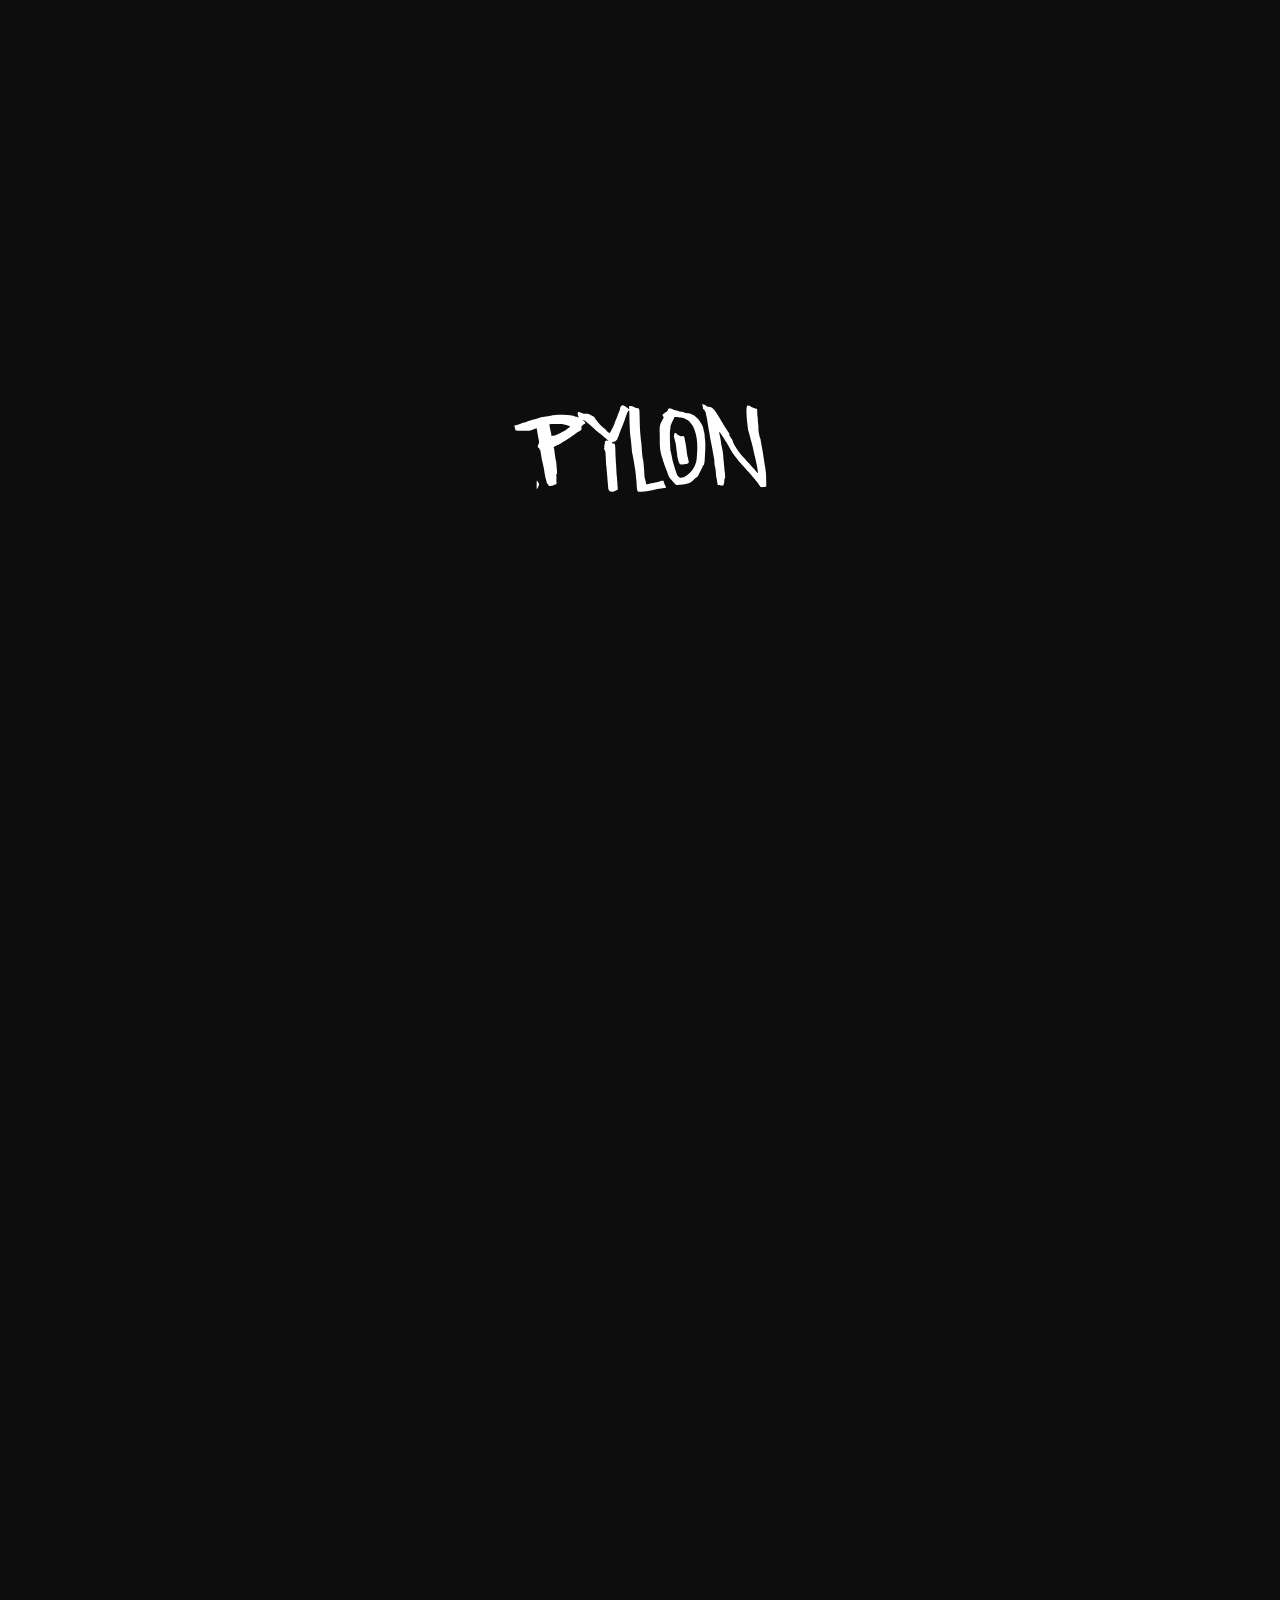
<file: index.html>
<!DOCTYPE html>
<html lang="en">
<head>
  <meta charset="UTF-8">
  <meta name="viewport" content="width=device-width, initial-scale=1.0">
  <title>PYLON PICTURES</title>
  <meta name="description" content="Pylon Pictures — commercial production, creative studio, director roster.">
  <link rel="preconnect" href="https://fonts.googleapis.com">
  <link rel="preconnect" href="https://fonts.gstatic.com" crossorigin>
  <link href="https://fonts.googleapis.com/css2?family=Archivo+Black&family=Archivo:wght@400;600;800&family=Bebas+Neue&family=IBM+Plex+Mono:wght@500&family=Playfair+Display:ital,wght@1,700&family=Syne:wght@800&family=Unbounded:wght@900&display=block" rel="stylesheet">
  <link rel="stylesheet" href="css/styles.css">
</head>
<body class="is-loading">

  <!-- ============================================================
       INTRO LOADER — logo flash sequence (Paragon-style)
       Sequence is driven by js/main.js -> LOGOS array.
       ============================================================ -->
  <div id="intro" aria-hidden="true">
    <div class="intro-stage" id="introStage"></div>
    <div class="intro-curtain" id="introCurtain"></div>
  </div>

  <!-- Hidden logo library. main.js clones these into the stage in order. -->
  <template id="logoLibrary">

    <!-- 01 · OPENING HOLD — Clean Striped Cone Icon -->
    <div class="logo" data-id="arch-traffic-cone">
      <img class="intro-vec" src="assets/images/intro/arch-traffic-cone.svg" alt="" decoding="sync">
    </div>

    <!-- 02 · Distressed Ring Stamp Totem -->
    <div class="logo" data-id="sk-stamp-ring-glyph">
      <img class="intro-vec" src="assets/images/intro/sk-stamp-ring-glyph.svg" alt="" decoding="sync">
    </div>

    <!-- 03 · Outlined Block Totem -->
    <div class="logo" data-id="sk-outline-block-glyph">
      <img class="intro-vec" src="assets/images/intro/sk-outline-block-glyph.svg" alt="" decoding="sync">
    </div>

    <!-- 04 · Bold Sumi Totem -->
    <div class="logo" data-id="sk-bold-totem-clean">
      <img class="intro-vec" src="assets/images/intro/sk-bold-totem-clean.svg" alt="" decoding="sync">
    </div>

    <!-- 05 · Heavy Dry-Brush Totem -->
    <div class="logo" data-id="sk-drybrush-totem">
      <img class="intro-vec" src="assets/images/intro/sk-drybrush-totem.svg" alt="" decoding="sync">
    </div>

    <!-- 06 · Minimal Brush Cone -->
    <div class="logo" data-id="sk-cone-a-clean">
      <img class="intro-vec" src="assets/images/intro/sk-cone-a-clean.svg" alt="" decoding="sync">
    </div>

    <!-- 07 · Cone + PYLON Stencil Lockup -->
    <div class="logo" data-id="sk-cone-pylon-lockup">
      <img class="intro-vec" src="assets/images/intro/sk-cone-pylon-lockup.svg" alt="" decoding="sync">
    </div>

    <!-- 08 · Illustrated Cone Character -->
    <div class="logo" data-id="sk-smoking-cone-char">
      <img class="intro-vec" src="assets/images/intro/sk-smoking-cone-char.svg" alt="" decoding="sync">
    </div>

    <!-- 09 · Sharp Hand-Cut 'PYLON' -->
    <div class="logo" data-id="sk-word-sharp-caps">
      <img class="intro-vec intro-vec--wide" src="assets/images/intro/sk-word-sharp-caps.svg" alt="" decoding="sync">
    </div>

    <!-- 10 · Heavy Block 'PYLON' -->
    <div class="logo" data-id="sk-word-heavy-slab">
      <img class="intro-vec intro-vec--wide" src="assets/images/intro/sk-word-heavy-slab.svg" alt="" decoding="sync">
    </div>

    <!-- 11 · Stacked Box Monogram -->
    <div class="logo" data-id="sk-word-stacked-box">
      <img class="intro-vec" src="assets/images/intro/sk-word-stacked-box.svg" alt="" decoding="sync">
    </div>

    <!-- 12 · Radial Burst 'PYLON' -->
    <div class="logo" data-id="sk-word-radial-burst">
      <img class="intro-vec" src="assets/images/intro/sk-word-radial-burst.svg" alt="" decoding="sync">
    </div>

    <!-- 13 · Lightning-Struck Tower -->
    <div class="logo" data-id="sk-tower-bolt-strike">
      <img class="intro-vec" src="assets/images/intro/sk-tower-bolt-strike.svg" alt="" decoding="sync">
    </div>

    <!-- 14 · Star-Truss Tower Sketch -->
    <div class="logo" data-id="sk-tower-star-frame">
      <img class="intro-vec" src="assets/images/intro/sk-tower-star-frame.svg" alt="" decoding="sync">
    </div>

    <!-- 15 · Orb-Crowned Truss Tower -->
    <div class="logo" data-id="sk-tower-orb-star">
      <img class="intro-vec" src="assets/images/intro/sk-tower-orb-star.svg" alt="" decoding="sync">
    </div>

    <!-- 16 · Tower w/ 'PYLON' Hidden in Base -->
    <div class="logo" data-id="sk-tower-pylon-legs">
      <img class="intro-vec" src="assets/images/intro/sk-tower-pylon-legs.svg" alt="" decoding="sync">
    </div>

    <!-- 17 · Low-Angle Tower + Powerlines -->
    <div class="logo" data-id="pdf-tower-wires-persp">
      <img class="intro-vec" src="assets/images/intro/pdf-tower-wires-persp.svg" alt="" decoding="sync">
    </div>

    <!-- 18 · Distressed Halftone Tower + Bolt -->
    <div class="logo" data-id="pdf-tower-grunge-bolt">
      <img class="intro-vec" src="assets/images/intro/pdf-tower-grunge-bolt.svg" alt="" decoding="sync">
    </div>

    <!-- FINAL · Pylon Totem Mark -->
    <div class="logo is-final" data-id="final">
      <svg class="final-mark" viewBox="0 0 512 512" width="132" height="132">
        <circle class="final-orb" cx="256" cy="105" r="36"/>
        <path class="final-body" fill-rule="evenodd" d="M231 160h50v45h75v32h-75v33h100v34H281l115 156h-56l-84-116-84 116h-56l115-156H131v-34h100v-33h-75v-32h75z"/>
      </svg>
    </div>

  </template>

  <!-- ============================================================
       SITE (placeholder landing — rebuilt step by step)
       ============================================================ -->
  <main id="site">
    <header class="nav">
      <div class="nav-left">
        <a href="#work" data-nav="work">Work</a>
        <a href="#who" data-nav="who">Who We Are</a>
        <a href="#roster" data-nav="roster">Roster</a>
      </div>
      <div class="nav-right">
        <a href="#contact" class="nav-cta" data-nav="contact">Contact</a>
      </div>
    </header>

    <section class="hero" id="top">
      <h1 class="sr-only">Pylon</h1>

      <!-- Looping reel placeholder: full-bleed, sits behind the knockout band -->
      <div class="hero-video-placeholder" id="heroVideo" role="img" aria-label="Hero showreel video placeholder">
        <span>Hero Showreel Video — Placeholder</span>
      </div>

      <!-- Paper strip behind nav -->
      <div class="hero-navstrip"></div>

      <!-- Knockout band: paper with PYLON cut out, reel shows through -->
      <svg class="hero-knockout" viewBox="0 0 1000 232" preserveAspectRatio="xMidYMin meet" aria-hidden="true">
        <defs>
          <mask id="pylonCut" maskUnits="userSpaceOnUse" x="0" y="0" width="1000" height="232">
            <rect width="1000" height="232" fill="#fff"/>
            <text x="500" y="214" text-anchor="middle"
                  textLength="968" lengthAdjust="spacingAndGlyphs"
                  font-family="Archivo Black, sans-serif" font-size="282"
                  fill="#000">PYLON</text>
          </mask>
        </defs>
        <rect width="1000" height="232" fill="#f4f3ef" mask="url(#pylonCut)"/>
      </svg>
    </section>

    <!-- ============================================================
         WORK  (placeholder — next build step)
         ============================================================ -->
    <section class="work" id="work">
      <div class="section-head">
        <span>Work</span>
        <span>01</span>
      </div>
      <div class="work-placeholder">Selected work — coming next</div>
    </section>

    <!-- ============================================================
         WHO WE ARE  (MOCK COPY — draft for Jackson/Mason review)
         ============================================================ -->
    <section class="who" id="who">
      <div class="section-head">
        <span>Who We Are</span>
        <span>02</span>
      </div>

      <h2 class="who-statement">
        Pylon Pictures is a Toronto production company. Directors, cinematographers, designers, producers and finishers <span class="hl">under one roof.</span>
      </h2>

      <div class="who-grid">
        <div class="who-copy">
          <p>We build commercials, music videos, narrative shorts and branded films from first treatment to final master. One ensemble carries the idea from the pitch deck to the grade, so nothing gets lost in the handoff.</p>
          <p>Eleven filmmakers, one studio. We keep crews nimble, decisions fast and the craft obsessive.</p>
        </div>

        <ol class="who-caps">
          <li><span>01</span>Commercial &amp; Branded Film</li>
          <li><span>02</span>Narrative &amp; Music Video</li>
          <li><span>03</span>Direction, Writing &amp; Treatments</li>
          <li><span>04</span>Production Design, Styling &amp; Props</li>
          <li><span>05</span>Camera, Lighting, Sound &amp; DIT</li>
          <li><span>06</span>Editorial, 3D/Graphics &amp; Colour</li>
        </ol>
      </div>

      <div class="who-stills">
        <div class="still-placeholder">Image 01 — Production Still Placeholder</div>
        <div class="still-placeholder">Image 02 — Production Still Placeholder</div>
        <div class="still-placeholder">Image 03 — Behind-the-Scenes Still Placeholder</div>
      </div>

      <div class="who-laurels">
        <div class="laurel-placeholder">Laurel / Award Image 01 — Placeholder</div>
        <div class="laurel-placeholder">Laurel / Award Image 02 — Placeholder</div>
        <div class="laurel-placeholder">Laurel / Award Image 03 — Placeholder</div>
      </div>
    </section>

    <!-- ============================================================
         ROSTER
         ============================================================ -->
    <section class="roster" id="roster">
      <div class="roster-head">
  <nav class="roster-filters" aria-label="Filter roster">
        <button type="button" data-filter="all" class="is-active">All</button>
        <button type="button" data-filter="director">Directors</button>
        <button type="button" data-filter="dp">Cinematographers</button>
        <button type="button" data-filter="producer">Producers &amp; AD</button>
        <button type="button" data-filter="writer">Writers</button>
        <button type="button" data-filter="post">Post &amp; Colour</button>
        <button type="button" data-filter="art">Art, Styling &amp; Design</button>
        <button type="button" data-filter="sound">Sound</button>
        <button type="button" data-filter="camera">Camera, DIT &amp; G&amp;E</button>
        <button type="button" data-filter="talent">Acting &amp; Casting</button>
      </nav>
        <span class="roster-count" id="rosterCount">11</span>
      </div>

      <ul class="roster-list">
      <li class="roster-row" data-roles="director dp writer post camera"><a class="roster-link" href="roster/mason-cline.html"><span class="roster-name">Mason Cline</span><span class="roster-craft">Director · Photographer · Writer</span></a></li>
      <li class="roster-row" data-roles="post sound art dp camera"><a class="roster-link" href="roster/jackson-mcmurdo.html"><span class="roster-name">Jackson McMurdo</span><span class="roster-craft">Post &amp; Colour · DIT · Sound · Graphics</span></a></li>
      <li class="roster-row" data-roles="dp camera post"><a class="roster-link" href="roster/dario-butera.html"><span class="roster-name">Dario Butera</span><span class="roster-craft">Director of Photography</span></a></li>
      <li class="roster-row" data-roles="art sound"><a class="roster-link" href="roster/jessica-binns.html"><span class="roster-name">Jessica Binns</span><span class="roster-craft">3D &amp; Graphics · Fabrication · Audio Mix</span></a></li>
      <li class="roster-row" data-roles="producer director camera"><a class="roster-link" href="roster/declan-mckenna.html"><span class="roster-name">Declan McKenna</span><span class="roster-craft">Executive Producer · Director · Gaffer</span></a></li>
      <li class="roster-row" data-roles="director writer talent dp post producer"><a class="roster-link" href="roster/maya-chariandy.html"><span class="roster-name">Maya Chariandy</span><span class="roster-craft">Director · Writer · Actor · Casting</span></a></li>
      <li class="roster-row" data-roles="director writer talent producer art"><a class="roster-link" href="roster/jordan-wong.html"><span class="roster-name">Jordan Wong</span><span class="roster-craft">Director · Actor · Writer · Production Design</span></a></li>
      <li class="roster-row" data-roles="art camera talent"><a class="roster-link" href="roster/dickson-ntiamoah.html"><span class="roster-name">Dickson Ntiamoah</span><span class="roster-craft">Costume &amp; Styling · Production Design</span></a></li>
      <li class="roster-row" data-roles="director writer art dp post camera talent"><a class="roster-link" href="roster/daniel-fusco.html"><span class="roster-name">Daniel Fusco</span><span class="roster-craft">Writer-Director · Editor · DP · Design</span></a></li>
      <li class="roster-row" data-roles="producer director dp"><a class="roster-link" href="roster/misan-edema.html"><span class="roster-name">Oritsemisan Edema</span><span class="roster-craft">Film &amp; Experiential Producer · 1st AD</span></a></li>
      <li class="roster-row" data-roles="producer"><a class="roster-link" href="roster/justin-tan.html"><span class="roster-name">Justin Tan</span><span class="roster-craft">Producer · Strategy &amp; Grants</span></a></li>
      </ul>
    </section>

    <!-- ============================================================
         CONTACT
         ============================================================ -->
    <footer class="contact" id="contact">
      <div class="section-head">
        <span>Contact</span>
        <span>04</span>
      </div>

      <div class="inquiry">
        <div class="inquiry-intro">
          <h2 class="inquiry-title">Start a project</h2>
          <p class="inquiry-lede">Tell us what you're making. Four quick steps and it lands straight with the Pylon team.</p>
          <ol class="inquiry-progress" id="inqProgress" aria-label="Inquiry steps">
            <li class="is-current"><span>01</span>Interest</li>
            <li><span>02</span>Project</li>
            <li><span>03</span>Brief</li>
            <li><span>04</span>You</li>
          </ol>
        </div>

        <form class="inquiry-form" id="inquiryForm" novalidate>
          <input type="text" name="_gotcha" tabindex="-1" autocomplete="off" hidden>

          <!-- STEP 01 — Interest -->
          <fieldset class="inq-step is-active" data-step="1">
            <legend class="inq-q" tabindex="-1">What can we make for you?</legend>
            <p class="inq-hint">Pick everything that applies.</p>
            <div class="inq-options inq-options--grid" data-group="interests" data-required="true">
              <label class="inq-opt"><input type="checkbox" name="interests" value="Commercial / Branded Film"><span>Commercial &amp; Branded Film</span></label>
              <label class="inq-opt"><input type="checkbox" name="interests" value="Music Video"><span>Music Video</span></label>
              <label class="inq-opt"><input type="checkbox" name="interests" value="Narrative / Short Film"><span>Narrative &amp; Short Film</span></label>
              <label class="inq-opt"><input type="checkbox" name="interests" value="Documentary"><span>Documentary</span></label>
              <label class="inq-opt"><input type="checkbox" name="interests" value="Photography / Stills"><span>Photography &amp; Stills</span></label>
              <label class="inq-opt"><input type="checkbox" name="interests" value="Post-Production / Edit / Colour / Sound"><span>Post: Edit, Colour &amp; Sound</span></label>
              <label class="inq-opt"><input type="checkbox" name="interests" value="Design / 3D / Titles"><span>Design, 3D &amp; Titles</span></label>
              <label class="inq-opt"><input type="checkbox" name="interests" value="Crew Hire"><span>Crew Hire (DP, Gaffer, AD&hellip;)</span></label>
              <label class="inq-opt"><input type="checkbox" name="interests" value="Something else"><span>Something Else</span></label>
            </div>
          </fieldset>

          <!-- STEP 02 — Project -->
          <fieldset class="inq-step" data-step="2" hidden>
            <legend class="inq-q" tabindex="-1">Tell us about the project.</legend>

            <div class="inq-field">
              <label for="inqProject">Project or brand name</label>
              <input type="text" id="inqProject" name="project" placeholder="e.g. Spring campaign, new single, short film">
            </div>

            <div class="inq-field">
              <span class="inq-label" id="inqBudgetLabel">Budget range (CAD)</span>
              <div class="inq-options" data-group="budget" role="radiogroup" aria-labelledby="inqBudgetLabel">
                <label class="inq-opt inq-opt--pill"><input type="radio" name="budget" value="Under $5k"><span>Under $5k</span></label>
                <label class="inq-opt inq-opt--pill"><input type="radio" name="budget" value="$5k–$15k"><span>$5k&ndash;$15k</span></label>
                <label class="inq-opt inq-opt--pill"><input type="radio" name="budget" value="$15k–$50k"><span>$15k&ndash;$50k</span></label>
                <label class="inq-opt inq-opt--pill"><input type="radio" name="budget" value="$50k+"><span>$50k+</span></label>
                <label class="inq-opt inq-opt--pill"><input type="radio" name="budget" value="Not sure yet"><span>Not sure yet</span></label>
              </div>
            </div>

            <div class="inq-field">
              <span class="inq-label" id="inqTimelineLabel">Timeline</span>
              <div class="inq-options" data-group="timeline" role="radiogroup" aria-labelledby="inqTimelineLabel">
                <label class="inq-opt inq-opt--pill"><input type="radio" name="timeline" value="ASAP / within a month"><span>Within a month</span></label>
                <label class="inq-opt inq-opt--pill"><input type="radio" name="timeline" value="1–3 months"><span>1&ndash;3 months</span></label>
                <label class="inq-opt inq-opt--pill"><input type="radio" name="timeline" value="3+ months"><span>3+ months</span></label>
                <label class="inq-opt inq-opt--pill"><input type="radio" name="timeline" value="Flexible"><span>Flexible</span></label>
              </div>
            </div>

            <div class="inq-field">
              <label for="inqDates">Key dates <em>(optional)</em></label>
              <input type="text" id="inqDates" name="key_dates" placeholder="Shoot window, release date, deadline">
            </div>
          </fieldset>

          <!-- STEP 03 — Brief -->
          <fieldset class="inq-step" data-step="3" hidden>
            <legend class="inq-q" tabindex="-1">What's the idea?</legend>

            <div class="inq-field">
              <label for="inqMessage">Brief &amp; notes *</label>
              <textarea id="inqMessage" name="message" rows="5" required placeholder="What you're making, who it's for, deliverables, the feeling you're after&hellip;"></textarea>
            </div>

            <div class="inq-field">
              <label for="inqLinks">Links <em>(optional)</em></label>
              <input type="text" id="inqLinks" name="links" placeholder="Treatment, moodboard, references, track">
            </div>

            <div class="inq-field">
              <label for="inqArtist">Anyone specific you'd like to work with?</label>
              <select id="inqArtist" name="preferred_artist">
                <option value="Pylon to recommend">No preference: Pylon recommends</option>
                <option>Mason Cline</option>
                <option>Jackson McMurdo</option>
                <option>Dario Butera</option>
                <option>Jessica Binns</option>
                <option>Declan McKenna</option>
                <option>Maya Chariandy</option>
                <option>Jordan Wong</option>
                <option>Dickson Ntiamoah</option>
                <option>Daniel Fusco</option>
                <option>Oritsemisan Edema</option>
                <option>Justin Tan</option>
              </select>
            </div>
          </fieldset>

          <!-- STEP 04 — You -->
          <fieldset class="inq-step" data-step="4" hidden>
            <legend class="inq-q" tabindex="-1">Where do we reach you?</legend>

            <div class="inq-row">
              <div class="inq-field">
                <label for="inqName">Name *</label>
                <input type="text" id="inqName" name="name" autocomplete="name" required>
              </div>
              <div class="inq-field">
                <label for="inqEmail">Email *</label>
                <input type="email" id="inqEmail" name="email" autocomplete="email" required>
              </div>
            </div>

            <div class="inq-row">
              <div class="inq-field">
                <label for="inqCompany">Company / Agency <em>(optional)</em></label>
                <input type="text" id="inqCompany" name="company" autocomplete="organization">
              </div>
              <div class="inq-field">
                <label for="inqPhone">Phone <em>(optional)</em></label>
                <input type="tel" id="inqPhone" name="phone" autocomplete="tel">
              </div>
            </div>

            <div class="inq-field">
              <label for="inqReferral">How did you find us? <em>(optional)</em></label>
              <input type="text" id="inqReferral" name="referral" placeholder="Instagram, referral, saw a project&hellip;">
            </div>
          </fieldset>

          <!-- DONE -->
          <div class="inq-done" id="inqDone" hidden tabindex="-1">
            <p class="inq-q">Thanks. It's with us.</p>
            <p class="inq-hint">Someone from the Pylon team will reply within two business days.</p>
            <button type="button" class="inq-btn inq-btn--ghost" id="inqRestart">Send another</button>
          </div>

          <div class="inq-nav" id="inqNav">
            <button type="button" class="inq-btn inq-btn--ghost" id="inqBack" hidden>&larr; Back</button>
            <span class="inq-count" id="inqCount">Step 1 of 4</span>
            <button type="button" class="inq-btn" id="inqNext">Next &rarr;</button>
            <button type="submit" class="inq-btn" id="inqSubmit" hidden>Send inquiry</button>
          </div>
          <p class="inq-status" id="inqStatus" role="status" aria-live="polite"></p>
        </form>
      </div>

      <div class="contact-meta">
        <span>Toronto, ON</span>
        <span>&copy; 2026 Pylon Pictures &nbsp;&middot;&nbsp; <a href="portal/" style="color:inherit; text-decoration:none; opacity:0.65;">Crew Portal</a></span>
      </div>
    </footer>
  </main>

  <script src="js/analytics.js"></script>
  <script src="js/main.js"></script>
  <script src="js/roster.js"></script>
  <script src="js/inquiry.js"></script>
  <!-- Cloudflare Web Analytics --><script type='module' src='https://static.cloudflareinsights.com/beacon.min.js' data-cf-beacon='{"token": "98823fa98d0c4355a6c3892e8f8ccb8b"}'></script><!-- End Cloudflare Web Analytics -->
</body>
</html>
</file>
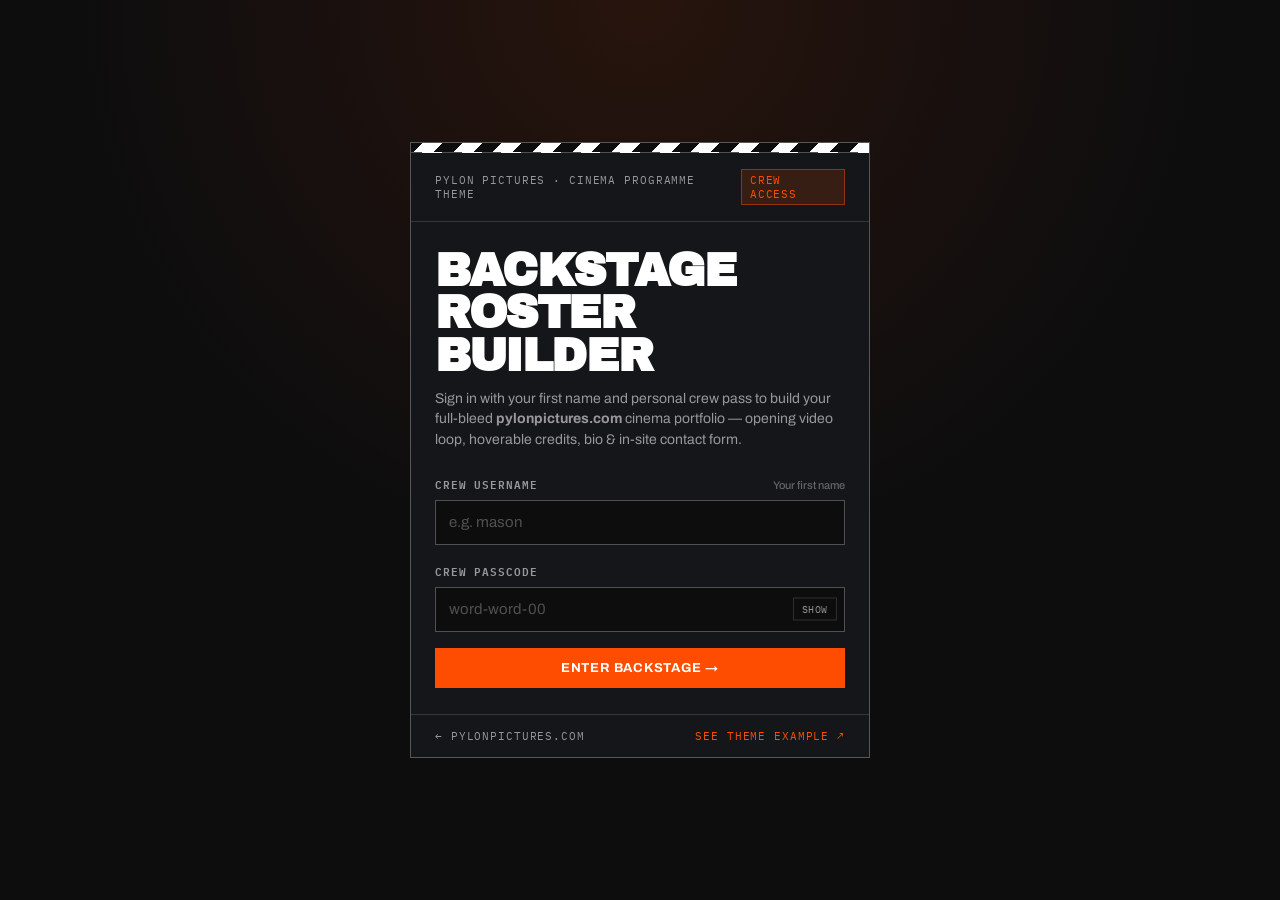
<file: portal/index.html>
<!DOCTYPE html>
<html lang="en">
<head>
  <meta charset="UTF-8">
  <meta name="viewport" content="width=device-width, initial-scale=1.0">
  <title>Backstage Roster Builder — PYLON PICTURES</title>
  <meta name="robots" content="noindex, nofollow">
  <link rel="preconnect" href="https://fonts.googleapis.com">
  <link rel="preconnect" href="https://fonts.gstatic.com" crossorigin>
  <link href="https://fonts.googleapis.com/css2?family=Archivo+Black&family=Archivo:wght@400;500;600;700;800&family=IBM+Plex+Mono:wght@400;500;600&display=swap" rel="stylesheet">
  <link rel="stylesheet" href="styles.css">
</head>
<body>

  <!-- ============================================================
       CREW LOGIN GATE
       ============================================================ -->
  <section class="gate" id="loginGate">
    <div class="pass-card">
      <div class="pass-stripes" aria-hidden="true"></div>
      <div class="pass-head mono">
        <span>Pylon Pictures · Cinema Programme Theme</span>
        <span class="pass-badge">Crew Access</span>
      </div>
      <div class="pass-body">
        <h1 class="pass-title">Backstage<br>Roster Builder</h1>
        <p class="pass-sub">Sign in with your first name and personal crew pass to build your full-bleed <strong>pylonpictures.com</strong> cinema portfolio — opening video loop, hoverable credits, bio &amp; in-site contact form.</p>

        <form class="pass-form" id="loginForm" autocomplete="on">
          <div class="field">
            <label for="loginUser">Crew Username <span class="hint-inline">Your first name</span></label>
            <input class="input" id="loginUser" name="username" type="text" placeholder="e.g. mason" autocomplete="username" required>
          </div>
          <div class="field">
            <label for="loginPass">Crew Passcode</label>
            <div class="pw-wrap">
              <input class="input" id="loginPass" name="password" type="password" placeholder="word-word-00" autocomplete="current-password" required>
              <button type="button" class="pw-toggle" id="pwToggle">Show</button>
            </div>
          </div>
          <div class="gate-error" id="loginError" hidden>Incorrect first name or crew passcode. Check your DM from Jackson.</div>
          <button type="submit" class="btn btn-primary" style="width:100%;">Enter Backstage &rarr;</button>
        </form>
      </div>
      <div class="pass-foot mono">
        <a href="../index.html?skip">&larr; pylonpictures.com</a>
        <a href="../roster/jackson-mcmurdo.html" target="_blank" rel="noopener" style="color:var(--orange);">See Theme Example &nearr;</a>
      </div>
    </div>
  </section>

  <!-- ============================================================
       MAIN BUILDER WORKSPACE
       ============================================================ -->
  <div class="portal" id="portalApp" hidden>
    <header class="topbar">
      <div class="topbar-left">
        <a class="brand-mark" href="../index.html?skip">PYLON<span>.</span>BACKSTAGE</a>
        <span class="crew-chip mono" id="activeCrewChip">—</span>
        <select class="admin-switcher" id="adminMemberSwitch" title="Admin: Preview/Edit Member" hidden></select>
        <span class="save-status mono" id="saveStatus">
          <span class="status-dot" id="statusDot"></span>
          <span id="statusText">Ready</span>
        </span>
      </div>
      <div class="topbar-right">
        <button type="button" class="btn btn-sm" id="expandPreviewBtn" title="Open full-size interactive preview">Fullscreen Preview</button>
        <button type="button" class="btn btn-sm" id="togglePreviewBtn">Toggle Sidebar</button>
        <button type="button" class="btn btn-sm" id="exportHtmlBtn" hidden title="Admin: Export ready-to-deploy HTML page">Export HTML</button>
        <button type="button" class="btn btn-sm" id="exportJsonBtn" title="Download backup JSON">Export JSON</button>
        <button type="button" class="btn btn-sm btn-primary" id="syncNowBtn">Save &amp; Sync</button>
        <button type="button" class="btn btn-sm" id="logoutBtn">Log Out</button>
      </div>
    </header>

    <div class="workspace with-preview" id="workspaceGrid">
      <!-- LEFT STEP RAIL -->
      <aside class="rail">
        <div class="progress-box">
          <div class="progress-top mono">
            <span>Theme Readiness</span>
            <strong id="readinessPct">0%</strong>
          </div>
          <div class="progress-track">
            <div class="progress-fill" id="readinessFill"></div>
          </div>
        </div>

        <ul class="step-nav" id="stepNav"></ul>

        <div class="rail-note">
          Every Pylon member page now runs on our unified <strong>Full-Bleed Cinema Programme</strong> theme (<a href="../roster/jackson-mcmurdo.html" target="_blank" rel="noopener" style="color:var(--orange);">see Jackson's live page &nearr;</a>). Hover and click inside the preview on the right anytime to test your page.
        </div>
      </aside>

      <!-- CENTER STEP STAGE -->
      <main class="stage">
        <div class="step-header">
          <div class="step-kicker mono" id="stepKicker">Step 01 of 07</div>
          <h2 class="step-title" id="stepTitle">—</h2>
          <p class="step-desc" id="stepDesc">—</p>
        </div>

        <div class="form-stack" id="stepBody"></div>

        <div class="step-footer">
          <button type="button" class="btn" id="prevStepBtn">&larr; Previous</button>
          <div class="step-footer-right">
            <button type="button" class="btn" id="saveStepOnlyBtn">Save Draft</button>
            <button type="button" class="btn btn-primary" id="nextStepBtn">Save &amp; Next Step &rarr;</button>
          </div>
        </div>
      </main>

      <!-- RIGHT LIVE CINEMA THEME PREVIEW -->
      <aside class="preview-pane" id="previewPane">
        <div class="preview-head mono">
          <span>Interactive Theme Preview</span>
          <div class="preview-head-actions">
            <a href="../roster/jackson-mcmurdo.html" target="_blank" rel="noopener" class="preview-ref-link">Theme Ref &nearr;</a>
            <button type="button" class="preview-expand-chip mono" id="sidebarExpandBtn">Expand &nearr;</button>
          </div>
        </div>

        <div class="preview-tabs mono" id="previewTabBar">
          <button type="button" class="preview-tab is-active" data-pview="home">Work (Screen)</button>
          <button type="button" class="preview-tab" data-pview="information">Information</button>
          <button type="button" class="preview-tab" data-pview="contact">Contact Form</button>
        </div>

        <!-- Miniature 16:10 Interactive Cinema Stage -->
        <div class="cinema-stage-wrap" id="sidebarStageMount">
          <div class="cinema-stage" id="cinemaStage" data-pview="home">
            <div class="cs-screen">
              <img class="cs-still" id="csStill" alt="" style="visibility:hidden">
              <video class="cs-video is-hidden" id="csVideo" muted loop playsinline autoplay></video>
              <div class="cs-embed-loop is-hidden" id="csEmbedLoop" aria-hidden="true"></div>
              <div class="cs-veil" id="csVeil"></div>
              <div class="cs-shade"></div>
            </div>

            <!-- 12-Col Masthead inside Stage -->
            <header class="cs-mast">
              <div class="cs-name" id="csName" title="Click to reset to opening loop">Mason Cline</div>
              <div class="cs-role">
                <span id="csRoleLine">Director · Photographer · Writer</span>
                <span class="cs-loc" id="csLocation">Toronto</span>
              </div>
              <nav class="cs-nav">
                <span class="cs-nav-back">&larr; Roster</span>
                <button type="button" data-csnav="home" class="is-on">Work</button>
                <button type="button" data-csnav="information">Information</button>
                <button type="button" data-csnav="contact">Contact</button>
              </nav>
            </header>

            <!-- HOME VIEW: Bottom-left Programme + Hover Cue -->
            <div class="cs-programme" id="csProgramme">
              <ol class="cs-list" id="csList"></ol>
              <div class="cs-cue is-off" id="csCue">
                <div class="cs-cue-kind" id="csCueKind"></div>
                <div class="cs-cue-roles" id="csCueRoles"></div>
                <button type="button" class="cs-cue-watch" id="csCueWatch">Watch film</button>
                <span class="cs-cue-line"></span>
              </div>
            </div>

            <!-- FILM PLAYER VIEW -->
            <div class="cs-film" id="csFilm">
              <div class="cs-film-frame" id="csFilmFrame"></div>
              <div class="cs-film-strip">
                <div class="cs-film-title"><i id="csFilmNo">01</i><span id="csFilmTitle">—</span></div>
                <div class="cs-film-kind" id="csFilmKind">—</div>
                <div class="cs-film-roles" id="csFilmRoles">—</div>
                <div class="cs-film-actions">
                  <button type="button" id="csFilmNext">Next</button>
                  <button type="button" id="csFilmClose">Close</button>
                </div>
              </div>
            </div>

            <!-- INFORMATION OVERLAY VIEW -->
            <div class="cs-info" id="csInfo">
              <div class="cs-info-inner">
                <div class="cs-info-bio-band">
                  <div class="cs-band-label">Biography</div>
                  <div class="cs-bio-content">
                    <div class="cs-bio-sub" id="csBioSub">Pylon Pictures</div>
                    <div class="cs-bio-text" id="csBioText">Your artist biography appears here...</div>
                  </div>
                </div>

                <div class="cs-facts-grid" id="csFactsGrid"></div>

                <div class="cs-sponsors-band" id="csSponsorsBand" hidden></div>

                <div class="cs-index-band">
                  <div class="cs-band-label" style="margin-bottom:6px;">Selected Credits Index</div>
                  <div id="csIndexRows"></div>
                </div>
              </div>
            </div>

            <!-- IN-SITE CONTACT FORM VIEW -->
            <div class="cs-contact" id="csContact">
              <div class="cs-contact-inner">
                <div class="cs-contact-left">
                  <div class="cs-contact-kicker">Direct Inquiry</div>
                  <div class="cs-contact-heading" id="csContactHeading">Work with Mason</div>
                  <div class="cs-contact-note" id="csContactNote">Commercial direction, narrative, music video, or Pylon production inquiries. Sends directly from this page.</div>
                  <div class="cs-copy-pill" id="csCopyEmail">mason@pylonpictures.com · Copy</div>
                </div>
                <div class="cs-contact-right">
                  <div class="cs-fake-row">
                    <div class="cs-fake-field"><span>Your Name *</span><i>Jane Doe</i></div>
                    <div class="cs-fake-field"><span>Your Email *</span><i>jane@agency.com</i></div>
                  </div>
                  <div class="cs-fake-row">
                    <div class="cs-fake-field"><span>Project / Production</span><i>Brand Campaign...</i></div>
                    <div class="cs-fake-field"><span>Target Timeline</span><i>Q1 2027</i></div>
                  </div>
                  <div class="cs-fake-scopes">
                    <span>Disciplines Needed</span>
                    <div class="cs-scope-chips" id="csScopeChips"></div>
                  </div>
                  <div class="cs-fake-field"><span>Project Brief &amp; Notes *</span><i>Share links, deliverables, or schedule details...</i></div>
                  <div><span class="cs-send-btn">Send Inquiry</span></div>
                </div>
              </div>
            </div>

          </div>
        </div>

        <p class="preview-hint mono" id="previewHint">Tip: Hover any numbered credit in the frame above to test the cue bar &amp; background swap, or click to test the player.</p>

        <!-- Theme Component Checklist -->
        <div class="theme-checklist" id="themeChecklist"></div>

        <div class="preview-foot mono">
          <span id="mockUrl">pylonpictures.com/roster/—</span>
          <a id="liveSiteLink" href="../roster/jackson-mcmurdo.html" target="_blank" rel="noopener" style="color:var(--orange); text-decoration:none;">Current Live URL &nearr;</a>
        </div>
      </aside>
    </div>
  </div>

  <!-- FULLSCREEN INTERACTIVE CINEMA MODAL -->
  <div class="fs-modal" id="fsModal" hidden>
    <div class="fs-modal-bar mono">
      <span>Fullscreen Cinema Theme Preview &middot; <strong id="fsMemberName" style="color:var(--white);">—</strong></span>
      <div class="fs-modal-actions">
        <span>Hover credits, click a film, or switch Work / Information / Contact</span>
        <button type="button" class="btn btn-sm btn-primary" id="closeFsModalBtn">Close Fullscreen (Esc)</button>
      </div>
    </div>
    <div class="fs-stage-host" id="fsStageMount"></div>
  </div>

  <div class="toast" id="toast" role="status" aria-live="polite">Saved</div>

  <script src="../js/analytics.js"></script>
  <script src="app.js"></script>
  <!-- Cloudflare Web Analytics --><script type='module' src='https://static.cloudflareinsights.com/beacon.min.js' data-cf-beacon='{"token": "98823fa98d0c4355a6c3892e8f8ccb8b"}'></script><!-- End Cloudflare Web Analytics -->
</body>
</html>
</file>
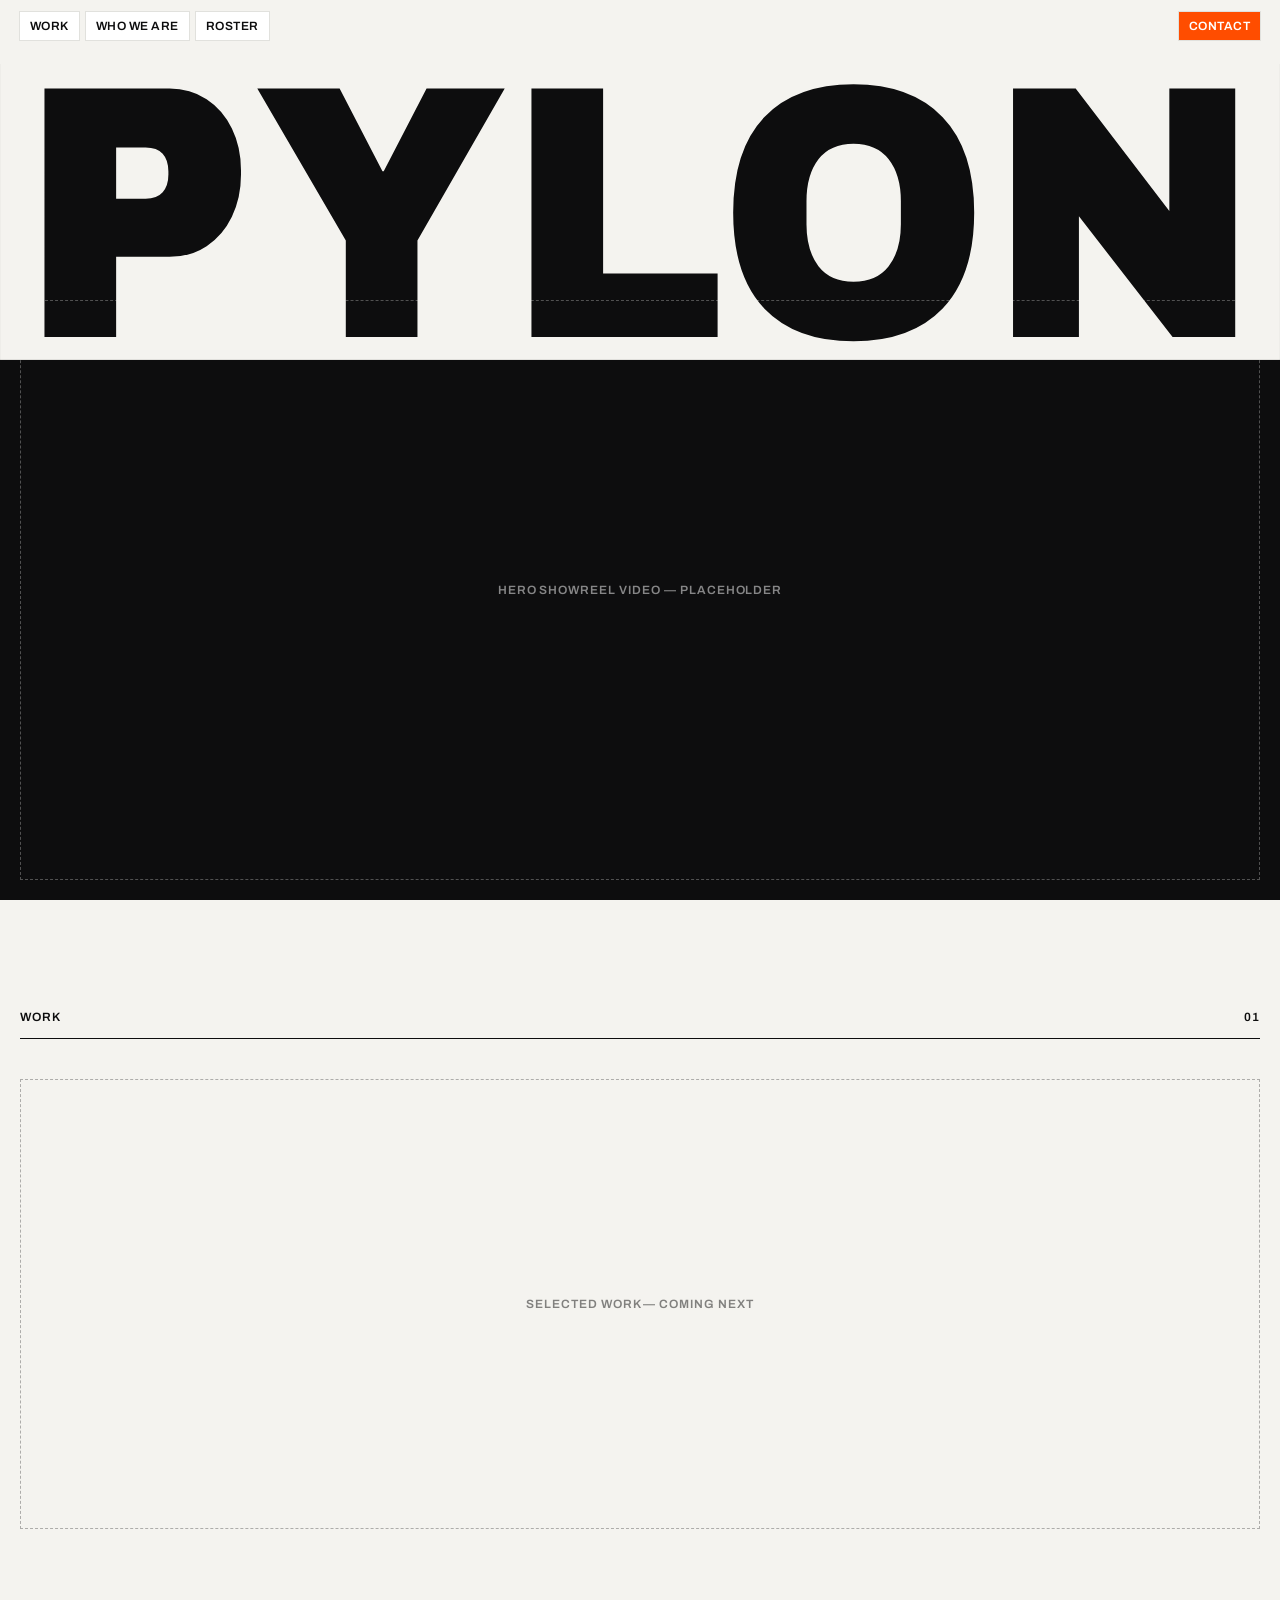
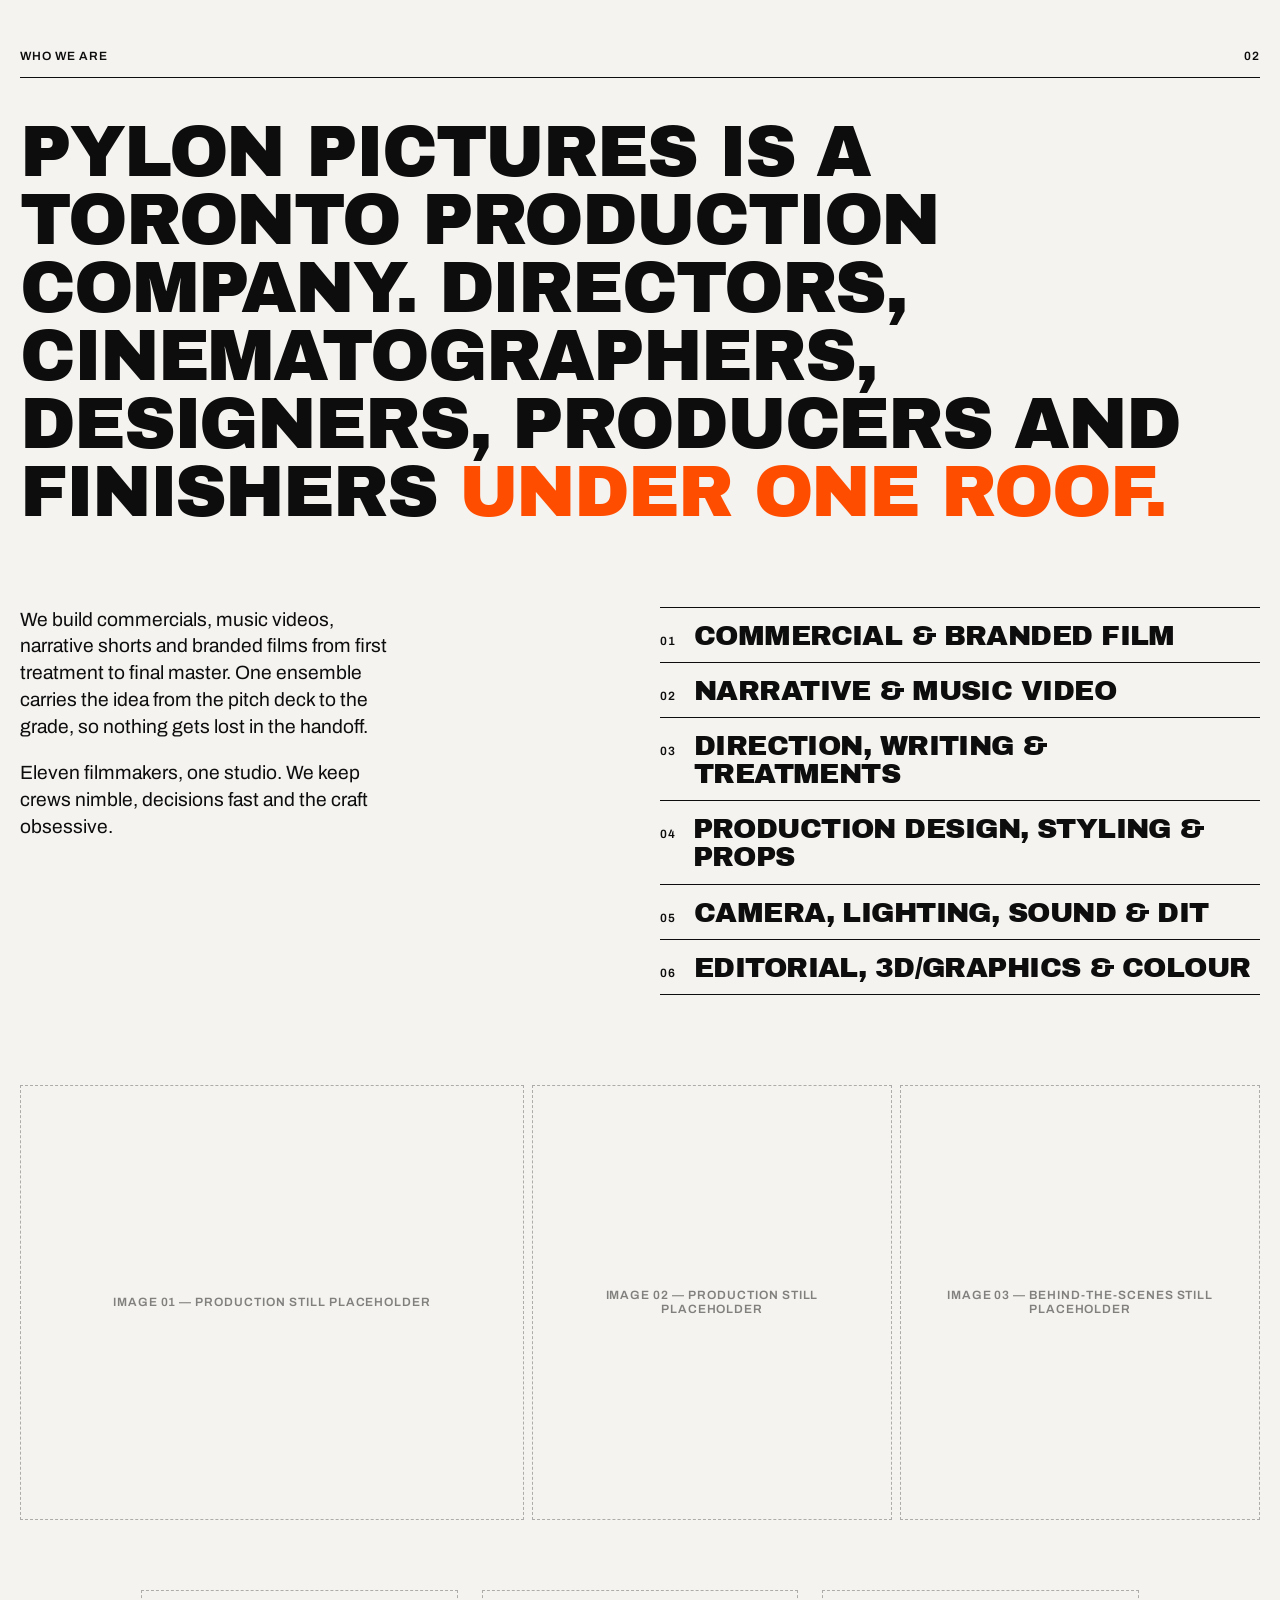
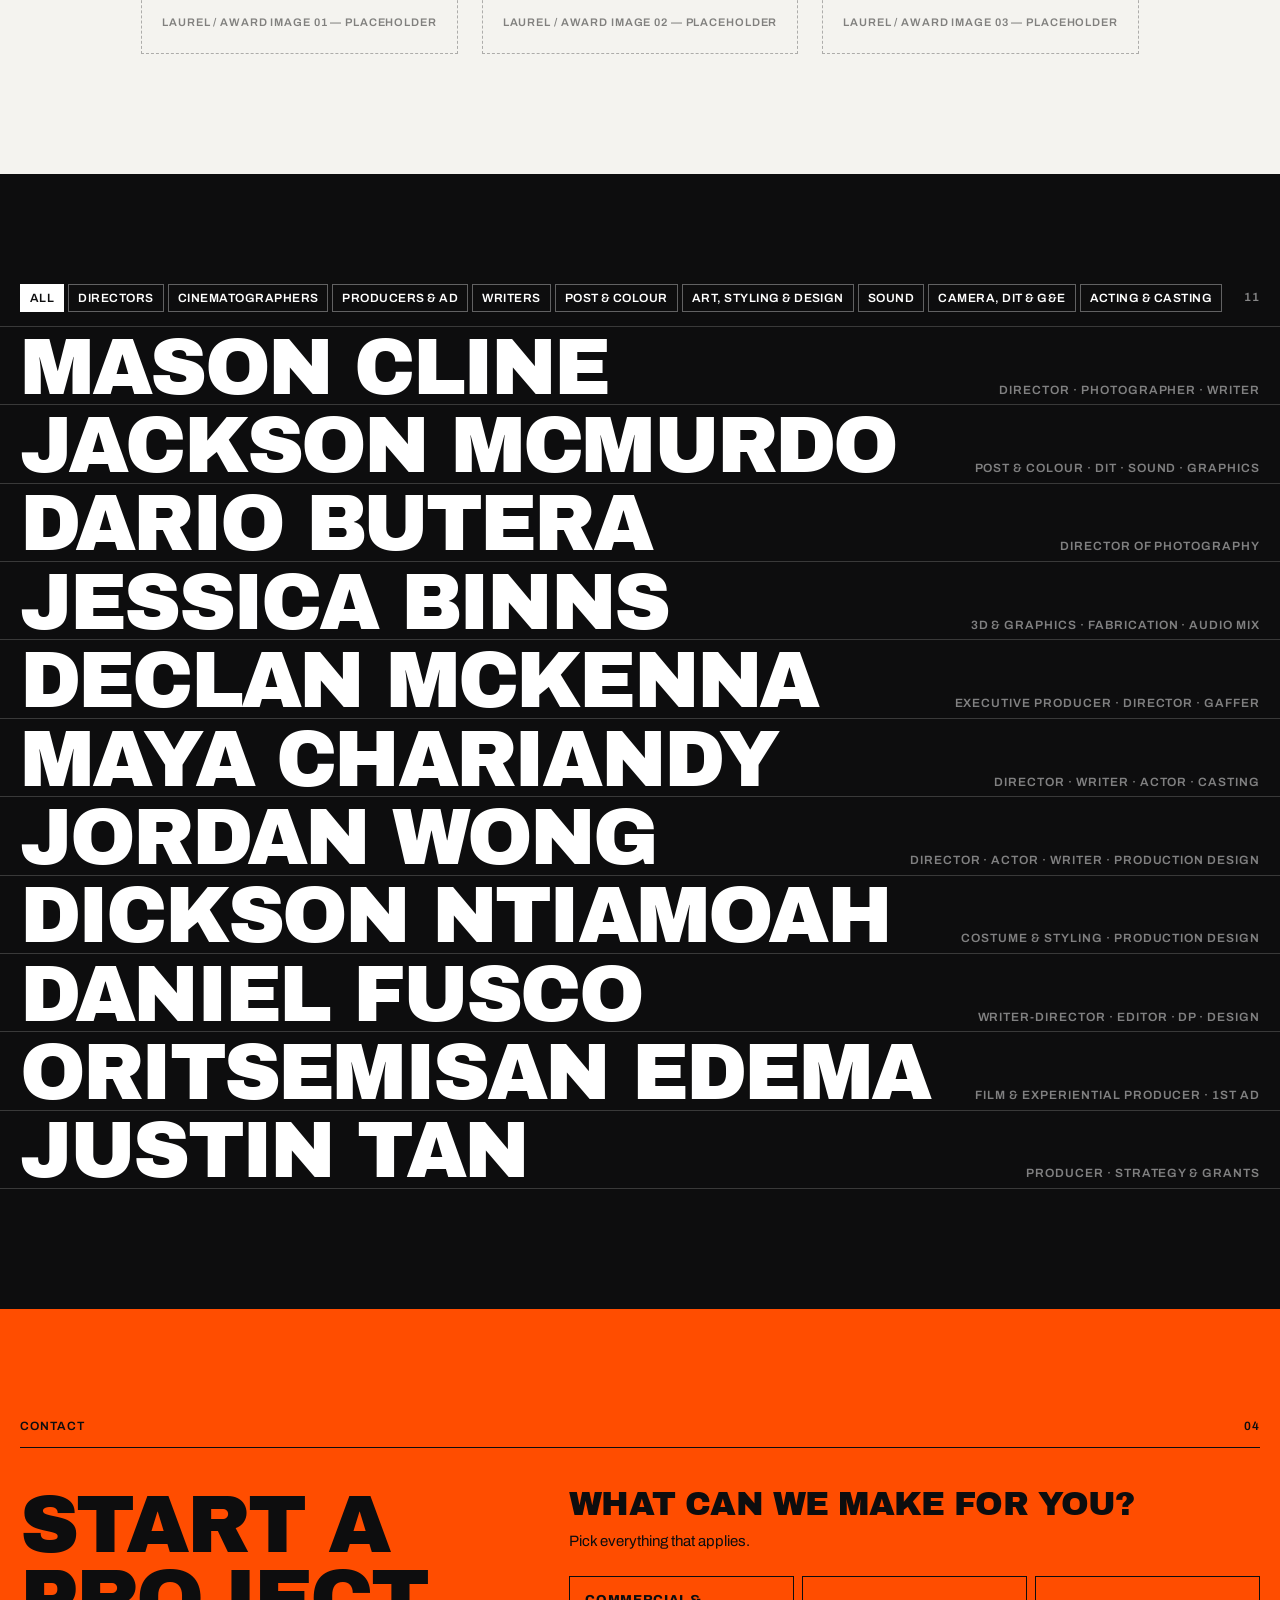
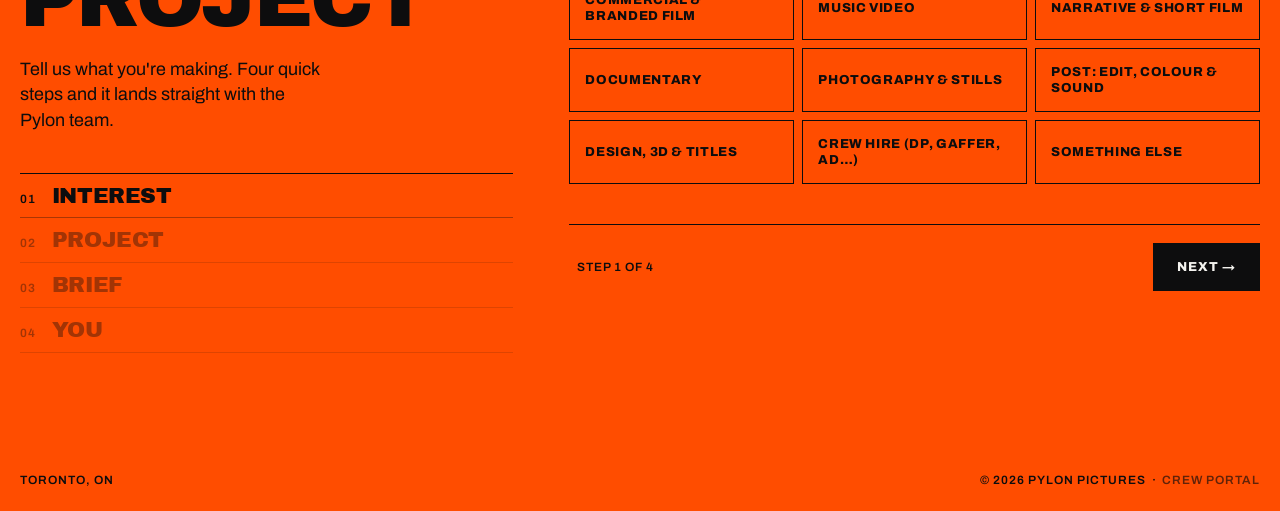
<file: roster.html>
<!DOCTYPE html>
<html lang="en">
<head>
  <meta charset="UTF-8">
  <title>Roster — PYLON</title>
  <!-- Roster now lives on the one-page site. Keeps old links + ?role= filters working. -->
  <script>
    (function () {
      var q = new URLSearchParams(location.search);
      q.set('skip', '');
      location.replace('index.html?' + q.toString().replace('skip=', 'skip') + '#roster');
    })();
  </script>
  <meta http-equiv="refresh" content="0; url=index.html?skip#roster">
</head>
<body style="background:#0d0d0e"></body>
</html>
</file>
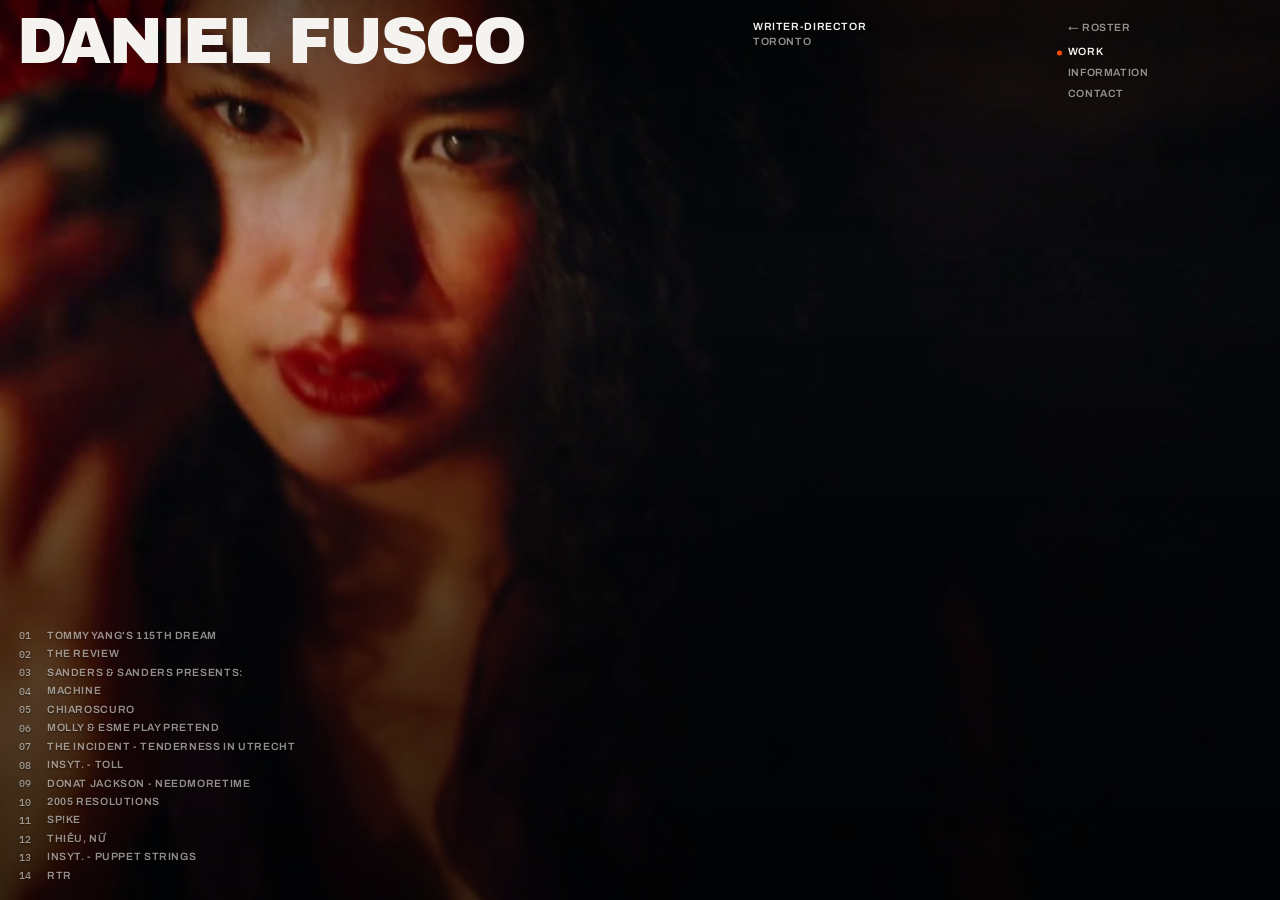
<file: roster/daniel-fusco.html>
<!DOCTYPE html>
<html lang="en" class="js">
<head>
  <meta charset="UTF-8">
  <meta name="viewport" content="width=device-width, initial-scale=1.0, viewport-fit=cover">
  <title>Daniel Fusco — PYLON PICTURES</title>
  <meta name="description" content="Daniel Fusco — Writer-Director at Pylon Pictures, Toronto.">
  <meta name="theme-color" content="#000000">
  <link rel="preconnect" href="https://fonts.googleapis.com">
  <link rel="preconnect" href="https://fonts.gstatic.com" crossorigin>
  <link href="https://fonts.googleapis.com/css2?family=Archivo+Black&family=Archivo:wght@400;600;800&family=IBM+Plex+Mono:wght@500&display=swap" rel="stylesheet">
  <link rel="stylesheet" href="../css/portfolio.css">
</head>
<body class="page-portfolio is-opening" data-view="home">

  <!-- Full-bleed cinema screen: opening showreel loop & hovered project plates -->
  <div class="screen" id="screen" aria-hidden="true">
    <div class="plates" id="plates"></div>
    <div class="veil" id="veil"></div>
    <div class="shade" id="shade"></div>
  </div>

  <!-- Custom cursor over live cinema screen -->
  <p class="pointer" id="pointer" aria-hidden="true">Watch film</p>

  <!-- 12-Column Pylon Artist Masthead -->
  <header class="mast">
    <h1 class="mast-name">
      <a href="#/">
        <span class="mast-name__clip">
          <span class="mast-name__word" id="artistNameWord">Daniel Fusco</span>
        </span>
      </a>
    </h1>

    <p class="mast-role">
      <span id="artistRoleTitle">Writer-Director</span>
      <span class="mast-role__loc" id="artistRoleLoc">Toronto</span>
    </p>

    <nav class="mast-nav" aria-label="Portfolio navigation">
      <a href="../index.html?skip#roster" class="mast-nav__back">&larr; Roster</a>
      <a href="#/" data-nav="work" class="is-on">Work</a>
      <a href="#/information" data-nav="information">Information</a>
      <a href="#/contact" data-nav="contact">Contact</a>
    </nav>
  </header>

  <!-- HOME VIEW: Bottom-left numbered programme list + sliding horizontal cue bar -->
  <main class="programme" id="programme">
    <ol class="programme-list" id="programmeList" aria-label="Selected credits"></ol>

    <div class="cue is-off" id="cue">
      <span class="cue__line"><i id="cueBar"></i></span>
      <p class="cue__kind" id="cueKind"></p>
      <p class="cue__roles" id="cueRoles"></p>
      <a class="cue__watch" id="cueWatch" href="#/">Watch film</a>
    </div>
  </main>

  <!-- FILM VIEW: Click-into project player & bottom credit strip -->
  <section class="film" id="filmView" aria-label="Film player">
    <div class="film__frame" id="filmFrame"></div>
    <div class="film-strip">
      <p class="film-strip__title"><i id="filmNo"></i><span id="filmTitle"></span></p>
      <p class="film-strip__kind" id="filmKind"></p>
      <p class="film-strip__roles" id="filmRoles"></p>
      <p class="film-strip__nav">
        <a href="#/" id="filmPrev">Prev</a>
        <a href="#/" id="filmNext">Next film</a>
        <a href="#/" id="filmClose">Close</a>
      </p>
    </div>
  </section>

  <!-- INFORMATION VIEW: Biography, disciplines, lanes & index -->
  <section class="info" id="infoView" aria-label="Information" tabindex="-1">
    <div class="info__inner">

      <div class="band band--bio">
        <h2 class="band__label">Biography</h2>
        <div class="bio">
          <p class="bio__sub" id="bioSub">Director, Writer, Editor, Cinematographer, Gaffer · Pylon Pictures</p>
          <div id="bioBody"></div>
        </div>
      </div>

      <div class="band band--facts" id="factsGrid"></div>

      <div class="band band--index">
        <h2 class="band__label">Selected Credits Index</h2>
        <ol class="index-list" id="indexList"></ol>
      </div>

      <div class="band band--foot">
        <p>&copy; 2026 Pylon Pictures &middot; Toronto, ON</p>
        <button type="button" id="toTopBtn">Back to top &uarr;</button>
      </div>

    </div>
  </section>

  <!-- CONTACT VIEW: In-site inquiry form (no mailto popup) -->
  <section class="contact-view" id="contactView" aria-label="Contact" tabindex="-1">
    <div class="contact-view__inner contact-grid">

      <div class="contact-meta">
        <p class="contact-meta__label">Direct Inquiry</p>
        <h2 class="contact-meta__heading" id="contactArtistHeading">Work with Daniel</h2>
        <p class="contact-meta__detail">
          Commercial production, music videos, narrative projects, or direct craft inquiries for Daniel Fusco. Sends directly from this page.
        </p>
        <button type="button" class="copy-email-btn" id="copyEmailBtn" title="Copy email address">
          <span id="copyEmailLabel">daniel@pylonpictures.com</span>
          <span>&middot; Copy</span>
        </button>
      </div>

      <div class="contact-form-wrap">
        <form class="contact-form" id="portfolioContactForm" novalidate>
          <input type="text" name="_gotcha" tabindex="-1" autocomplete="off" hidden>
          <input type="hidden" name="scopes" id="contactScopesInput" value="">

          <div class="field">
            <label for="cfName">Your Name *</label>
            <input type="text" id="cfName" name="name" required placeholder="Jane Doe">
          </div>

          <div class="field">
            <label for="cfEmail">Your Email *</label>
            <input type="email" id="cfEmail" name="email" required placeholder="jane@agency.com">
          </div>

          <div class="field">
            <label for="cfProject">Project / Production</label>
            <input type="text" id="cfProject" name="project" placeholder="Brand Campaign, Music Video, Narrative...">
          </div>

          <div class="field">
            <label for="cfTimeline">Target Timeline / Dates</label>
            <input type="text" id="cfTimeline" name="timeline" placeholder="e.g. Q1 2027">
          </div>

          <div class="field field--full">
            <label>Disciplines Needed</label>
            <div class="scope-pills" id="scopePills"></div>
          </div>

          <div class="field field--full">
            <label for="cfMessage">Project Brief &amp; Notes *</label>
            <textarea id="cfMessage" name="message" required placeholder="Share links, deliverables, treatment notes, or schedule details..."></textarea>
          </div>

          <div class="contact-actions">
            <button type="submit" class="contact-submit" id="contactSubmitBtn">Send Inquiry</button>
            <p class="contact-status" id="contactStatus" role="status" aria-live="polite"></p>
          </div>
        </form>
      </div>

    </div>
  </section>

  <!-- Artist Data Configuration -->
  <script>
    window.PYLON_PORTFOLIO = {
      "slug": "daniel-fusco",
      "name": "Daniel Fusco",
      "roleLine": "Writer-Director",
      "location": "Toronto",
      "email": "daniel@pylonpictures.com",
      "formEndpoint": "https://formspree.io/f/xrpzyngg",
      "contactScopes": [
        "Directing",
        "Screenwriting",
        "Cinematography",
        "Lighting"
      ],
      "landing": {
        "previewMp4": "../assets/videos/daniel-reel-loop.mp4",
        "still": "../assets/images/daniel/opening-poster.jpg",
        "focus": 0.35,
        "shade": [0.54, 0.66]
      },
      "info": {
        "subtitle": "Director, Writer, Editor, Cinematographer, Gaffer · Pylon Pictures",
        "paragraphs": [
          "\"I believe that every person lives in a different world. There exists a process of distortion within each of us, it happens right after our eyes see something and just before our brain registers it; and filmmaking is how I share my version of that process. To me, the goal of a filmmaker is to put to screen those feelings that we don't yet have the words to describe.\"",
          "Daniel Fusco is a Toronto-based filmmaker. From an early age he studied traditional illustration and digital art, laying the foundation for the visual formalism that he brings to his cinematic efforts. His work centres world-building, unconventional characters, and dreamlike imagery.",
          "Daniel has had his work screened at TIFF insideOut and the Vaughan International Film Festival. He is a founding member of Pylon Pictures."
        ],
        "facts": [
          {
            "heading": "Primary Craft",
            "span": 4,
            "items": [
              { "label": "Directing" },
              { "label": "Screenwriting" },
              { "label": "Editing" }
            ]
          },
          {
            "heading": "Additional Lanes",
            "span": 4,
            "items": [
              { "label": "Cinematography (DP)" },
              { "label": "Gaffer" },
              { "label": "Typography" },
              { "label": "Illustration & Title Design" }
            ]
          },
          {
            "heading": "Press & Selections",
            "span": 4,
            "items": [
              { "label": "InsideOut 2025 Official Film Selection — Thiếu, Nữ" },
              { "label": "VFF23 Official Film Selection — Chiaroscuro" },
              { "label": "IMAFF 23 Official Film Selection — Machine" }
            ]
          }
        ]
      },
      "projects": [
        {
          "slug": "tommy-yangs-115th-dream",
          "title": "Tommy Yang's 115th Dream",
          "kind": "Narrative Short",
          "roles": "Director, Co-Edit",
          "year": "2027",
          "still": "../assets/images/daniel/tommy-yang.jpg",
          "focus": 0.45,
          "shade": [0.54, 0.64]
        },
        {
          "slug": "the-review",
          "title": "The Review",
          "kind": "Narrative Short · Co-dir. Mason Cline",
          "roles": "Director, Co-Edit",
          "year": "2023",
          "still": "../assets/images/daniel/the-review.jpg",
          "youtube": "vMCGrXHjhd8",
          "focus": 0.40,
          "shade": [0.54, 0.64]
        },
        {
          "slug": "sanders-and-sanders-presents",
          "title": "Sanders & Sanders Presents:",
          "kind": "Narrative Short · Co-Dir. Maya Chariandy",
          "roles": "Director, Co-edit",
          "year": "2027",
          "still": "../assets/images/daniel/sanders.jpg",
          "focus": 0.42,
          "shade": [0.54, 0.64]
        },
        {
          "slug": "machine",
          "title": "Machine",
          "kind": "Narrative Short · IMAFF 2023 Selection",
          "roles": "Director, DP, Editor",
          "year": "2023",
          "still": "../assets/images/daniel/machine.jpg",
          "focus": 0.45,
          "shade": [0.56, 0.68]
        },
        {
          "slug": "chiaroscuro",
          "title": "Chiaroscuro",
          "kind": "Narrative Short · VFF 2023 Selection",
          "roles": "Director, DP, Editor",
          "year": "2023",
          "still": "../assets/images/daniel/chiaroscuro.jpg",
          "focus": 0.45,
          "shade": [0.54, 0.64]
        },
        {
          "slug": "molly-and-esme-play-pretend",
          "title": "Molly & Esme Play Pretend",
          "kind": "Narrative Short · Dir. Jordan Wong",
          "roles": "DP, Co-Edit",
          "year": "2027",
          "still": "../assets/images/daniel/molly-esme.jpg",
          "focus": 0.42,
          "shade": [0.52, 0.62]
        },
        {
          "slug": "the-incident-tenderness-in-utrecht",
          "title": "THE INCIDENT - TENDERNESS IN UTRECHT",
          "kind": "Music Video · Dir. Jordan Wong",
          "roles": "Co-DP, Co-Edit",
          "year": "2025",
          "still": "../assets/images/daniel/the-incident.jpg",
          "youtube": "_7p23iN73DM",
          "focus": 0.45,
          "shade": [0.54, 0.64]
        },
        {
          "slug": "insyt-toll",
          "title": "INSYT. - Toll",
          "kind": "Music Video · Dir. Mason Cline",
          "roles": "Gaffer",
          "year": "2026",
          "still": "../assets/images/mason/insyt-toll.jpg",
          "youtube": "chQBG5lTCnM",
          "focus": 0.45,
          "shade": [0.64, 0.70]
        },
        {
          "slug": "donat-jackson-needmoretime",
          "title": "Donat Jackson - Needmoretime",
          "kind": "Music Video · Dir. Mason Cline",
          "roles": "Gaffer",
          "year": "2026",
          "still": "../assets/images/mason/needmoretime.jpg",
          "youtube": "m3GzM8sJ_V8",
          "focus": 0.42,
          "shade": [0.54, 0.62]
        },
        {
          "slug": "2005-resolutions",
          "title": "2005 Resolutions",
          "kind": "Narrative Short · Dir. Sydney Wong",
          "roles": "Gaffer",
          "year": "2026",
          "focus": 0.45,
          "shade": [0.54, 0.64]
        },
        {
          "slug": "spike",
          "title": "Sp!ke",
          "kind": "Narrative Short · Dir. Maya Chariandy",
          "roles": "Gaffer",
          "year": "2026",
          "still": "../assets/images/jackson/spike.jpg",
          "focus": 0.45,
          "shade": [0.54, 0.64]
        },
        {
          "slug": "thieu-nu",
          "title": "Thiếu, Nữ",
          "kind": "Documentary · Dir. Thuỵ Huỳnh Thái",
          "roles": "Gaffer",
          "year": "2025",
          "still": "../assets/images/mason/thieu-nu.jpg",
          "focus": 0.45,
          "shade": [0.54, 0.64]
        },
        {
          "slug": "insyt-puppet-strings",
          "title": "Insyt. - Puppet Strings",
          "kind": "Music Video · Dir. Mason Cline",
          "roles": "Gaffer",
          "year": "2025",
          "still": "../assets/images/mason/insyt-puppet-strings.jpg",
          "youtube": "6GvYSWZT93s",
          "focus": 0.42,
          "shade": [0.64, 0.66]
        },
        {
          "slug": "rtr",
          "title": "RTR",
          "kind": "Music Video · Dir. Declan McKenna",
          "roles": "Gaffer",
          "year": "2024",
          "still": "../assets/images/daniel/rtr.jpg",
          "youtube": "pNILvKk9Kfc",
          "focus": 0.45,
          "shade": [0.56, 0.68]
        }
      ]
    };
  </script>
  <script src="../js/analytics.js"></script>
  <script src="../js/portfolio.js"></script>
  <!-- Cloudflare Web Analytics --><script type='module' src='https://static.cloudflareinsights.com/beacon.min.js' data-cf-beacon='{"token": "98823fa98d0c4355a6c3892e8f8ccb8b"}'></script><!-- End Cloudflare Web Analytics -->
</body>
</html>
</file>
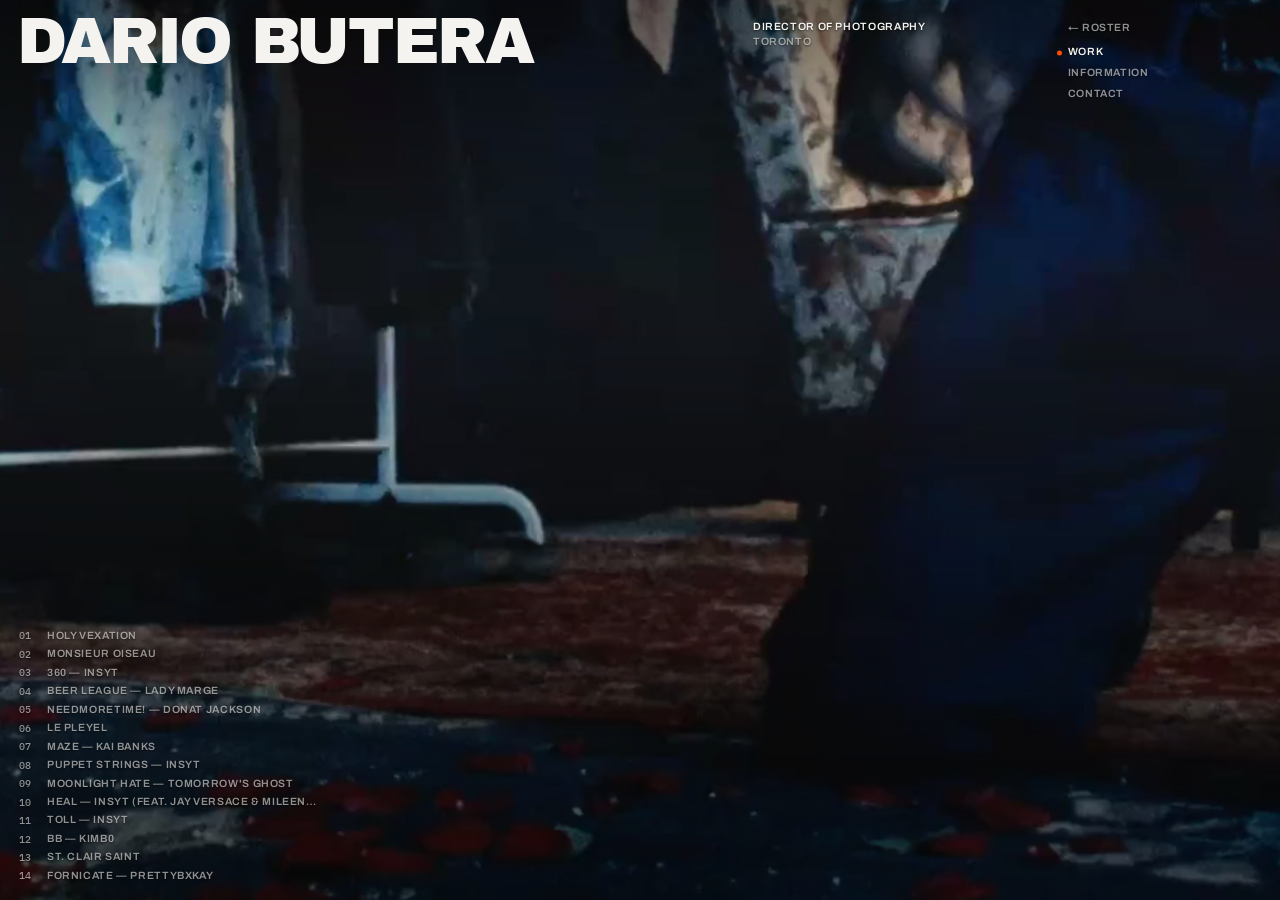
<file: roster/dario-butera.html>
<!DOCTYPE html>
<html lang="en" class="js">
<head>
  <meta charset="UTF-8">
  <meta name="viewport" content="width=device-width, initial-scale=1.0, viewport-fit=cover">
  <title>Dario Butera — PYLON PICTURES</title>
  <meta name="description" content="Dario Butera — Director of Photography at Pylon Pictures, Toronto.">
  <meta name="theme-color" content="#000000">
  <link rel="preconnect" href="https://fonts.googleapis.com">
  <link rel="preconnect" href="https://fonts.gstatic.com" crossorigin>
  <link href="https://fonts.googleapis.com/css2?family=Archivo+Black&family=Archivo:wght@400;600;800&family=IBM+Plex+Mono:wght@500&display=swap" rel="stylesheet">
  <link rel="stylesheet" href="../css/portfolio.css">
</head>
<body class="page-portfolio is-opening" data-view="home">

  <!-- Full-bleed cinema screen: opening showreel loop & hovered project plates -->
  <div class="screen" id="screen" aria-hidden="true">
    <div class="plates" id="plates"></div>
    <div class="veil" id="veil"></div>
    <div class="shade" id="shade"></div>
  </div>

  <!-- Custom cursor over live cinema screen -->
  <p class="pointer" id="pointer" aria-hidden="true">Watch film</p>

  <!-- 12-Column Pylon Artist Masthead -->
  <header class="mast">
    <h1 class="mast-name">
      <a href="#/">
        <span class="mast-name__clip">
          <span class="mast-name__word" id="artistNameWord">Dario Butera</span>
        </span>
      </a>
    </h1>

    <p class="mast-role">
      <span id="artistRoleTitle">Director of Photography</span>
      <span class="mast-role__loc" id="artistRoleLoc">Toronto</span>
    </p>

    <nav class="mast-nav" aria-label="Portfolio navigation">
      <a href="../index.html?skip#roster" class="mast-nav__back">&larr; Roster</a>
      <a href="#/" data-nav="work" class="is-on">Work</a>
      <a href="#/information" data-nav="information">Information</a>
      <a href="#/contact" data-nav="contact">Contact</a>
    </nav>
  </header>

  <!-- HOME VIEW: Bottom-left numbered programme list + sliding horizontal cue bar -->
  <main class="programme" id="programme">
    <ol class="programme-list" id="programmeList" aria-label="Selected credits"></ol>

    <div class="cue is-off" id="cue">
      <span class="cue__line"><i id="cueBar"></i></span>
      <p class="cue__kind" id="cueKind"></p>
      <p class="cue__roles" id="cueRoles"></p>
      <a class="cue__watch" id="cueWatch" href="#/">Watch film</a>
    </div>
  </main>

  <!-- FILM VIEW: Click-into project player & bottom credit strip -->
  <section class="film" id="filmView" aria-label="Film player">
    <div class="film__frame" id="filmFrame"></div>
    <div class="film-strip">
      <p class="film-strip__title"><i id="filmNo"></i><span id="filmTitle"></span></p>
      <p class="film-strip__kind" id="filmKind"></p>
      <p class="film-strip__roles" id="filmRoles"></p>
      <p class="film-strip__nav">
        <a href="#/" id="filmPrev">Prev</a>
        <a href="#/" id="filmNext">Next film</a>
        <a href="#/" id="filmClose">Close</a>
      </p>
    </div>
  </section>

  <!-- INFORMATION VIEW: Biography, disciplines, lanes & index -->
  <section class="info" id="infoView" aria-label="Information" tabindex="-1">
    <div class="info__inner">

      <div class="band band--bio">
        <h2 class="band__label">Biography</h2>
        <div class="bio">
          <p class="bio__sub" id="bioSub">Director of Photography · Pylon Pictures</p>
          <div id="bioBody"></div>
        </div>
      </div>

      <div class="band band--facts" id="factsGrid"></div>

      <div class="band band--index">
        <h2 class="band__label">Selected Credits Index</h2>
        <ol class="index-list" id="indexList"></ol>
      </div>

      <div class="band band--foot">
        <p>&copy; 2026 Pylon Pictures &middot; Toronto, ON</p>
        <button type="button" id="toTopBtn">Back to top &uarr;</button>
      </div>

    </div>
  </section>

  <!-- CONTACT VIEW: In-site inquiry form (no mailto popup) -->
  <section class="contact-view" id="contactView" aria-label="Contact" tabindex="-1">
    <div class="contact-view__inner contact-grid">

      <div class="contact-meta">
        <p class="contact-meta__label">Direct Inquiry</p>
        <h2 class="contact-meta__heading" id="contactArtistHeading">Work with Dario</h2>
        <p class="contact-meta__detail">
          Commercial production, music videos, narrative projects, or direct craft inquiries for Dario Butera. Sends directly from this page.
        </p>
        <button type="button" class="copy-email-btn" id="copyEmailBtn" title="Copy email address">
          <span id="copyEmailLabel">dario@pylonpictures.com</span>
          <span>&middot; Copy</span>
        </button>
      </div>

      <div class="contact-form-wrap">
        <form class="contact-form" id="portfolioContactForm" novalidate>
          <input type="text" name="_gotcha" tabindex="-1" autocomplete="off" hidden>
          <input type="hidden" name="scopes" id="contactScopesInput" value="">

          <div class="field">
            <label for="cfName">Your Name *</label>
            <input type="text" id="cfName" name="name" required placeholder="Jane Doe">
          </div>

          <div class="field">
            <label for="cfEmail">Your Email *</label>
            <input type="email" id="cfEmail" name="email" required placeholder="jane@agency.com">
          </div>

          <div class="field">
            <label for="cfProject">Project / Production</label>
            <input type="text" id="cfProject" name="project" placeholder="Brand Campaign, Music Video, Narrative...">
          </div>

          <div class="field">
            <label for="cfTimeline">Target Timeline / Dates</label>
            <input type="text" id="cfTimeline" name="timeline" placeholder="e.g. Q1 2027">
          </div>

          <div class="field field--full">
            <label>Disciplines Needed</label>
            <div class="scope-pills" id="scopePills"></div>
          </div>

          <div class="field field--full">
            <label for="cfMessage">Project Brief &amp; Notes *</label>
            <textarea id="cfMessage" name="message" required placeholder="Share links, deliverables, treatment notes, or schedule details..."></textarea>
          </div>

          <div class="contact-actions">
            <button type="submit" class="contact-submit" id="contactSubmitBtn">Send Inquiry</button>
            <p class="contact-status" id="contactStatus" role="status" aria-live="polite"></p>
          </div>
        </form>
      </div>

    </div>
  </section>

  <!-- Artist Data Configuration -->
  <script>
    window.PYLON_PORTFOLIO = {
      "slug": "dario-butera",
      "name": "Dario Butera",
      "roleLine": "Director of Photography",
      "location": "Toronto",
      "email": "dario@pylonpictures.com",
      "formEndpoint": "https://formspree.io/f/xrpzyngg",
      "contactScopes": [
        "Cinematography (DP)",
        "16mm / Film Shoot",
        "Commercial Production",
        "Music Videos",
        "Narrative & Documentary"
      ],
      "landing": {
        "previewMp4": "../assets/videos/dario-reel-loop.mp4",
        "still": "../assets/images/dario/opening-poster.jpg",
        "focus": 0.35,
        "shade": [0.54, 0.66]
      },
      "info": {
        "subtitle": "Director of Photography · Pylon Pictures",
        "paragraphs": [
          "Dario Butera is an award-winning Toronto-based Director of Photography, born and raised in Switzerland, placing strong emphasis on pre-production and collaboration so every visual choice aligns with the story's emotional core.",
          "Experienced across Super 16mm photochemical film and digital cinema formats for narrative films, documentaries, commercials, and music videos."
        ],
        "facts": [
          {
            "heading": "Primary Craft",
            "span": 3,
            "items": [
              { "label": "Cinematography (DP)" },
              { "label": "Super 16mm & Digital Cinema" }
            ]
          },
          {
            "heading": "Press & Selections",
            "wide": true,
            "span": 6,
            "items": [
              { "label": "2025 TMU Streamland Media Award in Cinematography (Holy Vexation)" },
              { "label": "2024 & 2025 TMU Iris Award for Innovative Cinematography (BB, Holy Vexation)" },
              { "label": "Official Selection — Forest City Film Festival (FCFF), Oneness Film Festival (OFF) & Fairfield Showcase" }
            ]
          },
          {
            "heading": "Elsewhere",
            "span": 3,
            "items": [
              { "label": "Send Direct Inquiry →", "href": "#/contact" },
              { "label": "Instagram ↗", "href": "https://www.instagram.com/6.to_the_seth", "external": true },
              { "label": "YouTube ↗", "href": "https://youtube.com/@dariobutera", "external": true },
              { "label": "Pylon Roster ↗", "href": "../index.html?skip#roster" }
            ]
          }
        ]
      },
      "sponsors": [
        {
          "name": "SHAPE",
          "relation": "Brand Ambassador",
          "note": "Official SHAPE ambassador — click for exclusive gear discount.",
          "url": "https://www.shapewlb.com/dario",
          "logoUrl": "../assets/images/dario/sponsor-shape.png"
        },
        {
          "name": "SmallHD",
          "relation": "Brand Ambassador",
          "note": "Official SmallHD ambassador — use code Dario10 for a discount.",
          "url": "https://smallhd.com/",
          "logoUrl": "../assets/images/dario/sponsor-smallhd.png"
        },
        {
          "name": "Teradek",
          "relation": "Brand Ambassador",
          "note": "Official Teradek ambassador — use code Dario10 for a discount.",
          "url": "https://teradek.com/?rfsn=9384400.4da19c&utm_source=refersion&utm_medium=affiliate&utm_campaign=9384400.4da19c",
          "logoUrl": "../assets/images/dario/sponsor-teradek.svg"
        }
      ],
      "projects": [
        {
          "slug": "holy-vexation",
          "title": "Holy Vexation",
          "kind": "Narrative Short · Dir. Declan McKenna",
          "roles": "Director of Photography",
          "year": "2025",
          "still": "../assets/images/jackson/holy-vexation.jpg",
          "youtube": "aK497RxkBic",
          "focus": 0.45,
          "shade": [0.60, 0.70]
        },
        {
          "slug": "monsieur-oiseau",
          "title": "Monsieur Oiseau",
          "kind": "Narrative Short · FCFF, OFF & Fairfield Showcase",
          "roles": "Director",
          "year": "2024",
          "still": "../assets/images/dario/monsieur-oiseau.jpg",
          "youtube": "FzNb9Z5w9TQ",
          "focus": 0.42,
          "shade": [0.54, 0.64]
        },
        {
          "slug": "insyt-360",
          "title": "360 — Insyt",
          "kind": "Music Video · Dir. Mason Cline",
          "roles": "Director of Photography",
          "year": "2025",
          "still": "../assets/images/dario/insyt-360.jpg",
          "youtube": "CKdqD851gQ0",
          "focus": 0.45,
          "shade": [0.46, 0.58]
        },
        {
          "slug": "beer-league",
          "title": "Beer League — Lady Marge",
          "kind": "Music Video · Dir. Declan McKenna",
          "roles": "Director of Photography",
          "year": "2026",
          "still": "../assets/images/jackson/beer-league.jpg",
          "youtube": "zOgTcW_rOoQ",
          "focus": 0.45,
          "shade": [0.48, 0.58]
        },
        {
          "slug": "needmoretime",
          "title": "Needmoretime! — Donat Jackson",
          "kind": "Music Video · Dir. Mason Cline",
          "roles": "Director of Photography",
          "year": "2026",
          "still": "../assets/images/mason/needmoretime.jpg",
          "youtube": "m3GzM8sJ_V8",
          "focus": 0.42,
          "shade": [0.54, 0.62]
        },
        {
          "slug": "le-pleyel",
          "title": "Le Pleyel",
          "kind": "Narrative Short · Dir. Yannis Crettenand",
          "roles": "Director of Photography",
          "year": "2024",
          "still": "../assets/images/dario/le-pleyel.jpg",
          "youtube": "Sih0PCQ1d3A",
          "focus": 0.42,
          "shade": [0.54, 0.64]
        },
        {
          "slug": "kai-banks-maze",
          "title": "MAZE — Kai Banks",
          "kind": "Music Video · Dir. Mason Cline",
          "roles": "Director of Photography",
          "year": "2025",
          "still": "../assets/images/mason/kai-banks-maze.jpg",
          "youtube": "PFcnSxjB-KM",
          "focus": 0.48,
          "shade": [0.56, 0.60]
        },
        {
          "slug": "puppet-strings",
          "title": "Puppet Strings — Insyt",
          "kind": "Music Video · Dir. Mason Cline",
          "roles": "Director of Photography",
          "year": "2023",
          "still": "../assets/images/mason/insyt-puppet-strings.jpg",
          "youtube": "6GvYSWZT93s",
          "focus": 0.42,
          "shade": [0.64, 0.66]
        },
        {
          "slug": "moonlight-hate",
          "title": "Moonlight Hate — Tomorrow's Ghost",
          "kind": "Music Video",
          "roles": "Director of Photography",
          "year": "2022",
          "still": "../assets/images/dario/moonlight-hate.jpg",
          "youtube": "9B9chOq_lQU",
          "focus": 0.42,
          "shade": [0.54, 0.64]
        },
        {
          "slug": "insyt-heal",
          "title": "Heal — Insyt (feat. Jay Versace & Mileena)",
          "kind": "Music Video · Dir. Mason Cline",
          "roles": "Director of Photography",
          "year": "2025",
          "still": "../assets/images/mason/insyt-heal.jpg",
          "youtube": "2i1VwJyLIs0",
          "focus": 0.45,
          "shade": [0.44, 0.54]
        },
        {
          "slug": "insyt-toll",
          "title": "Toll — Insyt",
          "kind": "Music Video · Dir. Mason Cline",
          "roles": "Director of Photography",
          "year": "2025",
          "still": "../assets/images/mason/insyt-toll.jpg",
          "youtube": "chQBG5lTCnM",
          "focus": 0.45,
          "shade": [0.64, 0.70]
        },
        {
          "slug": "bb-kimb0",
          "title": "BB — Kimb0",
          "kind": "Music Video · Dir. Declan McKenna",
          "roles": "Director of Photography",
          "year": "2022",
          "still": "../assets/images/dario/bb.jpg",
          "youtube": "n-l1SZy5ktA",
          "focus": 0.42,
          "shade": [0.54, 0.64]
        },
        {
          "slug": "st-clair-saint",
          "title": "St. Clair Saint",
          "kind": "Documentary · Dir. J. Stewart-Hinds",
          "roles": "Director of Photography",
          "year": "2024",
          "still": "../assets/images/dario/st-clair-saint.jpg",
          "youtube": "PnH1wZFHapo",
          "focus": 0.42,
          "shade": [0.54, 0.64]
        },
        {
          "slug": "fornicate",
          "title": "Fornicate — Prettybxkay",
          "kind": "Music Video · Dir. Mason Cline",
          "roles": "Director of Photography",
          "year": "2025",
          "still": "../assets/images/mason/prettybxkay-4nicate.jpg",
          "youtube": "ZTq6Xg301Eg",
          "focus": 0.44,
          "shade": [0.54, 0.64]
        }
      ]
    };
  </script>
  <script src="../js/analytics.js"></script>
  <script src="../js/portfolio.js"></script>
  <!-- Cloudflare Web Analytics --><script type='module' src='https://static.cloudflareinsights.com/beacon.min.js' data-cf-beacon='{"token": "98823fa98d0c4355a6c3892e8f8ccb8b"}'></script><!-- End Cloudflare Web Analytics -->
</body>
</html>
</file>
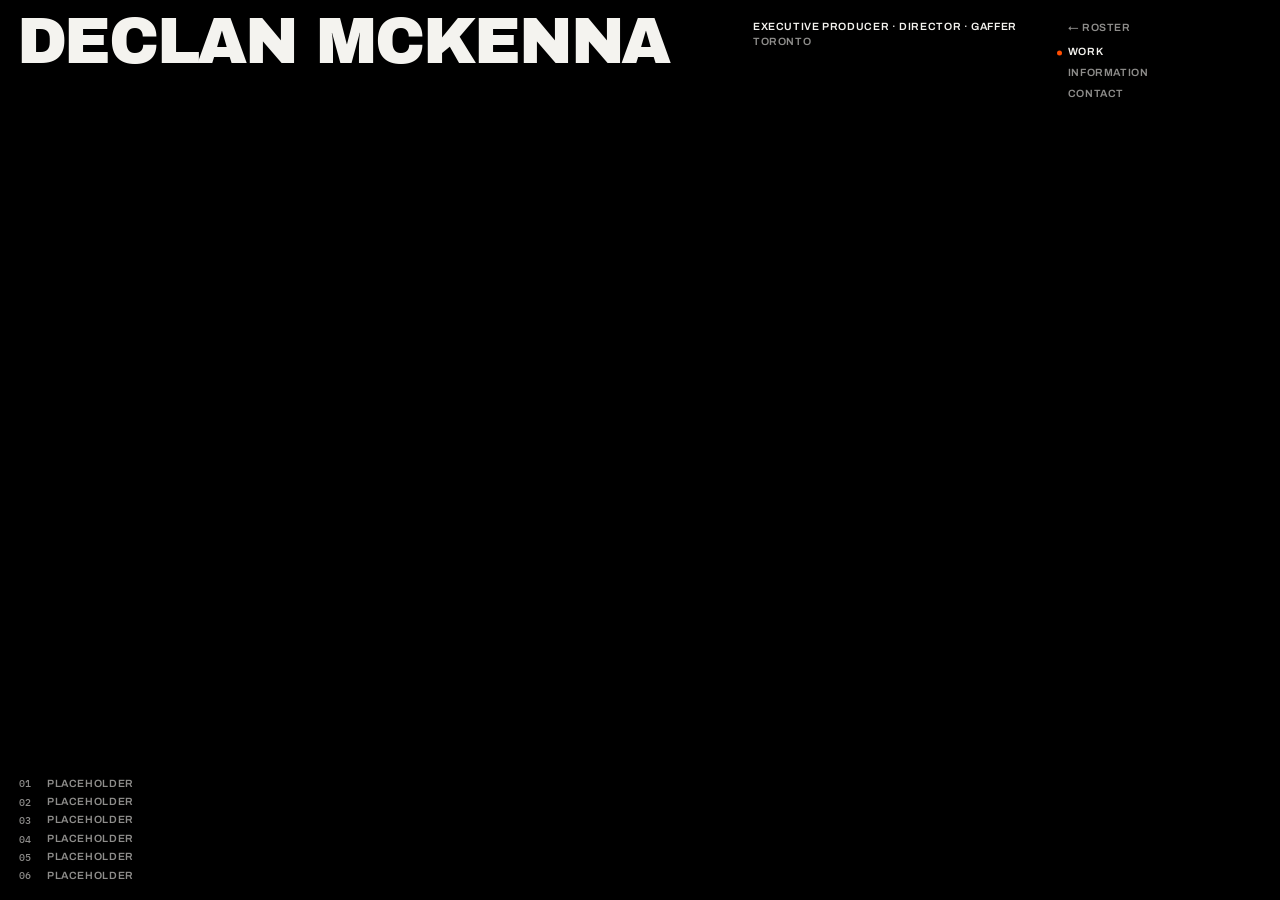
<file: roster/declan-mckenna.html>
<!DOCTYPE html>
<html lang="en" class="js">
<head>
  <meta charset="UTF-8">
  <meta name="viewport" content="width=device-width, initial-scale=1.0, viewport-fit=cover">
  <title>Declan McKenna — PYLON PICTURES</title>
  <meta name="description" content="Declan McKenna — Executive Producer · Director · Gaffer at Pylon Pictures, Toronto.">
  <meta name="theme-color" content="#000000">
  <link rel="preconnect" href="https://fonts.googleapis.com">
  <link rel="preconnect" href="https://fonts.gstatic.com" crossorigin>
  <link href="https://fonts.googleapis.com/css2?family=Archivo+Black&family=Archivo:wght@400;600;800&family=IBM+Plex+Mono:wght@500&display=swap" rel="stylesheet">
  <link rel="stylesheet" href="../css/portfolio.css">
</head>
<body class="page-portfolio is-opening" data-view="home">

  <!-- Full-bleed cinema screen: opening showreel loop & hovered project plates -->
  <div class="screen" id="screen" aria-hidden="true">
    <div class="plates" id="plates"></div>
    <div class="veil" id="veil"></div>
    <div class="shade" id="shade"></div>
  </div>

  <!-- Custom cursor over live cinema screen -->
  <p class="pointer" id="pointer" aria-hidden="true">Watch film</p>

  <!-- 12-Column Pylon Artist Masthead -->
  <header class="mast">
    <h1 class="mast-name">
      <a href="#/">
        <span class="mast-name__clip">
          <span class="mast-name__word" id="artistNameWord">Declan McKenna</span>
        </span>
      </a>
    </h1>

    <p class="mast-role">
      <span id="artistRoleTitle">Executive Producer · Director · Gaffer</span>
      <span class="mast-role__loc" id="artistRoleLoc">Toronto</span>
    </p>

    <nav class="mast-nav" aria-label="Portfolio navigation">
      <a href="../index.html?skip#roster" class="mast-nav__back">&larr; Roster</a>
      <a href="#/" data-nav="work" class="is-on">Work</a>
      <a href="#/information" data-nav="information">Information</a>
      <a href="#/contact" data-nav="contact">Contact</a>
    </nav>
  </header>

  <!-- HOME VIEW: Bottom-left numbered programme list + sliding horizontal cue bar -->
  <main class="programme" id="programme">
    <ol class="programme-list" id="programmeList" aria-label="Selected credits"></ol>

    <div class="cue is-off" id="cue">
      <span class="cue__line"><i id="cueBar"></i></span>
      <p class="cue__kind" id="cueKind"></p>
      <p class="cue__roles" id="cueRoles"></p>
      <a class="cue__watch" id="cueWatch" href="#/">Watch film</a>
    </div>
  </main>

  <!-- FILM VIEW: Click-into project player & bottom credit strip -->
  <section class="film" id="filmView" aria-label="Film player">
    <div class="film__frame" id="filmFrame"></div>
    <div class="film-strip">
      <p class="film-strip__title"><i id="filmNo"></i><span id="filmTitle"></span></p>
      <p class="film-strip__kind" id="filmKind"></p>
      <p class="film-strip__roles" id="filmRoles"></p>
      <p class="film-strip__nav">
        <a href="#/" id="filmPrev">Prev</a>
        <a href="#/" id="filmNext">Next film</a>
        <a href="#/" id="filmClose">Close</a>
      </p>
    </div>
  </section>

  <!-- INFORMATION VIEW: Biography, disciplines, lanes & index -->
  <section class="info" id="infoView" aria-label="Information" tabindex="-1">
    <div class="info__inner">

      <div class="band band--bio">
        <h2 class="band__label">Biography</h2>
        <div class="bio">
          <p class="bio__sub" id="bioSub">Executive Producer &amp; Director · Pylon Pictures</p>
          <div id="bioBody"></div>
        </div>
      </div>

      <div class="band band--facts" id="factsGrid"></div>

      <div class="band band--index">
        <h2 class="band__label">Selected Credits Index</h2>
        <ol class="index-list" id="indexList"></ol>
      </div>

      <div class="band band--foot">
        <p>&copy; 2026 Pylon Pictures &middot; Toronto, ON</p>
        <button type="button" id="toTopBtn">Back to top &uarr;</button>
      </div>

    </div>
  </section>

  <!-- CONTACT VIEW: In-site inquiry form (no mailto popup) -->
  <section class="contact-view" id="contactView" aria-label="Contact" tabindex="-1">
    <div class="contact-view__inner contact-grid">

      <div class="contact-meta">
        <p class="contact-meta__label">Direct Inquiry</p>
        <h2 class="contact-meta__heading" id="contactArtistHeading">Work with Declan</h2>
        <p class="contact-meta__detail">
          Commercial production, music videos, narrative projects, or direct craft inquiries for Declan McKenna. Sends directly from this page.
        </p>
        <button type="button" class="copy-email-btn" id="copyEmailBtn" title="Copy email address">
          <span id="copyEmailLabel">declan@pylonpictures.com</span>
          <span>&middot; Copy</span>
        </button>
      </div>

      <div class="contact-form-wrap">
        <form class="contact-form" id="portfolioContactForm" novalidate>
          <input type="text" name="_gotcha" tabindex="-1" autocomplete="off" hidden>
          <input type="hidden" name="scopes" id="contactScopesInput" value="">

          <div class="field">
            <label for="cfName">Your Name *</label>
            <input type="text" id="cfName" name="name" required placeholder="Jane Doe">
          </div>

          <div class="field">
            <label for="cfEmail">Your Email *</label>
            <input type="email" id="cfEmail" name="email" required placeholder="jane@agency.com">
          </div>

          <div class="field">
            <label for="cfProject">Project / Production</label>
            <input type="text" id="cfProject" name="project" placeholder="Brand Campaign, Music Video, Narrative...">
          </div>

          <div class="field">
            <label for="cfTimeline">Target Timeline / Dates</label>
            <input type="text" id="cfTimeline" name="timeline" placeholder="e.g. Q1 2027">
          </div>

          <div class="field field--full">
            <label>Disciplines Needed</label>
            <div class="scope-pills" id="scopePills"></div>
          </div>

          <div class="field field--full">
            <label for="cfMessage">Project Brief &amp; Notes *</label>
            <textarea id="cfMessage" name="message" required placeholder="Share links, deliverables, treatment notes, or schedule details..."></textarea>
          </div>

          <div class="contact-actions">
            <button type="submit" class="contact-submit" id="contactSubmitBtn">Send Inquiry</button>
            <p class="contact-status" id="contactStatus" role="status" aria-live="polite"></p>
          </div>
        </form>
      </div>

    </div>
  </section>

  <!-- Artist Data Configuration -->
  <script>
    window.PYLON_PORTFOLIO = {
      "slug": "declan-mckenna",
      "name": "Declan McKenna",
      "roleLine": "Executive Producer · Director · Gaffer",
      "location": "Toronto",
      "email": "declan@pylonpictures.com",
      "formEndpoint": "https://formspree.io/f/xrpzyngg",
      "contactScopes": [
            "Commercial Production",
            "Executive / Line Producing",
            "Directing",
            "Gaffer / Lighting",
            "Full Studio Bid"
      ],
      "landing": {
            "focus": 0.35,
            "shade": [
                  0.54,
                  0.66
            ]
      },
      "info": {
            "subtitle": "Executive Producer & Director · Pylon Pictures",
            "paragraphs": [
                  "Declan McKenna is a Toronto-based filmmaker and core ensemble member at Pylon Pictures, specializing in executive producing, line producing, directing.",
                  "Artist biography, full selected filmography, and custom showreel loop — placeholder copy for V1 review while final credits are synced through Pylon Backstage."
            ],
            "facts": [
                  {
                        "heading": "Primary Craft",
                        "items": [
                              {
                                    "label": "Executive Producing"
                              },
                              {
                                    "label": "Line Producing"
                              },
                              {
                                    "label": "Directing"
                              }
                        ]
                  },
                  {
                        "heading": "Additional Lanes",
                        "items": [
                              {
                                    "label": "Camera Operating"
                              },
                              {
                                    "label": "Lighting & Gaffer"
                              },
                              {
                                    "label": "Commercial Bidding"
                              }
                        ]
                  },
                  {
                        "heading": "Studio Lanes",
                        "items": [
                              {
                                    "label": "Client & Outreach"
                              },
                              {
                                    "label": "Project Bidding & EP"
                              },
                              {
                                    "label": "Reel & Credits — Updating V1"
                              }
                        ]
                  },
                  {
                        "heading": "Direct",
                        "items": [
                              {
                                    "label": "Send Direct Inquiry →",
                                    "href": "#/contact"
                              },
                              {
                                    "label": "Pylon Roster ↗",
                                    "href": "../index.html?skip#roster"
                              }
                        ]
                  }
            ]
      },
      "projects": [
            {
                  "slug": "project-01",
                  "title": "Placeholder",
                  "kind": "Placeholder",
                  "roles": "Executive Producer",
                  "year": "2026",
                  "placeholder": true,
                  "placeholderNote": "Selected Reel & Full Project Cut — Coming Soon",
                  "focus": 0.45,
                  "shade": [
                        0.54,
                        0.64
                  ]
            },
            {
                  "slug": "project-02",
                  "title": "Placeholder",
                  "kind": "Placeholder",
                  "roles": "Director & Producer",
                  "year": "2026",
                  "placeholder": true,
                  "placeholderNote": "Selected Reel & Full Project Cut — Coming Soon",
                  "focus": 0.45,
                  "shade": [
                        0.54,
                        0.64
                  ]
            },
            {
                  "slug": "project-03",
                  "title": "Placeholder",
                  "kind": "Placeholder",
                  "roles": "Executive Producer & Director",
                  "year": "2026",
                  "placeholder": true,
                  "placeholderNote": "Selected Reel & Full Project Cut — Coming Soon",
                  "focus": 0.45,
                  "shade": [
                        0.54,
                        0.64
                  ]
            },
            {
                  "slug": "project-04",
                  "title": "Placeholder",
                  "kind": "Placeholder",
                  "roles": "Line Producer",
                  "year": "2026",
                  "placeholder": true,
                  "placeholderNote": "Selected Reel & Full Project Cut — Coming Soon",
                  "focus": 0.45,
                  "shade": [
                        0.54,
                        0.64
                  ]
            },
            {
                  "slug": "project-05",
                  "title": "Placeholder",
                  "kind": "Placeholder",
                  "roles": "Producer & Gaffer",
                  "year": "2026",
                  "placeholder": true,
                  "placeholderNote": "Selected Reel & Full Project Cut — Coming Soon",
                  "focus": 0.45,
                  "shade": [
                        0.54,
                        0.64
                  ]
            },
            {
                  "slug": "project-06",
                  "title": "Placeholder",
                  "kind": "Placeholder",
                  "roles": "Executive Producer",
                  "year": "2026",
                  "placeholder": true,
                  "placeholderNote": "Selected Reel & Full Project Cut — Coming Soon",
                  "focus": 0.45,
                  "shade": [
                        0.54,
                        0.64
                  ]
            }
      ]
};
  </script>
  <script src="../js/analytics.js"></script>
  <script src="../js/portfolio.js"></script>
  <!-- Cloudflare Web Analytics --><script type='module' src='https://static.cloudflareinsights.com/beacon.min.js' data-cf-beacon='{"token": "98823fa98d0c4355a6c3892e8f8ccb8b"}'></script><!-- End Cloudflare Web Analytics -->
</body>
</html>
</file>
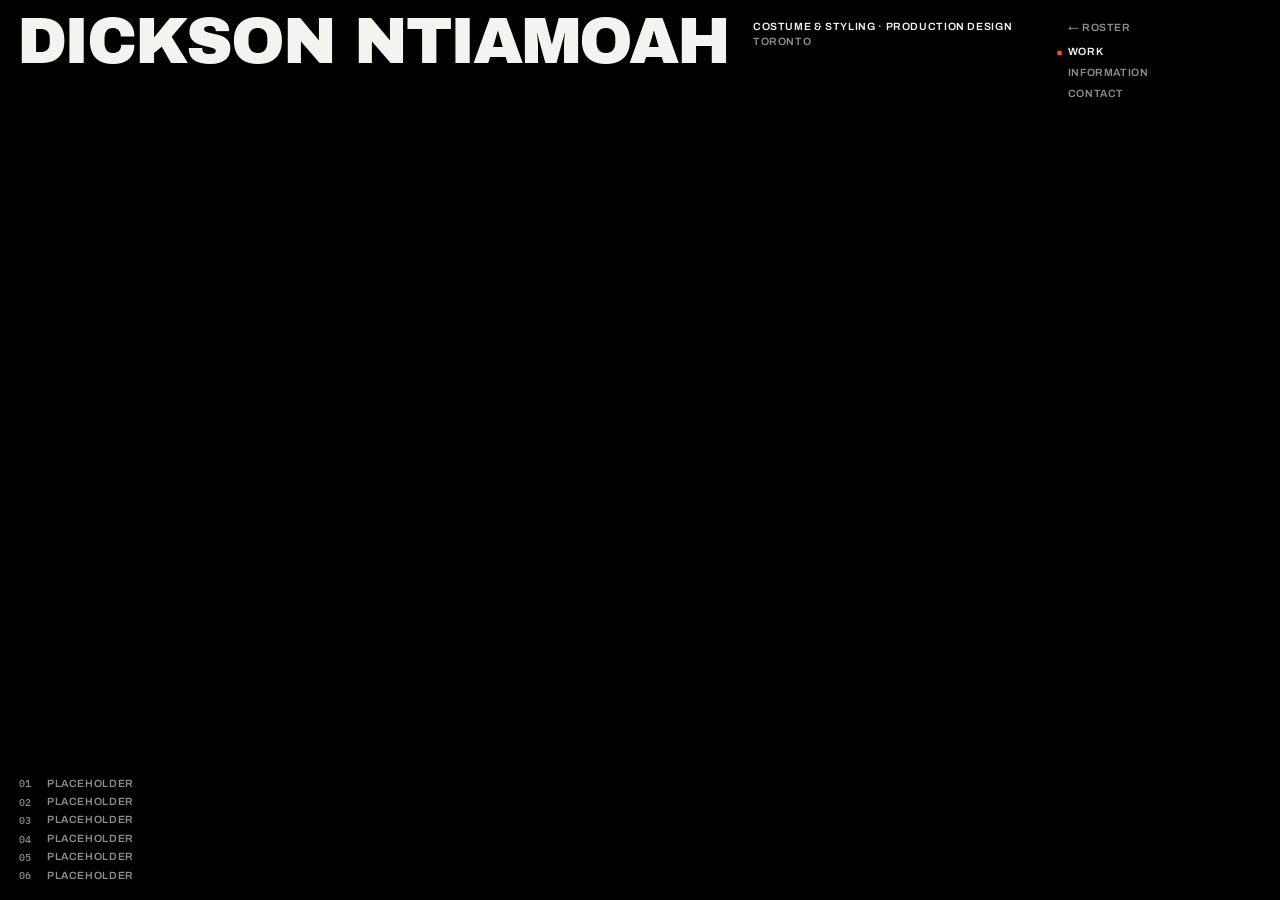
<file: roster/dickson-ntiamoah.html>
<!DOCTYPE html>
<html lang="en" class="js">
<head>
  <meta charset="UTF-8">
  <meta name="viewport" content="width=device-width, initial-scale=1.0, viewport-fit=cover">
  <title>Dickson Ntiamoah — PYLON PICTURES</title>
  <meta name="description" content="Dickson Ntiamoah — Costume &amp; Styling · Production Design at Pylon Pictures, Toronto.">
  <meta name="theme-color" content="#000000">
  <link rel="preconnect" href="https://fonts.googleapis.com">
  <link rel="preconnect" href="https://fonts.gstatic.com" crossorigin>
  <link href="https://fonts.googleapis.com/css2?family=Archivo+Black&family=Archivo:wght@400;600;800&family=IBM+Plex+Mono:wght@500&display=swap" rel="stylesheet">
  <link rel="stylesheet" href="../css/portfolio.css">
</head>
<body class="page-portfolio is-opening" data-view="home">

  <!-- Full-bleed cinema screen: opening showreel loop & hovered project plates -->
  <div class="screen" id="screen" aria-hidden="true">
    <div class="plates" id="plates"></div>
    <div class="veil" id="veil"></div>
    <div class="shade" id="shade"></div>
  </div>

  <!-- Custom cursor over live cinema screen -->
  <p class="pointer" id="pointer" aria-hidden="true">Watch film</p>

  <!-- 12-Column Pylon Artist Masthead -->
  <header class="mast">
    <h1 class="mast-name">
      <a href="#/">
        <span class="mast-name__clip">
          <span class="mast-name__word" id="artistNameWord">Dickson Ntiamoah</span>
        </span>
      </a>
    </h1>

    <p class="mast-role">
      <span id="artistRoleTitle">Costume &amp; Styling · Production Design</span>
      <span class="mast-role__loc" id="artistRoleLoc">Toronto</span>
    </p>

    <nav class="mast-nav" aria-label="Portfolio navigation">
      <a href="../index.html?skip#roster" class="mast-nav__back">&larr; Roster</a>
      <a href="#/" data-nav="work" class="is-on">Work</a>
      <a href="#/information" data-nav="information">Information</a>
      <a href="#/contact" data-nav="contact">Contact</a>
    </nav>
  </header>

  <!-- HOME VIEW: Bottom-left numbered programme list + sliding horizontal cue bar -->
  <main class="programme" id="programme">
    <ol class="programme-list" id="programmeList" aria-label="Selected credits"></ol>

    <div class="cue is-off" id="cue">
      <span class="cue__line"><i id="cueBar"></i></span>
      <p class="cue__kind" id="cueKind"></p>
      <p class="cue__roles" id="cueRoles"></p>
      <a class="cue__watch" id="cueWatch" href="#/">Watch film</a>
    </div>
  </main>

  <!-- FILM VIEW: Click-into project player & bottom credit strip -->
  <section class="film" id="filmView" aria-label="Film player">
    <div class="film__frame" id="filmFrame"></div>
    <div class="film-strip">
      <p class="film-strip__title"><i id="filmNo"></i><span id="filmTitle"></span></p>
      <p class="film-strip__kind" id="filmKind"></p>
      <p class="film-strip__roles" id="filmRoles"></p>
      <p class="film-strip__nav">
        <a href="#/" id="filmPrev">Prev</a>
        <a href="#/" id="filmNext">Next film</a>
        <a href="#/" id="filmClose">Close</a>
      </p>
    </div>
  </section>

  <!-- INFORMATION VIEW: Biography, disciplines, lanes & index -->
  <section class="info" id="infoView" aria-label="Information" tabindex="-1">
    <div class="info__inner">

      <div class="band band--bio">
        <h2 class="band__label">Biography</h2>
        <div class="bio">
          <p class="bio__sub" id="bioSub">Costume Designer, Stylist &amp; Art Lead · Pylon Pictures</p>
          <div id="bioBody"></div>
        </div>
      </div>

      <div class="band band--facts" id="factsGrid"></div>

      <div class="band band--index">
        <h2 class="band__label">Selected Credits Index</h2>
        <ol class="index-list" id="indexList"></ol>
      </div>

      <div class="band band--foot">
        <p>&copy; 2026 Pylon Pictures &middot; Toronto, ON</p>
        <button type="button" id="toTopBtn">Back to top &uarr;</button>
      </div>

    </div>
  </section>

  <!-- CONTACT VIEW: In-site inquiry form (no mailto popup) -->
  <section class="contact-view" id="contactView" aria-label="Contact" tabindex="-1">
    <div class="contact-view__inner contact-grid">

      <div class="contact-meta">
        <p class="contact-meta__label">Direct Inquiry</p>
        <h2 class="contact-meta__heading" id="contactArtistHeading">Work with Dickson</h2>
        <p class="contact-meta__detail">
          Commercial production, music videos, narrative projects, or direct craft inquiries for Dickson Ntiamoah. Sends directly from this page.
        </p>
        <button type="button" class="copy-email-btn" id="copyEmailBtn" title="Copy email address">
          <span id="copyEmailLabel">dickson@pylonpictures.com</span>
          <span>&middot; Copy</span>
        </button>
      </div>

      <div class="contact-form-wrap">
        <form class="contact-form" id="portfolioContactForm" novalidate>
          <input type="text" name="_gotcha" tabindex="-1" autocomplete="off" hidden>
          <input type="hidden" name="scopes" id="contactScopesInput" value="">

          <div class="field">
            <label for="cfName">Your Name *</label>
            <input type="text" id="cfName" name="name" required placeholder="Jane Doe">
          </div>

          <div class="field">
            <label for="cfEmail">Your Email *</label>
            <input type="email" id="cfEmail" name="email" required placeholder="jane@agency.com">
          </div>

          <div class="field">
            <label for="cfProject">Project / Production</label>
            <input type="text" id="cfProject" name="project" placeholder="Brand Campaign, Music Video, Narrative...">
          </div>

          <div class="field">
            <label for="cfTimeline">Target Timeline / Dates</label>
            <input type="text" id="cfTimeline" name="timeline" placeholder="e.g. Q1 2027">
          </div>

          <div class="field field--full">
            <label>Disciplines Needed</label>
            <div class="scope-pills" id="scopePills"></div>
          </div>

          <div class="field field--full">
            <label for="cfMessage">Project Brief &amp; Notes *</label>
            <textarea id="cfMessage" name="message" required placeholder="Share links, deliverables, treatment notes, or schedule details..."></textarea>
          </div>

          <div class="contact-actions">
            <button type="submit" class="contact-submit" id="contactSubmitBtn">Send Inquiry</button>
            <p class="contact-status" id="contactStatus" role="status" aria-live="polite"></p>
          </div>
        </form>
      </div>

    </div>
  </section>

  <!-- Artist Data Configuration -->
  <script>
    window.PYLON_PORTFOLIO = {
      "slug": "dickson-ntiamoah",
      "name": "Dickson Ntiamoah",
      "roleLine": "Costume & Styling · Production Design",
      "location": "Toronto",
      "email": "dickson@pylonpictures.com",
      "formEndpoint": "https://formspree.io/f/xrpzyngg",
      "contactScopes": [
            "Costume Design & Styling",
            "Custom Apparel / Screenprinting",
            "Production Design",
            "Commercial Wardrobe"
      ],
      "landing": {
            "focus": 0.35,
            "shade": [
                  0.54,
                  0.66
            ]
      },
      "info": {
            "subtitle": "Costume Designer, Stylist & Art Lead · Pylon Pictures",
            "paragraphs": [
                  "Dickson Ntiamoah is a Toronto-based filmmaker and core ensemble member at Pylon Pictures, specializing in costume design &amp; styling, screenprinting &amp; textile fabrication.",
                  "Artist biography, full selected filmography, and custom showreel loop — placeholder copy for V1 review while final credits are synced through Pylon Backstage."
            ],
            "facts": [
                  {
                        "heading": "Primary Craft",
                        "items": [
                              {
                                    "label": "Costume Design & Styling"
                              },
                              {
                                    "label": "Screenprinting & Textile Fabrication"
                              }
                        ]
                  },
                  {
                        "heading": "Additional Lanes",
                        "items": [
                              {
                                    "label": "Production Design"
                              },
                              {
                                    "label": "Acting"
                              },
                              {
                                    "label": "Lighting & Gaffer"
                              }
                        ]
                  },
                  {
                        "heading": "Studio Lanes",
                        "items": [
                              {
                                    "label": "Finance & Cost Analysis"
                              },
                              {
                                    "label": "Apparel & Merch"
                              },
                              {
                                    "label": "Reel & Credits — Updating V1"
                              }
                        ]
                  },
                  {
                        "heading": "Direct",
                        "items": [
                              {
                                    "label": "Send Direct Inquiry →",
                                    "href": "#/contact"
                              },
                              {
                                    "label": "Pylon Roster ↗",
                                    "href": "../index.html?skip#roster"
                              }
                        ]
                  }
            ]
      },
      "projects": [
            {
                  "slug": "project-01",
                  "title": "Placeholder",
                  "kind": "Placeholder",
                  "roles": "Costume Designer & Stylist",
                  "year": "2026",
                  "placeholder": true,
                  "placeholderNote": "Selected Reel & Full Project Cut — Coming Soon",
                  "focus": 0.45,
                  "shade": [
                        0.54,
                        0.64
                  ]
            },
            {
                  "slug": "project-02",
                  "title": "Placeholder",
                  "kind": "Placeholder",
                  "roles": "Wardrobe & Production Design",
                  "year": "2026",
                  "placeholder": true,
                  "placeholderNote": "Selected Reel & Full Project Cut — Coming Soon",
                  "focus": 0.45,
                  "shade": [
                        0.54,
                        0.64
                  ]
            },
            {
                  "slug": "project-03",
                  "title": "Placeholder",
                  "kind": "Placeholder",
                  "roles": "Designer & Screenprinter",
                  "year": "2026",
                  "placeholder": true,
                  "placeholderNote": "Selected Reel & Full Project Cut — Coming Soon",
                  "focus": 0.45,
                  "shade": [
                        0.54,
                        0.64
                  ]
            },
            {
                  "slug": "project-04",
                  "title": "Placeholder",
                  "kind": "Placeholder",
                  "roles": "Costume Designer",
                  "year": "2026",
                  "placeholder": true,
                  "placeholderNote": "Selected Reel & Full Project Cut — Coming Soon",
                  "focus": 0.45,
                  "shade": [
                        0.54,
                        0.64
                  ]
            },
            {
                  "slug": "project-05",
                  "title": "Placeholder",
                  "kind": "Placeholder",
                  "roles": "Lead Stylist",
                  "year": "2026",
                  "placeholder": true,
                  "placeholderNote": "Selected Reel & Full Project Cut — Coming Soon",
                  "focus": 0.45,
                  "shade": [
                        0.54,
                        0.64
                  ]
            },
            {
                  "slug": "project-06",
                  "title": "Placeholder",
                  "kind": "Placeholder",
                  "roles": "Costume & Production Design",
                  "year": "2026",
                  "placeholder": true,
                  "placeholderNote": "Selected Reel & Full Project Cut — Coming Soon",
                  "focus": 0.45,
                  "shade": [
                        0.54,
                        0.64
                  ]
            }
      ]
};
  </script>
  <script src="../js/analytics.js"></script>
  <script src="../js/portfolio.js"></script>
  <!-- Cloudflare Web Analytics --><script type='module' src='https://static.cloudflareinsights.com/beacon.min.js' data-cf-beacon='{"token": "98823fa98d0c4355a6c3892e8f8ccb8b"}'></script><!-- End Cloudflare Web Analytics -->
</body>
</html>
</file>
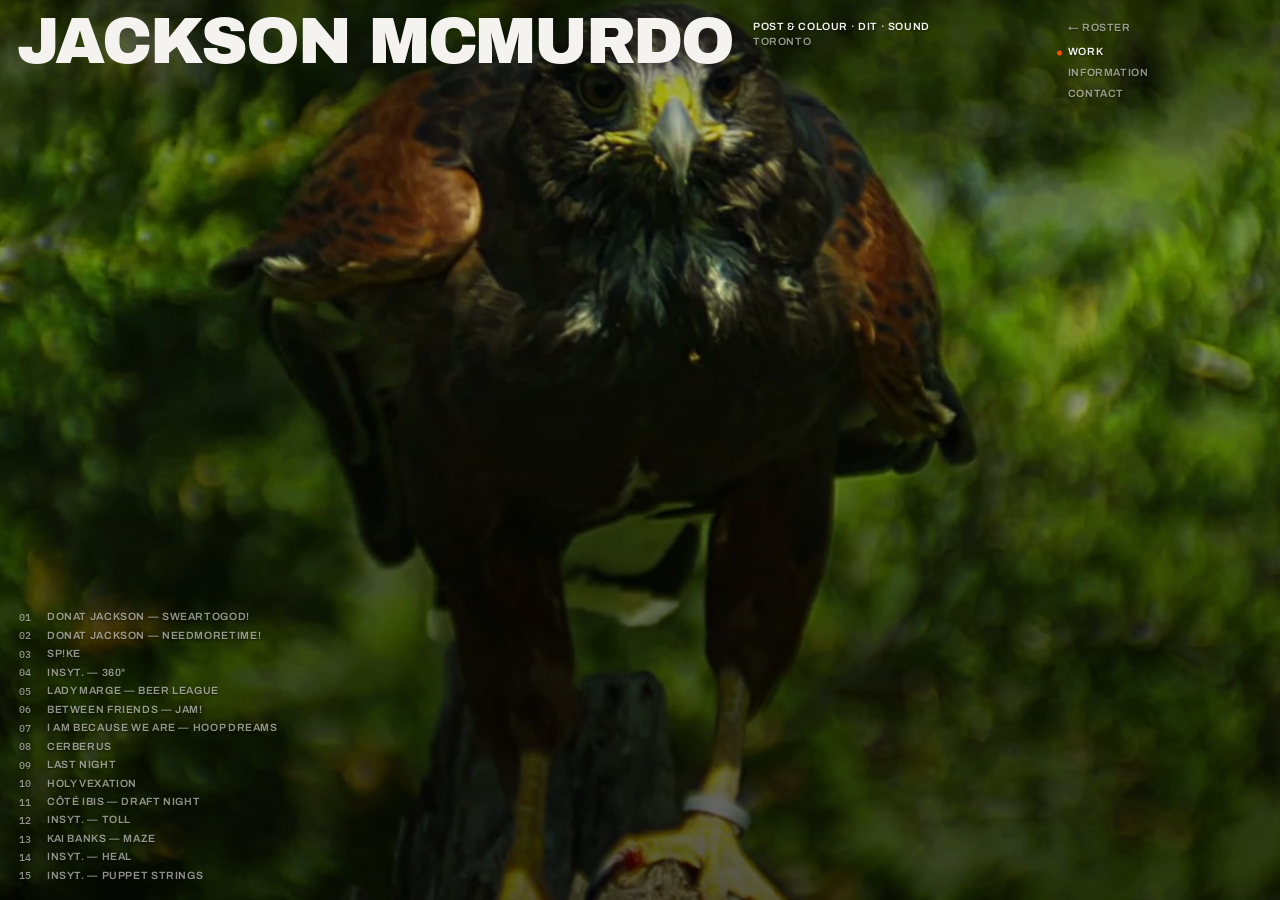
<file: roster/jackson-mcmurdo.html>
<!DOCTYPE html>
<html lang="en" class="js">
<head>
  <meta charset="UTF-8">
  <meta name="viewport" content="width=device-width, initial-scale=1.0, viewport-fit=cover">
  <title>Jackson McMurdo — PYLON PICTURES</title>
  <meta name="description" content="Jackson McMurdo — Post-Production Supervisor, Lead Colourist, Editor, DIT & Sound Designer at Pylon Pictures, Toronto.">
  <meta name="theme-color" content="#000000">
  <link rel="preconnect" href="https://fonts.googleapis.com">
  <link rel="preconnect" href="https://fonts.gstatic.com" crossorigin>
  <link href="https://fonts.googleapis.com/css2?family=Archivo+Black&family=Archivo:wght@400;600;800&family=IBM+Plex+Mono:wght@500&display=swap" rel="stylesheet">
  <link rel="stylesheet" href="../css/portfolio.css">
</head>
<body class="page-portfolio is-opening" data-view="home">

  <!-- Full-bleed cinema screen: opening showreel loop & hovered project plates -->
  <div class="screen" id="screen" aria-hidden="true">
    <div class="plates" id="plates"></div>
    <div class="veil" id="veil"></div>
    <div class="shade" id="shade"></div>
  </div>

  <!-- Custom cursor over live cinema screen -->
  <p class="pointer" id="pointer" aria-hidden="true">Watch film</p>

  <!-- 12-Column Pylon Artist Masthead -->
  <header class="mast">
    <h1 class="mast-name">
      <a href="#/">
        <span class="mast-name__clip">
          <span class="mast-name__word" id="artistNameWord">Jackson McMurdo</span>
        </span>
      </a>
    </h1>

    <p class="mast-role">
      <span id="artistRoleTitle">Post &amp; Colour · DIT · Sound</span>
      <span class="mast-role__loc" id="artistRoleLoc">Toronto</span>
    </p>

    <nav class="mast-nav" aria-label="Portfolio navigation">
      <a href="../index.html?skip#roster" class="mast-nav__back">&larr; Roster</a>
      <a href="#/" data-nav="work" class="is-on">Work</a>
      <a href="#/information" data-nav="information">Information</a>
      <a href="#/contact" data-nav="contact">Contact</a>
    </nav>
  </header>

  <!-- HOME VIEW: Bottom-left numbered programme list + sliding horizontal cue bar -->
  <main class="programme" id="programme">
    <ol class="programme-list" id="programmeList" aria-label="Selected credits"></ol>

    <div class="cue is-off" id="cue">
      <span class="cue__line"><i id="cueBar"></i></span>
      <p class="cue__kind" id="cueKind"></p>
      <p class="cue__roles" id="cueRoles"></p>
      <a class="cue__watch" id="cueWatch" href="#/">Watch film</a>
    </div>
  </main>

  <!-- FILM VIEW: Click-into project player & bottom credit strip -->
  <section class="film" id="filmView" aria-label="Film player">
    <div class="film__frame" id="filmFrame"></div>
    <div class="film-strip">
      <p class="film-strip__title"><i id="filmNo"></i><span id="filmTitle"></span></p>
      <p class="film-strip__kind" id="filmKind"></p>
      <p class="film-strip__roles" id="filmRoles"></p>
      <p class="film-strip__nav">
        <a href="#/" id="filmPrev">Prev</a>
        <a href="#/" id="filmNext">Next film</a>
        <a href="#/" id="filmClose">Close</a>
      </p>
    </div>
  </section>

  <!-- INFORMATION VIEW: Biography, disciplines, festivals/press & full index -->
  <section class="info" id="infoView" aria-label="Information" tabindex="-1">
    <div class="info__inner">

      <div class="band band--bio">
        <h2 class="band__label">Biography</h2>
        <div class="bio">
          <p class="bio__sub" id="bioSub">Head of Operations &amp; Post Supervisor · Pylon Pictures</p>
          <div id="bioBody"></div>
        </div>
      </div>

      <div class="band band--facts" id="factsGrid"></div>

      <div class="band band--index">
        <h2 class="band__label">Selected Credits Index</h2>
        <ol class="index-list" id="indexList"></ol>
      </div>

      <div class="band band--foot">
        <p>&copy; 2026 Pylon Pictures &middot; Toronto, ON</p>
        <button type="button" id="toTopBtn">Back to top &uarr;</button>
      </div>

    </div>
  </section>

  <!-- CONTACT VIEW: In-site inquiry form (no mailto popup) -->
  <section class="contact-view" id="contactView" aria-label="Contact" tabindex="-1">
    <div class="contact-view__inner contact-grid">

      <div class="contact-meta">
        <p class="contact-meta__label">Direct Inquiry</p>
        <h2 class="contact-meta__heading" id="contactArtistHeading">Work with Jackson</h2>
        <p class="contact-meta__detail">
          Commercial finishing, colour grading, editorial, sound design, DIT, or full Pylon production inquiries. Sends directly from this page.
        </p>
        <button type="button" class="copy-email-btn" id="copyEmailBtn" title="Copy email address">
          <span id="copyEmailLabel">jackson@pylonpictures.com</span>
          <span>&middot; Copy</span>
        </button>
      </div>

      <div class="contact-form-wrap">
        <form class="contact-form" id="portfolioContactForm" novalidate>
          <input type="text" name="_gotcha" tabindex="-1" autocomplete="off" hidden>
          <input type="hidden" name="scopes" id="contactScopesInput" value="">

          <div class="field">
            <label for="cfName">Your Name *</label>
            <input type="text" id="cfName" name="name" required placeholder="Jane Doe">
          </div>

          <div class="field">
            <label for="cfEmail">Your Email *</label>
            <input type="email" id="cfEmail" name="email" required placeholder="jane@agency.com">
          </div>

          <div class="field">
            <label for="cfProject">Project / Production</label>
            <input type="text" id="cfProject" name="project" placeholder="Brand Campaign, Music Video, Narrative...">
          </div>

          <div class="field">
            <label for="cfTimeline">Target Timeline / Dates</label>
            <input type="text" id="cfTimeline" name="timeline" placeholder="e.g. Shoot Dec 12 · Delivery Jan 2027">
          </div>

          <div class="field field--full">
            <label>Disciplines Needed</label>
            <div class="scope-pills" id="scopePills"></div>
          </div>

          <div class="field field--full">
            <label for="cfMessage">Project Brief &amp; Notes *</label>
            <textarea id="cfMessage" name="message" required placeholder="Share links, deliverables, camera package, or schedule details..."></textarea>
          </div>

          <div class="contact-actions">
            <button type="submit" class="contact-submit" id="contactSubmitBtn">Send Inquiry</button>
            <p class="contact-status" id="contactStatus" role="status" aria-live="polite"></p>
          </div>
        </form>
      </div>

    </div>
  </section>

  <!-- Artist Data Configuration (Reusable Schema for all 11 Pylon Members) -->
  <script>
    window.PYLON_PORTFOLIO = {
      slug: "jackson-mcmurdo",
      name: "Jackson McMurdo",
      roleLine: "Post & Colour · DIT · Sound",
      location: "Toronto",
      email: "jackson@pylonpictures.com",
      formEndpoint: "https://formspree.io/f/xrpzyngg",

      contactScopes: [
        "Colour Grading",
        "Offline / Online Edit",
        "Sound Design & Mix",
        "Title Design & VFX",
        "On-Set DIT",
        "Cinematography (DP)",
        "Post Supervision"
      ],

      landing: {
        previewMp4: "../assets/videos/home-reel-colour.mp4",
        still: "../assets/images/home-reel-colour-poster.jpg",
        focus: 0.35,
        shade: [0.54, 0.66]
      },

      info: {
        subtitle: "Head of Operations & Post Supervisor · Pylon Pictures",
        paragraphs: [
          "Jackson McMurdo is a Toronto-based post-production supervisor, lead colourist, editor, and re-recording mixer. At Pylon Pictures, he oversees technical workflows from on-set camera and DIT management through offline editorial, DaVinci Wide Gamut colour pipelines, sound design, and final master delivery.",
          "Trained at Toronto Metropolitan University (BFA Film Studies, '26) and founder of independent Toronto finishing studio <a href=\"https://mukpost.com\" target=\"_blank\" rel=\"noopener\">Muk Post</a>, he bridges camera-department precision with obsessive finishing craft across commercials, music videos, documentaries, and 16mm narrative films.",
          "His work as a director, cinematographer, and finisher has screened through MDFF at TIFF Bell Lightbox and been featured in Cinema Scope."
        ],
        facts: [
          {
            heading: "Primary Craft",
            items: [
              { label: "Colour Grading & Film Emulation" },
              { label: "Editorial & Finishing" },
              { label: "Sound Design, Foley & Mix" },
              { label: "On-Set DIT & Workflow" },
              { label: "Custom Title & Motion Design" }
            ]
          },
          {
            heading: "Additional Lanes",
            items: [
              { label: "Cinematography (DP)" },
              { label: "Camera Dept (1st / 2nd AC)" },
              { label: "16mm Film Pipeline" },
              { label: "Festival & Broadcast QC" }
            ]
          },
          {
            heading: "Press & Selections",
            items: [
              { label: "TIFF Programming Lineup (MDFF)", href: "https://tiff.net/press/news/tiffs-july-2023-programming-lineup-announced", external: true },
              { label: "MDFF Selects — Last Night", href: "https://mdff.ca/select/the-novelists-film/", external: true },
              { label: "Cinema Scope Feature", href: "https://cinema-scope.com/cinema-scope-online/playtime-three-shorts-by-justin-tan-kyla-stone-and-jackson-mcmurdo/", external: true }
            ]
          },
          {
            heading: "Elsewhere",
            items: [
              { label: "Send Direct Inquiry →", href: "#/contact" },
              { label: "Muk Post Finishing ↗", href: "https://mukpost.com", external: true },
              { label: "Instagram (@muk.post) ↗", href: "https://instagram.com/muk.post", external: true },
              { label: "YouTube ↗", href: "https://www.youtube.com/@MukPostProduction", external: true }
            ]
          }
        ]
      },

      projects: [
        {
          slug: "sweartogod",
          title: "Donat Jackson — sweartogod!",
          kind: "Music Video · Dir. Mason Cline",
          roles: "Edit, Colour Grading & Title Design",
          year: "2026",
          still: "../assets/images/jackson/sweartogod.jpg",
          youtube: "a3y5_lFqbsE",
          focus: 0.35,
          shade: [0.68, 0.56]
        },
        {
          slug: "needmoretime",
          title: "Donat Jackson — needmoretime!",
          kind: "Music Video · Dir. Mason Cline & Jackson McMurdo",
          roles: "Colour Grading, DIT, VFX, Sound & Title Design",
          year: "2026",
          still: "../assets/images/jackson/needmoretime.jpg",
          youtube: "m3GzM8sJ_V8",
          focus: 0.42,
          shade: [0.54, 0.62]
        },
        {
          slug: "spike",
          title: "SP!KE",
          kind: "Narrative Short · Dir. Maya Chariandy",
          roles: "Cinematography (DP), Edit, Sound Design, Mix & DIT",
          year: "2026",
          still: "../assets/images/jackson/spike.jpg",
          videoUrl: "https://mukpost.com/portfolio-assets/videos/spike-1080p.mp4",
          focus: 0.38,
          shade: [0.68, 0.66]
        },
        {
          slug: "insyt-360",
          title: "insyt. — 360°",
          kind: "Music Video · Dir. Mason Cline & Jackson McMurdo",
          roles: "Colour Grading, Co-Editor, Motion Titles & Sound",
          year: "2026",
          still: "../assets/images/jackson/insyt-360.jpg",
          youtube: "CKdqD851gQ0",
          focus: 0.45,
          shade: [0.44, 0.55]
        },
        {
          slug: "beer-league",
          title: "Lady Marge — Beer League",
          kind: "Live Performance Film",
          roles: "Colour Grading, Live Audio, Asst. Edit & Titling",
          year: "2026",
          still: "../assets/images/jackson/beer-league.jpg",
          youtube: "zOgTcW_rOoQ",
          focus: 0.45,
          shade: [0.48, 0.56]
        },
        {
          slug: "between-friends-jam",
          title: "Between Friends — JAM!",
          kind: "Live Music Video",
          roles: "Editing, Colour Grading, Motion Graphics & VFX",
          year: "2025",
          still: "../assets/images/jackson/between-friends-jam.jpg",
          videoUrl: "https://mukpost.com/portfolio-assets/videos/between-friends-jam-1080p.mp4",
          focus: 0.45,
          shade: [0.54, 0.58]
        },
        {
          slug: "hoop-dreams",
          title: "I Am Because We Are — Hoop Dreams",
          kind: "Documentary Short",
          roles: "Documentary Editing, Colour Grading & Sound Mix",
          year: "2025",
          still: "../assets/images/jackson/hoop-dreams.jpg",
          videoUrl: "https://mukpost.com/portfolio-assets/videos/hoop-dreams-doc-1080p.mp4",
          focus: 0.42,
          shade: [0.55, 0.62]
        },
        {
          slug: "cerberus",
          title: "Cerberus",
          kind: "Narrative Short · Dir. Johnny Tsatsos",
          roles: "Sound Design & Re-Recording Mix",
          year: "2026",
          still: "../assets/images/jackson/cerberus.jpg",
          videoUrl: "https://mukpost.com/portfolio-assets/videos/cerberus-1080p.mp4",
          focus: 0.45,
          shade: [0.60, 0.60]
        },
        {
          slug: "last-night",
          title: "Last Night",
          kind: "16mm Short · MDFF at TIFF",
          roles: "Edit, 16mm Colour Grading, Sound Design & Mix",
          year: "2023",
          still: "../assets/images/jackson/last-night.jpg",
          videoUrl: "https://mukpost.com/portfolio-assets/videos/last-night-1080p.mp4",
          focus: 0.38,
          shade: [0.45, 0.56]
        },
        {
          slug: "holy-vexation",
          title: "Holy Vexation",
          kind: "16mm Short · Dir. Declan McKenna",
          roles: "Sound Editor",
          year: "2025",
          still: "../assets/images/jackson/holy-vexation.jpg",
          videoUrl: "https://mukpost.com/portfolio-assets/videos/holy-vexation-1080p.mp4",
          focus: 0.45,
          shade: [0.62, 0.72]
        },
        {
          slug: "draft-night",
          title: "Côté Ibis — Draft Night",
          kind: "Narrative / Commercial · Dir. Mason Cline",
          roles: "Sound Design, Mix & ADR",
          year: "2025",
          still: "../assets/images/jackson/draft-night.jpg",
          videoUrl: "https://mukpost.com/portfolio-assets/videos/draft-night.mp4",
          focus: 0.45,
          shade: [0.48, 0.55]
        },
        {
          slug: "insyt-toll",
          title: "insyt. — Toll",
          kind: "Music Video · Dir. Mason Cline & Jackson McMurdo",
          roles: "VFX, Colour Grading, Co-Editor, Title & Sound Design",
          year: "2026",
          still: "../assets/images/jackson/insyt-toll.jpg",
          youtube: "chQBG5lTCnM",
          focus: 0.45,
          shade: [0.68, 0.72]
        },
        {
          slug: "kai-banks-maze",
          title: "Kai Banks — Maze",
          kind: "Music Video · Dir. Mason Cline",
          roles: "Title Card Design",
          year: "2025",
          still: "../assets/images/jackson/kai-banks-maze.jpg",
          videoUrl: "https://mukpost.com/portfolio-assets/videos/kai-banks-maze-1080p.mp4",
          focus: 0.48,
          shade: [0.56, 0.59]
        },
        {
          slug: "insyt-heal",
          title: "insyt. — Heal",
          kind: "Music Video · Dir. Mason Cline",
          roles: "Custom Title Card Design",
          year: "2026",
          still: "../assets/images/jackson/insyt-heal.jpg",
          youtube: "2i1VwJyLIs0",
          focus: 0.45,
          shade: [0.42, 0.52]
        },
        {
          slug: "insyt-puppet-strings",
          title: "insyt. — Puppet Strings",
          kind: "Music Video · Dir. Mason Cline",
          roles: "Title Design",
          year: "2025",
          still: "../assets/images/jackson/insyt-puppet-strings.jpg",
          youtube: "6GvYSWZT93s",
          focus: 0.42,
          shade: [0.66, 0.66]
        }
      ]
    };
  </script>
  <script src="../js/analytics.js"></script>
  <script src="../js/portfolio.js"></script>
  <!-- Cloudflare Web Analytics --><script type='module' src='https://static.cloudflareinsights.com/beacon.min.js' data-cf-beacon='{"token": "98823fa98d0c4355a6c3892e8f8ccb8b"}'></script><!-- End Cloudflare Web Analytics -->
</body>
</html>
</file>
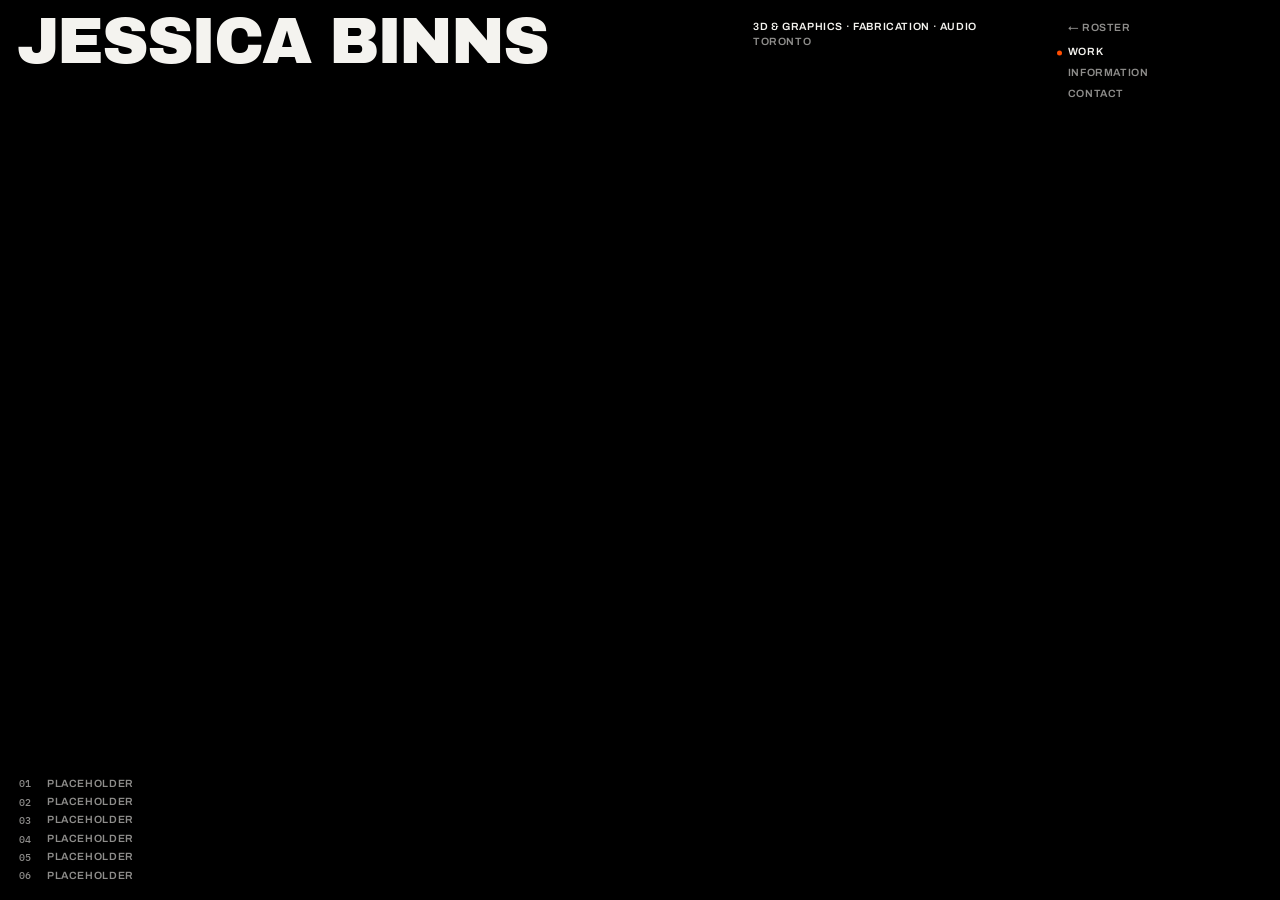
<file: roster/jessica-binns.html>
<!DOCTYPE html>
<html lang="en" class="js">
<head>
  <meta charset="UTF-8">
  <meta name="viewport" content="width=device-width, initial-scale=1.0, viewport-fit=cover">
  <title>Jessica Binns — PYLON PICTURES</title>
  <meta name="description" content="Jessica Binns — 3D &amp; Graphics · Fabrication · Audio at Pylon Pictures, Toronto.">
  <meta name="theme-color" content="#000000">
  <link rel="preconnect" href="https://fonts.googleapis.com">
  <link rel="preconnect" href="https://fonts.gstatic.com" crossorigin>
  <link href="https://fonts.googleapis.com/css2?family=Archivo+Black&family=Archivo:wght@400;600;800&family=IBM+Plex+Mono:wght@500&display=swap" rel="stylesheet">
  <link rel="stylesheet" href="../css/portfolio.css">
</head>
<body class="page-portfolio is-opening" data-view="home">

  <!-- Full-bleed cinema screen: opening showreel loop & hovered project plates -->
  <div class="screen" id="screen" aria-hidden="true">
    <div class="plates" id="plates"></div>
    <div class="veil" id="veil"></div>
    <div class="shade" id="shade"></div>
  </div>

  <!-- Custom cursor over live cinema screen -->
  <p class="pointer" id="pointer" aria-hidden="true">Watch film</p>

  <!-- 12-Column Pylon Artist Masthead -->
  <header class="mast">
    <h1 class="mast-name">
      <a href="#/">
        <span class="mast-name__clip">
          <span class="mast-name__word" id="artistNameWord">Jessica Binns</span>
        </span>
      </a>
    </h1>

    <p class="mast-role">
      <span id="artistRoleTitle">3D &amp; Graphics · Fabrication · Audio</span>
      <span class="mast-role__loc" id="artistRoleLoc">Toronto</span>
    </p>

    <nav class="mast-nav" aria-label="Portfolio navigation">
      <a href="../index.html?skip#roster" class="mast-nav__back">&larr; Roster</a>
      <a href="#/" data-nav="work" class="is-on">Work</a>
      <a href="#/information" data-nav="information">Information</a>
      <a href="#/contact" data-nav="contact">Contact</a>
    </nav>
  </header>

  <!-- HOME VIEW: Bottom-left numbered programme list + sliding horizontal cue bar -->
  <main class="programme" id="programme">
    <ol class="programme-list" id="programmeList" aria-label="Selected credits"></ol>

    <div class="cue is-off" id="cue">
      <span class="cue__line"><i id="cueBar"></i></span>
      <p class="cue__kind" id="cueKind"></p>
      <p class="cue__roles" id="cueRoles"></p>
      <a class="cue__watch" id="cueWatch" href="#/">Watch film</a>
    </div>
  </main>

  <!-- FILM VIEW: Click-into project player & bottom credit strip -->
  <section class="film" id="filmView" aria-label="Film player">
    <div class="film__frame" id="filmFrame"></div>
    <div class="film-strip">
      <p class="film-strip__title"><i id="filmNo"></i><span id="filmTitle"></span></p>
      <p class="film-strip__kind" id="filmKind"></p>
      <p class="film-strip__roles" id="filmRoles"></p>
      <p class="film-strip__nav">
        <a href="#/" id="filmPrev">Prev</a>
        <a href="#/" id="filmNext">Next film</a>
        <a href="#/" id="filmClose">Close</a>
      </p>
    </div>
  </section>

  <!-- INFORMATION VIEW: Biography, disciplines, lanes & index -->
  <section class="info" id="infoView" aria-label="Information" tabindex="-1">
    <div class="info__inner">

      <div class="band band--bio">
        <h2 class="band__label">Biography</h2>
        <div class="bio">
          <p class="bio__sub" id="bioSub">3D, Fabrication &amp; Audio Lead · Pylon Pictures</p>
          <div id="bioBody"></div>
        </div>
      </div>

      <div class="band band--facts" id="factsGrid"></div>

      <div class="band band--index">
        <h2 class="band__label">Selected Credits Index</h2>
        <ol class="index-list" id="indexList"></ol>
      </div>

      <div class="band band--foot">
        <p>&copy; 2026 Pylon Pictures &middot; Toronto, ON</p>
        <button type="button" id="toTopBtn">Back to top &uarr;</button>
      </div>

    </div>
  </section>

  <!-- CONTACT VIEW: In-site inquiry form (no mailto popup) -->
  <section class="contact-view" id="contactView" aria-label="Contact" tabindex="-1">
    <div class="contact-view__inner contact-grid">

      <div class="contact-meta">
        <p class="contact-meta__label">Direct Inquiry</p>
        <h2 class="contact-meta__heading" id="contactArtistHeading">Work with Jessica</h2>
        <p class="contact-meta__detail">
          Commercial production, music videos, narrative projects, or direct craft inquiries for Jessica Binns. Sends directly from this page.
        </p>
        <button type="button" class="copy-email-btn" id="copyEmailBtn" title="Copy email address">
          <span id="copyEmailLabel">jess@pylonpictures.com</span>
          <span>&middot; Copy</span>
        </button>
      </div>

      <div class="contact-form-wrap">
        <form class="contact-form" id="portfolioContactForm" novalidate>
          <input type="text" name="_gotcha" tabindex="-1" autocomplete="off" hidden>
          <input type="hidden" name="scopes" id="contactScopesInput" value="">

          <div class="field">
            <label for="cfName">Your Name *</label>
            <input type="text" id="cfName" name="name" required placeholder="Jane Doe">
          </div>

          <div class="field">
            <label for="cfEmail">Your Email *</label>
            <input type="email" id="cfEmail" name="email" required placeholder="jane@agency.com">
          </div>

          <div class="field">
            <label for="cfProject">Project / Production</label>
            <input type="text" id="cfProject" name="project" placeholder="Brand Campaign, Music Video, Narrative...">
          </div>

          <div class="field">
            <label for="cfTimeline">Target Timeline / Dates</label>
            <input type="text" id="cfTimeline" name="timeline" placeholder="e.g. Q1 2027">
          </div>

          <div class="field field--full">
            <label>Disciplines Needed</label>
            <div class="scope-pills" id="scopePills"></div>
          </div>

          <div class="field field--full">
            <label for="cfMessage">Project Brief &amp; Notes *</label>
            <textarea id="cfMessage" name="message" required placeholder="Share links, deliverables, treatment notes, or schedule details..."></textarea>
          </div>

          <div class="contact-actions">
            <button type="submit" class="contact-submit" id="contactSubmitBtn">Send Inquiry</button>
            <p class="contact-status" id="contactStatus" role="status" aria-live="polite"></p>
          </div>
        </form>
      </div>

    </div>
  </section>

  <!-- Artist Data Configuration -->
  <script>
    window.PYLON_PORTFOLIO = {
      "slug": "jessica-binns",
      "name": "Jessica Binns",
      "roleLine": "3D & Graphics · Fabrication · Audio",
      "location": "Toronto",
      "email": "jess@pylonpictures.com",
      "formEndpoint": "https://formspree.io/f/xrpzyngg",
      "contactScopes": [
            "3D & Motion Graphics",
            "Custom Props / Fabrication",
            "Production Design",
            "Projection / Interactive",
            "Audio Mix & Score"
      ],
      "landing": {
            "focus": 0.35,
            "shade": [
                  0.54,
                  0.66
            ]
      },
      "info": {
            "subtitle": "3D, Fabrication & Audio Lead · Pylon Pictures",
            "paragraphs": [
                  "Jessica Binns is a Toronto-based filmmaker and core ensemble member at Pylon Pictures, specializing in 3d design &amp; motion graphics, robotics &amp; projection mapping, custom props &amp; fabrication.",
                  "Artist biography, full selected filmography, and custom showreel loop — placeholder copy for V1 review while final credits are synced through Pylon Backstage."
            ],
            "facts": [
                  {
                        "heading": "Primary Craft",
                        "items": [
                              {
                                    "label": "3D Design & Motion Graphics"
                              },
                              {
                                    "label": "Robotics & Projection Mapping"
                              },
                              {
                                    "label": "Custom Props & Fabrication"
                              }
                        ]
                  },
                  {
                        "heading": "Additional Lanes",
                        "items": [
                              {
                                    "label": "Audio Mixing & Mastering"
                              },
                              {
                                    "label": "Production Design"
                              },
                              {
                                    "label": "Practical / Gore SFX Makeup"
                              }
                        ]
                  },
                  {
                        "heading": "Studio Lanes",
                        "items": [
                              {
                                    "label": "Tech & Web"
                              },
                              {
                                    "label": "Brand & Socials"
                              },
                              {
                                    "label": "Reel & Credits — Updating V1"
                              }
                        ]
                  },
                  {
                        "heading": "Direct",
                        "items": [
                              {
                                    "label": "Send Direct Inquiry →",
                                    "href": "#/contact"
                              },
                              {
                                    "label": "Pylon Roster ↗",
                                    "href": "../index.html?skip#roster"
                              }
                        ]
                  }
            ]
      },
      "projects": [
            {
                  "slug": "project-01",
                  "title": "Placeholder",
                  "kind": "Placeholder",
                  "roles": "3D Artist & Designer",
                  "year": "2026",
                  "placeholder": true,
                  "placeholderNote": "Selected Reel & Full Project Cut — Coming Soon",
                  "focus": 0.45,
                  "shade": [
                        0.54,
                        0.64
                  ]
            },
            {
                  "slug": "project-02",
                  "title": "Placeholder",
                  "kind": "Placeholder",
                  "roles": "Lead Fabricator & Art",
                  "year": "2026",
                  "placeholder": true,
                  "placeholderNote": "Selected Reel & Full Project Cut — Coming Soon",
                  "focus": 0.45,
                  "shade": [
                        0.54,
                        0.64
                  ]
            },
            {
                  "slug": "project-03",
                  "title": "Placeholder",
                  "kind": "Placeholder",
                  "roles": "Projection & Robotics",
                  "year": "2026",
                  "placeholder": true,
                  "placeholderNote": "Selected Reel & Full Project Cut — Coming Soon",
                  "focus": 0.45,
                  "shade": [
                        0.54,
                        0.64
                  ]
            },
            {
                  "slug": "project-04",
                  "title": "Placeholder",
                  "kind": "Placeholder",
                  "roles": "Production Design & Graphics",
                  "year": "2026",
                  "placeholder": true,
                  "placeholderNote": "Selected Reel & Full Project Cut — Coming Soon",
                  "focus": 0.45,
                  "shade": [
                        0.54,
                        0.64
                  ]
            },
            {
                  "slug": "project-05",
                  "title": "Placeholder",
                  "kind": "Placeholder",
                  "roles": "Audio Mix & Mastering",
                  "year": "2026",
                  "placeholder": true,
                  "placeholderNote": "Selected Reel & Full Project Cut — Coming Soon",
                  "focus": 0.45,
                  "shade": [
                        0.54,
                        0.64
                  ]
            },
            {
                  "slug": "project-06",
                  "title": "Placeholder",
                  "kind": "Placeholder",
                  "roles": "3D, Props & Audio",
                  "year": "2026",
                  "placeholder": true,
                  "placeholderNote": "Selected Reel & Full Project Cut — Coming Soon",
                  "focus": 0.45,
                  "shade": [
                        0.54,
                        0.64
                  ]
            }
      ]
};
  </script>
  <script src="../js/analytics.js"></script>
  <script src="../js/portfolio.js"></script>
  <!-- Cloudflare Web Analytics --><script type='module' src='https://static.cloudflareinsights.com/beacon.min.js' data-cf-beacon='{"token": "98823fa98d0c4355a6c3892e8f8ccb8b"}'></script><!-- End Cloudflare Web Analytics -->
</body>
</html>
</file>
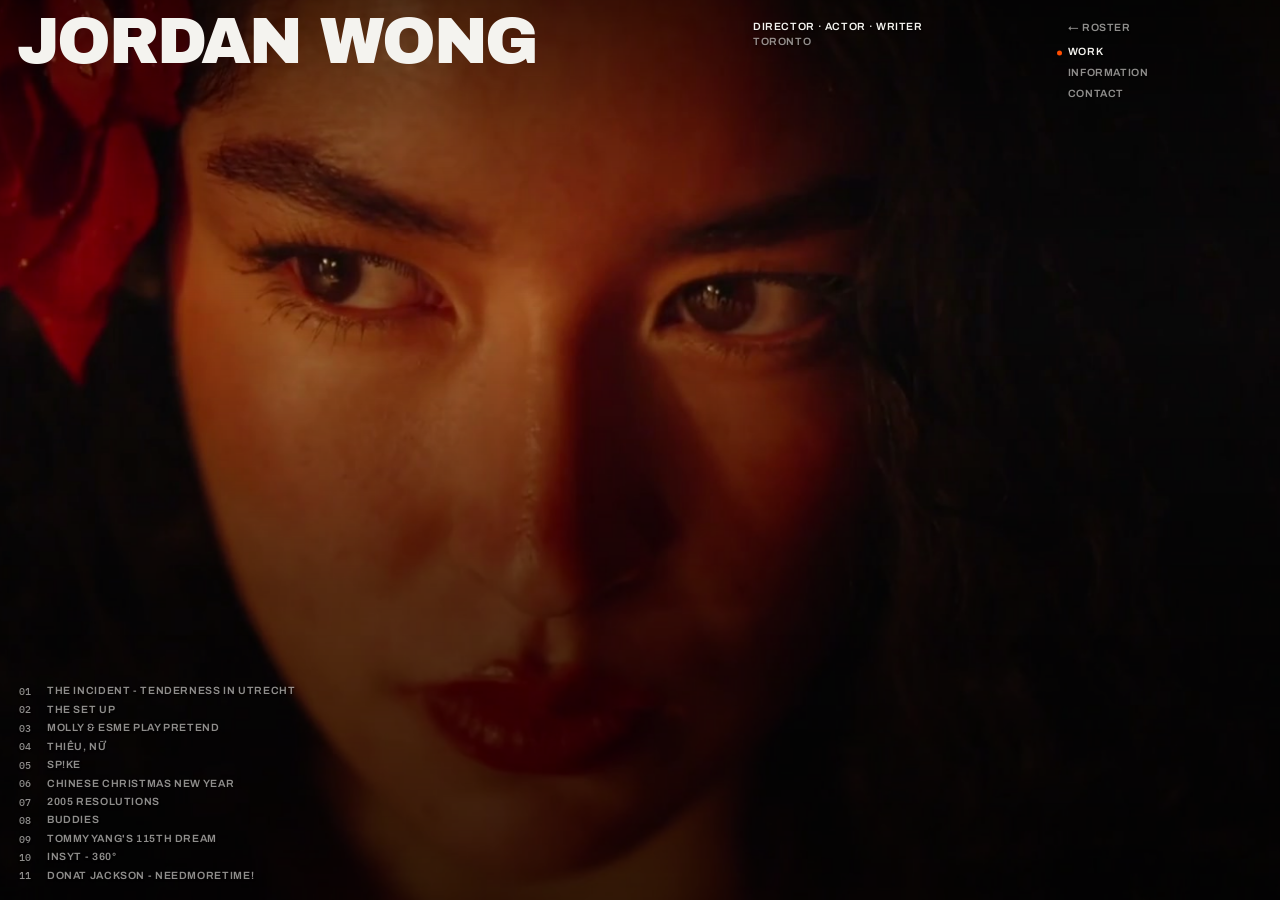
<file: roster/jordan-wong.html>
<!DOCTYPE html>
<html lang="en" class="js">
<head>
  <meta charset="UTF-8">
  <meta name="viewport" content="width=device-width, initial-scale=1.0, viewport-fit=cover">
  <title>Jordan Wong — PYLON PICTURES</title>
  <meta name="description" content="Jordan Wong — Director · Actor · Writer at Pylon Pictures, Toronto.">
  <meta name="theme-color" content="#000000">
  <link rel="preconnect" href="https://fonts.googleapis.com">
  <link rel="preconnect" href="https://fonts.gstatic.com" crossorigin>
  <link href="https://fonts.googleapis.com/css2?family=Archivo+Black&family=Archivo:wght@400;600;800&family=IBM+Plex+Mono:wght@500&display=swap" rel="stylesheet">
  <link rel="stylesheet" href="../css/portfolio.css">
</head>
<body class="page-portfolio is-opening" data-view="home">

  <!-- Full-bleed cinema screen: opening showreel loop & hovered project plates -->
  <div class="screen" id="screen" aria-hidden="true">
    <div class="plates" id="plates"></div>
    <div class="veil" id="veil"></div>
    <div class="shade" id="shade"></div>
  </div>

  <!-- Custom cursor over live cinema screen -->
  <p class="pointer" id="pointer" aria-hidden="true">Watch film</p>

  <!-- 12-Column Pylon Artist Masthead -->
  <header class="mast">
    <h1 class="mast-name">
      <a href="#/">
        <span class="mast-name__clip">
          <span class="mast-name__word" id="artistNameWord">Jordan Wong</span>
        </span>
      </a>
    </h1>

    <p class="mast-role">
      <span id="artistRoleTitle">Director · Actor · Writer</span>
      <span class="mast-role__loc" id="artistRoleLoc">Toronto</span>
    </p>

    <nav class="mast-nav" aria-label="Portfolio navigation">
      <a href="../index.html?skip#roster" class="mast-nav__back">&larr; Roster</a>
      <a href="#/" data-nav="work" class="is-on">Work</a>
      <a href="#/information" data-nav="information">Information</a>
      <a href="#/contact" data-nav="contact">Contact</a>
    </nav>
  </header>

  <!-- HOME VIEW: Bottom-left numbered programme list + sliding horizontal cue bar -->
  <main class="programme" id="programme">
    <ol class="programme-list" id="programmeList" aria-label="Selected credits"></ol>

    <div class="cue is-off" id="cue">
      <span class="cue__line"><i id="cueBar"></i></span>
      <p class="cue__kind" id="cueKind"></p>
      <p class="cue__roles" id="cueRoles"></p>
      <a class="cue__watch" id="cueWatch" href="#/">Watch film</a>
    </div>
  </main>

  <!-- FILM VIEW: Click-into project player & bottom credit strip -->
  <section class="film" id="filmView" aria-label="Film player">
    <div class="film__frame" id="filmFrame"></div>
    <div class="film-strip">
      <p class="film-strip__title"><i id="filmNo"></i><span id="filmTitle"></span></p>
      <p class="film-strip__kind" id="filmKind"></p>
      <p class="film-strip__roles" id="filmRoles"></p>
      <p class="film-strip__nav">
        <a href="#/" id="filmPrev">Prev</a>
        <a href="#/" id="filmNext">Next film</a>
        <a href="#/" id="filmClose">Close</a>
      </p>
    </div>
  </section>

  <!-- INFORMATION VIEW: Biography, disciplines, lanes & index -->
  <section class="info" id="infoView" aria-label="Information" tabindex="-1">
    <div class="info__inner">

      <div class="band band--bio">
        <h2 class="band__label">Biography</h2>
        <div class="bio">
          <p class="bio__sub" id="bioSub">Director, Actor, Writer, Production Design, Producer · Pylon Pictures</p>
          <div id="bioBody"></div>
        </div>
      </div>

      <div class="band band--facts" id="factsGrid"></div>

      <div class="band band--index">
        <h2 class="band__label">Selected Credits Index</h2>
        <ol class="index-list" id="indexList"></ol>
      </div>

      <div class="band band--foot">
        <p>&copy; 2026 Pylon Pictures &middot; Toronto, ON</p>
        <button type="button" id="toTopBtn">Back to top &uarr;</button>
      </div>

    </div>
  </section>

  <!-- CONTACT VIEW: In-site inquiry form (no mailto popup) -->
  <section class="contact-view" id="contactView" aria-label="Contact" tabindex="-1">
    <div class="contact-view__inner contact-grid">

      <div class="contact-meta">
        <p class="contact-meta__label">Direct Inquiry</p>
        <h2 class="contact-meta__heading" id="contactArtistHeading">Work with Jordan</h2>
        <p class="contact-meta__detail">
          Commercial production, music videos, narrative projects, or direct craft inquiries for Jordan Wong. Sends directly from this page.
        </p>
        <button type="button" class="copy-email-btn" id="copyEmailBtn" title="Copy email address">
          <span id="copyEmailLabel">jordan@pylonpictures.com</span>
          <span>&middot; Copy</span>
        </button>
      </div>

      <div class="contact-form-wrap">
        <form class="contact-form" id="portfolioContactForm" novalidate>
          <input type="text" name="_gotcha" tabindex="-1" autocomplete="off" hidden>
          <input type="hidden" name="scopes" id="contactScopesInput" value="">

          <div class="field">
            <label for="cfName">Your Name *</label>
            <input type="text" id="cfName" name="name" required placeholder="Jane Doe">
          </div>

          <div class="field">
            <label for="cfEmail">Your Email *</label>
            <input type="email" id="cfEmail" name="email" required placeholder="jane@agency.com">
          </div>

          <div class="field">
            <label for="cfProject">Project / Production</label>
            <input type="text" id="cfProject" name="project" placeholder="Brand Campaign, Music Video, Narrative...">
          </div>

          <div class="field">
            <label for="cfTimeline">Target Timeline / Dates</label>
            <input type="text" id="cfTimeline" name="timeline" placeholder="e.g. Q1 2027">
          </div>

          <div class="field field--full">
            <label>Disciplines Needed</label>
            <div class="scope-pills" id="scopePills"></div>
          </div>

          <div class="field field--full">
            <label for="cfMessage">Project Brief &amp; Notes *</label>
            <textarea id="cfMessage" name="message" required placeholder="Share links, deliverables, treatment notes, or schedule details..."></textarea>
          </div>

          <div class="contact-actions">
            <button type="submit" class="contact-submit" id="contactSubmitBtn">Send Inquiry</button>
            <p class="contact-status" id="contactStatus" role="status" aria-live="polite"></p>
          </div>
        </form>
      </div>

    </div>
  </section>

  <!-- Artist Data Configuration -->
  <script>
    window.PYLON_PORTFOLIO = {
      "slug": "jordan-wong",
      "name": "Jordan Wong",
      "roleLine": "Director · Actor · Writer",
      "location": "Toronto",
      "email": "jordan@pylonpictures.com",
      "formEndpoint": "https://formspree.io/f/xrpzyngg",
      "contactScopes": [
        "Directing",
        "Acting",
        "Screenwriting & Treatments"
      ],
      "landing": {
        "previewMp4": "../assets/videos/jordan-reel-loop.mp4",
        "still": "../assets/images/jordan/opening-poster.jpg",
        "focus": 0.35,
        "shade": [0.54, 0.66]
      },
      "info": {
        "subtitle": "Director, Actor, Writer, Production Design, Producer · Pylon Pictures",
        "paragraphs": [
          "Jordan Wong is a Toronto-based director, writer, actor, production designer, and producer with Pylon Pictures, working across narrative shorts, music videos, documentary, and commercial film.",
          "Her work spans directing and screenwriting through production design and performance, including Buddies (Official TIFF Short Cuts Selection, 2026) and Thiếu, Nữ (Official TIFF InsideOut Selection, 2025)."
        ],
        "facts": [
          {
            "heading": "Primary Craft",
            "span": 3,
            "items": [
              { "label": "Direction" },
              { "label": "Acting" },
              { "label": "Screenwriting" },
              { "label": "Production Design" }
            ]
          },
          {
            "heading": "Additional Lanes",
            "span": 3,
            "items": [
              { "label": "Production" },
              { "label": "Casting" },
              { "label": "Pitching & Treatments" }
            ]
          },
          {
            "heading": "Press & Selections",
            "span": 3,
            "items": [
              { "label": "Buddies — Official TIFF Short Cuts Selection (2026)" },
              { "label": "Thiếu, Nữ — Official InsideOut Selection (2025)" }
            ]
          },
          {
            "heading": "Elsewhere",
            "span": 3,
            "items": [
              { "label": "Send Direct Inquiry →", "href": "#/contact" },
              { "label": "Pylon Roster ↗", "href": "../index.html?skip#roster" }
            ]
          }
        ]
      },
      "projects": [
        {
          "slug": "the-incident-tenderness-in-utrecht",
          "title": "The Incident - Tenderness in Utrecht",
          "kind": "Music Video · Jordan Wong",
          "roles": "Director, Co-DP, Co-Edit",
          "year": "2025",
          "still": "../assets/images/jordan/the-incident.jpg",
          "youtube": "_7p23iN73DM",
          "focus": 0.42,
          "shade": [0.54, 0.64]
        },
        {
          "slug": "the-set-up",
          "title": "The Set Up",
          "kind": "Narrative Short · Jordan Wong",
          "roles": "Director",
          "year": "2026",
          "focus": 0.45,
          "shade": [0.54, 0.64]
        },
        {
          "slug": "molly-and-esme-play-pretend",
          "title": "Molly & Esme Play Pretend",
          "kind": "Narrative Short · Jordan Wong",
          "roles": "Director",
          "year": "2027",
          "still": "../assets/images/jordan/molly-esme.jpg",
          "focus": 0.42,
          "shade": [0.52, 0.62]
        },
        {
          "slug": "thieu-nu",
          "title": "Thiếu, Nữ",
          "kind": "Documentary · Thuy Saigon Thai",
          "roles": "Producer",
          "year": "2025",
          "still": "../assets/images/mason/thieu-nu.jpg",
          "focus": 0.45,
          "shade": [0.54, 0.64]
        },
        {
          "slug": "spike",
          "title": "SP!KE",
          "kind": "Narrative Short · Maya Chariandy",
          "roles": "Actor, Writer, Producer",
          "year": "2026",
          "still": "../assets/images/jackson/spike.jpg",
          "focus": 0.45,
          "shade": [0.54, 0.64]
        },
        {
          "slug": "chinese-christmas-new-year",
          "title": "Chinese Christmas New Year",
          "kind": "Narrative Short · Sydney Wong",
          "roles": "Actor",
          "year": "2027",
          "focus": 0.45,
          "shade": [0.54, 0.64]
        },
        {
          "slug": "2005-resolutions",
          "title": "2005 Resolutions",
          "kind": "Narrative Short · Sydney Wong",
          "roles": "Actor",
          "year": "2026",
          "focus": 0.45,
          "shade": [0.54, 0.64]
        },
        {
          "slug": "buddies",
          "title": "Buddies",
          "kind": "Narrative Short · Fraser Wolfe",
          "roles": "Production Designer",
          "year": "2026",
          "still": "../assets/images/jordan/buddies.jpg",
          "focus": 0.42,
          "shade": [0.54, 0.64]
        },
        {
          "slug": "tommy-yangs-115th-dream",
          "title": "Tommy Yang's 115th Dream",
          "kind": "Narrative Short · Daniel Fusco",
          "roles": "Production Designer, Writer",
          "year": "2027",
          "still": "../assets/images/jordan/tommy-yang.jpg",
          "focus": 0.45,
          "shade": [0.54, 0.64]
        },
        {
          "slug": "insyt-360",
          "title": "Insyt - 360°",
          "kind": "Music Video · Mason Cline",
          "roles": "Production Designer",
          "year": "2026",
          "still": "../assets/images/mason/insyt-360.jpg",
          "youtube": "CKdqD851gQ0",
          "focus": 0.45,
          "shade": [0.46, 0.58]
        },
        {
          "slug": "donat-jackson-needmoretime",
          "title": "Donat Jackson - needmoretime!",
          "kind": "Commercial / Spec · Mason Cline",
          "roles": "Production Designer",
          "year": "2026",
          "still": "../assets/images/mason/needmoretime.jpg",
          "youtube": "m3GzM8sJ_V8",
          "focus": 0.42,
          "shade": [0.54, 0.62]
        }
      ]
    };
  </script>
  <script src="../js/analytics.js"></script>
  <script src="../js/portfolio.js"></script>
  <!-- Cloudflare Web Analytics --><script type='module' src='https://static.cloudflareinsights.com/beacon.min.js' data-cf-beacon='{"token": "98823fa98d0c4355a6c3892e8f8ccb8b"}'></script><!-- End Cloudflare Web Analytics -->
</body>
</html>
</file>
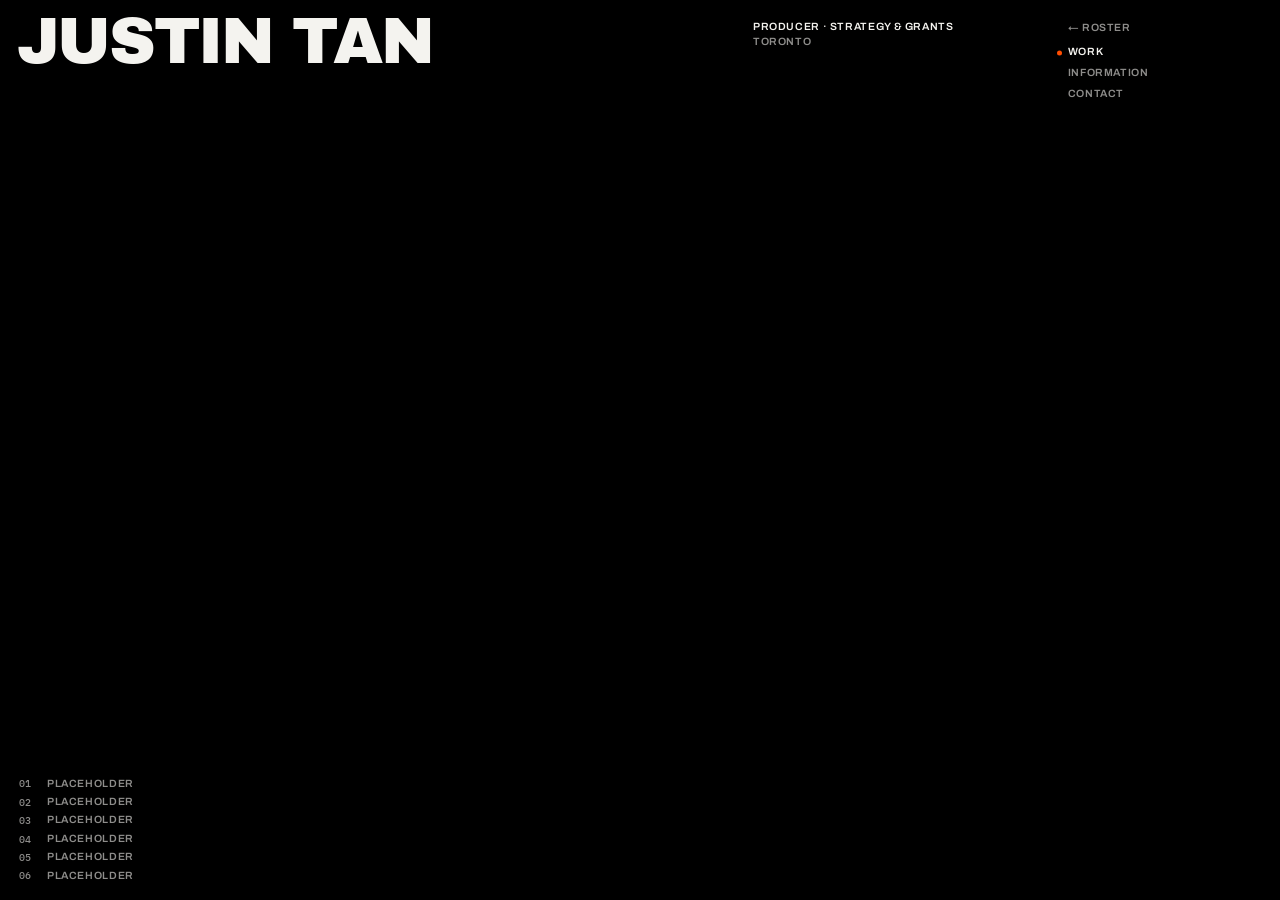
<file: roster/justin-tan.html>
<!DOCTYPE html>
<html lang="en" class="js">
<head>
  <meta charset="UTF-8">
  <meta name="viewport" content="width=device-width, initial-scale=1.0, viewport-fit=cover">
  <title>Justin Tan — PYLON PICTURES</title>
  <meta name="description" content="Justin Tan — Producer · Strategy &amp; Grants at Pylon Pictures, Toronto.">
  <meta name="theme-color" content="#000000">
  <link rel="preconnect" href="https://fonts.googleapis.com">
  <link rel="preconnect" href="https://fonts.gstatic.com" crossorigin>
  <link href="https://fonts.googleapis.com/css2?family=Archivo+Black&family=Archivo:wght@400;600;800&family=IBM+Plex+Mono:wght@500&display=swap" rel="stylesheet">
  <link rel="stylesheet" href="../css/portfolio.css">
</head>
<body class="page-portfolio is-opening" data-view="home">

  <!-- Full-bleed cinema screen: opening showreel loop & hovered project plates -->
  <div class="screen" id="screen" aria-hidden="true">
    <div class="plates" id="plates"></div>
    <div class="veil" id="veil"></div>
    <div class="shade" id="shade"></div>
  </div>

  <!-- Custom cursor over live cinema screen -->
  <p class="pointer" id="pointer" aria-hidden="true">Watch film</p>

  <!-- 12-Column Pylon Artist Masthead -->
  <header class="mast">
    <h1 class="mast-name">
      <a href="#/">
        <span class="mast-name__clip">
          <span class="mast-name__word" id="artistNameWord">Justin Tan</span>
        </span>
      </a>
    </h1>

    <p class="mast-role">
      <span id="artistRoleTitle">Producer · Strategy &amp; Grants</span>
      <span class="mast-role__loc" id="artistRoleLoc">Toronto</span>
    </p>

    <nav class="mast-nav" aria-label="Portfolio navigation">
      <a href="../index.html?skip#roster" class="mast-nav__back">&larr; Roster</a>
      <a href="#/" data-nav="work" class="is-on">Work</a>
      <a href="#/information" data-nav="information">Information</a>
      <a href="#/contact" data-nav="contact">Contact</a>
    </nav>
  </header>

  <!-- HOME VIEW: Bottom-left numbered programme list + sliding horizontal cue bar -->
  <main class="programme" id="programme">
    <ol class="programme-list" id="programmeList" aria-label="Selected credits"></ol>

    <div class="cue is-off" id="cue">
      <span class="cue__line"><i id="cueBar"></i></span>
      <p class="cue__kind" id="cueKind"></p>
      <p class="cue__roles" id="cueRoles"></p>
      <a class="cue__watch" id="cueWatch" href="#/">Watch film</a>
    </div>
  </main>

  <!-- FILM VIEW: Click-into project player & bottom credit strip -->
  <section class="film" id="filmView" aria-label="Film player">
    <div class="film__frame" id="filmFrame"></div>
    <div class="film-strip">
      <p class="film-strip__title"><i id="filmNo"></i><span id="filmTitle"></span></p>
      <p class="film-strip__kind" id="filmKind"></p>
      <p class="film-strip__roles" id="filmRoles"></p>
      <p class="film-strip__nav">
        <a href="#/" id="filmPrev">Prev</a>
        <a href="#/" id="filmNext">Next film</a>
        <a href="#/" id="filmClose">Close</a>
      </p>
    </div>
  </section>

  <!-- INFORMATION VIEW: Biography, disciplines, lanes & index -->
  <section class="info" id="infoView" aria-label="Information" tabindex="-1">
    <div class="info__inner">

      <div class="band band--bio">
        <h2 class="band__label">Biography</h2>
        <div class="bio">
          <p class="bio__sub" id="bioSub">Producer &amp; Finance/Operations Strategy · Pylon Pictures</p>
          <div id="bioBody"></div>
        </div>
      </div>

      <div class="band band--facts" id="factsGrid"></div>

      <div class="band band--index">
        <h2 class="band__label">Selected Credits Index</h2>
        <ol class="index-list" id="indexList"></ol>
      </div>

      <div class="band band--foot">
        <p>&copy; 2026 Pylon Pictures &middot; Toronto, ON</p>
        <button type="button" id="toTopBtn">Back to top &uarr;</button>
      </div>

    </div>
  </section>

  <!-- CONTACT VIEW: In-site inquiry form (no mailto popup) -->
  <section class="contact-view" id="contactView" aria-label="Contact" tabindex="-1">
    <div class="contact-view__inner contact-grid">

      <div class="contact-meta">
        <p class="contact-meta__label">Direct Inquiry</p>
        <h2 class="contact-meta__heading" id="contactArtistHeading">Work with Justin</h2>
        <p class="contact-meta__detail">
          Commercial production, music videos, narrative projects, or direct craft inquiries for Justin Tan. Sends directly from this page.
        </p>
        <button type="button" class="copy-email-btn" id="copyEmailBtn" title="Copy email address">
          <span id="copyEmailLabel">justin@pylonpictures.com</span>
          <span>&middot; Copy</span>
        </button>
      </div>

      <div class="contact-form-wrap">
        <form class="contact-form" id="portfolioContactForm" novalidate>
          <input type="text" name="_gotcha" tabindex="-1" autocomplete="off" hidden>
          <input type="hidden" name="scopes" id="contactScopesInput" value="">

          <div class="field">
            <label for="cfName">Your Name *</label>
            <input type="text" id="cfName" name="name" required placeholder="Jane Doe">
          </div>

          <div class="field">
            <label for="cfEmail">Your Email *</label>
            <input type="email" id="cfEmail" name="email" required placeholder="jane@agency.com">
          </div>

          <div class="field">
            <label for="cfProject">Project / Production</label>
            <input type="text" id="cfProject" name="project" placeholder="Brand Campaign, Music Video, Narrative...">
          </div>

          <div class="field">
            <label for="cfTimeline">Target Timeline / Dates</label>
            <input type="text" id="cfTimeline" name="timeline" placeholder="e.g. Q1 2027">
          </div>

          <div class="field field--full">
            <label>Disciplines Needed</label>
            <div class="scope-pills" id="scopePills"></div>
          </div>

          <div class="field field--full">
            <label for="cfMessage">Project Brief &amp; Notes *</label>
            <textarea id="cfMessage" name="message" required placeholder="Share links, deliverables, treatment notes, or schedule details..."></textarea>
          </div>

          <div class="contact-actions">
            <button type="submit" class="contact-submit" id="contactSubmitBtn">Send Inquiry</button>
            <p class="contact-status" id="contactStatus" role="status" aria-live="polite"></p>
          </div>
        </form>
      </div>

    </div>
  </section>

  <!-- Artist Data Configuration -->
  <script>
    window.PYLON_PORTFOLIO = {
      "slug": "justin-tan",
      "name": "Justin Tan",
      "roleLine": "Producer · Strategy & Grants",
      "location": "Toronto",
      "email": "justin@pylonpictures.com",
      "formEndpoint": "https://formspree.io/f/xrpzyngg",
      "contactScopes": [
            "Line Producing",
            "Production Budgeting",
            "Arts & Film Grants",
            "Creative Producing",
            "Studio Operations"
      ],
      "landing": {
            "focus": 0.35,
            "shade": [
                  0.54,
                  0.66
            ]
      },
      "info": {
            "subtitle": "Producer & Finance/Operations Strategy · Pylon Pictures",
            "paragraphs": [
                  "Justin Tan is a Toronto-based filmmaker and core ensemble member at Pylon Pictures, specializing in line &amp; creative producing, budgeting &amp; production strategy.",
                  "Artist biography, full selected filmography, and custom showreel loop — placeholder copy for V1 review while final credits are synced through Pylon Backstage."
            ],
            "facts": [
                  {
                        "heading": "Primary Craft",
                        "items": [
                              {
                                    "label": "Line & Creative Producing"
                              },
                              {
                                    "label": "Budgeting & Production Strategy"
                              }
                        ]
                  },
                  {
                        "heading": "Additional Lanes",
                        "items": [
                              {
                                    "label": "Institutional & Arts Grant Research"
                              },
                              {
                                    "label": "Deliverables & Scheduling"
                              }
                        ]
                  },
                  {
                        "heading": "Studio Lanes",
                        "items": [
                              {
                                    "label": "Finance & Books"
                              },
                              {
                                    "label": "Operations & Grants"
                              },
                              {
                                    "label": "Reel & Credits — Updating V1"
                              }
                        ]
                  },
                  {
                        "heading": "Direct",
                        "items": [
                              {
                                    "label": "Send Direct Inquiry →",
                                    "href": "#/contact"
                              },
                              {
                                    "label": "Pylon Roster ↗",
                                    "href": "../index.html?skip#roster"
                              }
                        ]
                  }
            ]
      },
      "projects": [
            {
                  "slug": "project-01",
                  "title": "Placeholder",
                  "kind": "Placeholder",
                  "roles": "Producer",
                  "year": "2026",
                  "placeholder": true,
                  "placeholderNote": "Selected Reel & Full Project Cut — Coming Soon",
                  "focus": 0.45,
                  "shade": [
                        0.54,
                        0.64
                  ]
            },
            {
                  "slug": "project-02",
                  "title": "Placeholder",
                  "kind": "Placeholder",
                  "roles": "Line Producer",
                  "year": "2026",
                  "placeholder": true,
                  "placeholderNote": "Selected Reel & Full Project Cut — Coming Soon",
                  "focus": 0.45,
                  "shade": [
                        0.54,
                        0.64
                  ]
            },
            {
                  "slug": "project-03",
                  "title": "Placeholder",
                  "kind": "Placeholder",
                  "roles": "Producer & Grant Lead",
                  "year": "2026",
                  "placeholder": true,
                  "placeholderNote": "Selected Reel & Full Project Cut — Coming Soon",
                  "focus": 0.45,
                  "shade": [
                        0.54,
                        0.64
                  ]
            },
            {
                  "slug": "project-04",
                  "title": "Placeholder",
                  "kind": "Placeholder",
                  "roles": "Line Producer",
                  "year": "2026",
                  "placeholder": true,
                  "placeholderNote": "Selected Reel & Full Project Cut — Coming Soon",
                  "focus": 0.45,
                  "shade": [
                        0.54,
                        0.64
                  ]
            },
            {
                  "slug": "project-05",
                  "title": "Placeholder",
                  "kind": "Placeholder",
                  "roles": "Creative Producer",
                  "year": "2026",
                  "placeholder": true,
                  "placeholderNote": "Selected Reel & Full Project Cut — Coming Soon",
                  "focus": 0.45,
                  "shade": [
                        0.54,
                        0.64
                  ]
            },
            {
                  "slug": "project-06",
                  "title": "Placeholder",
                  "kind": "Placeholder",
                  "roles": "Producer",
                  "year": "2026",
                  "placeholder": true,
                  "placeholderNote": "Selected Reel & Full Project Cut — Coming Soon",
                  "focus": 0.45,
                  "shade": [
                        0.54,
                        0.64
                  ]
            }
      ]
};
  </script>
  <script src="../js/analytics.js"></script>
  <script src="../js/portfolio.js"></script>
  <!-- Cloudflare Web Analytics --><script type='module' src='https://static.cloudflareinsights.com/beacon.min.js' data-cf-beacon='{"token": "98823fa98d0c4355a6c3892e8f8ccb8b"}'></script><!-- End Cloudflare Web Analytics -->
</body>
</html>
</file>
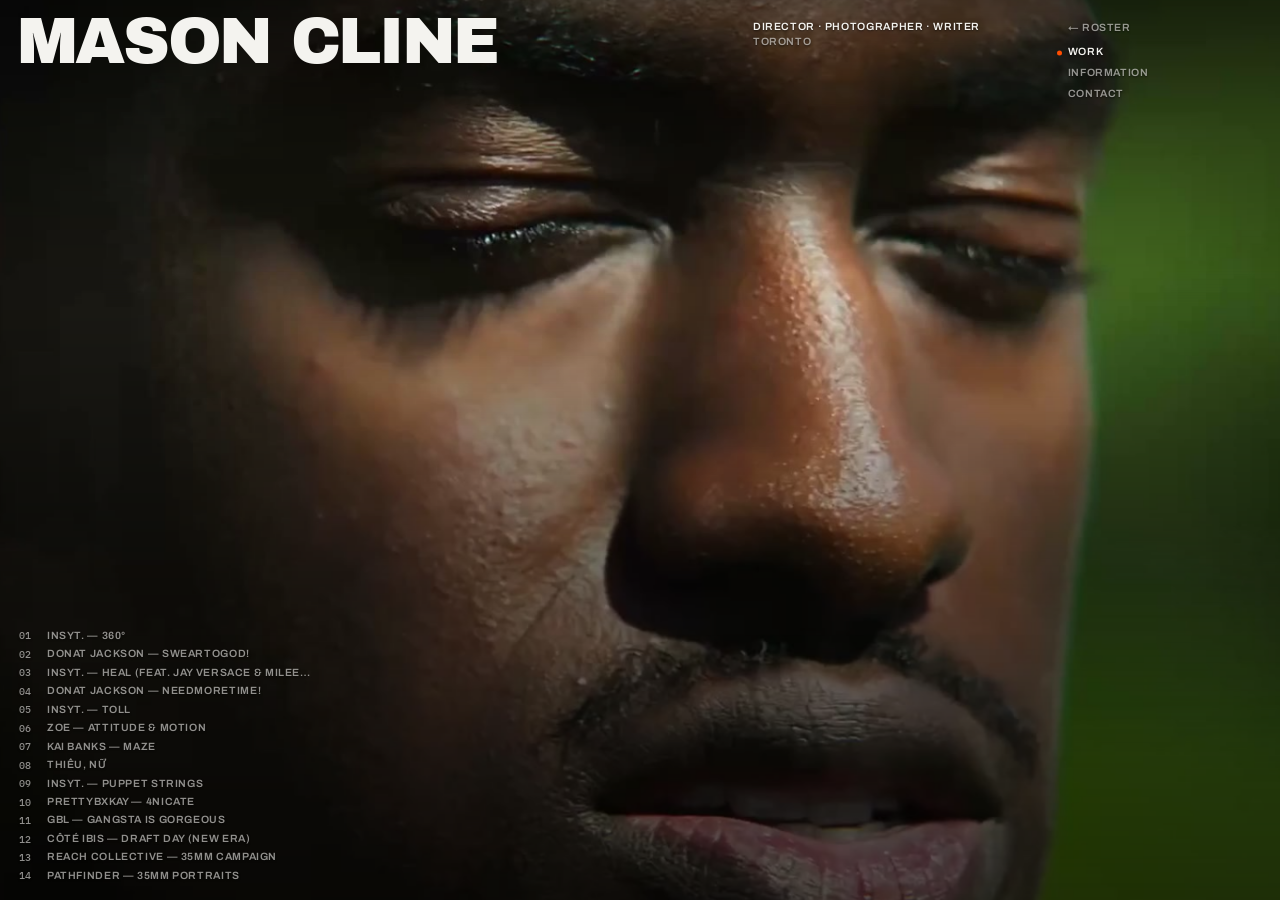
<file: roster/mason-cline.html>
<!DOCTYPE html>
<html lang="en" class="js">
<head>
  <meta charset="UTF-8">
  <meta name="viewport" content="width=device-width, initial-scale=1.0, viewport-fit=cover">
  <title>Mason Cline — PYLON PICTURES</title>
  <meta name="description" content="Mason Cline — Director, Cinematographer, Editor & 35mm Photographer at Pylon Pictures, Toronto.">
  <meta name="theme-color" content="#000000">
  <link rel="preconnect" href="https://fonts.googleapis.com">
  <link rel="preconnect" href="https://fonts.gstatic.com" crossorigin>
  <link href="https://fonts.googleapis.com/css2?family=Archivo+Black&family=Archivo:wght@400;600;800&family=IBM+Plex+Mono:wght@500&display=swap" rel="stylesheet">
  <link rel="stylesheet" href="../css/portfolio.css">
</head>
<body class="page-portfolio is-opening" data-view="home">

  <!-- Full-bleed cinema screen: opening showreel loop & hovered project plates -->
  <div class="screen" id="screen" aria-hidden="true">
    <div class="plates" id="plates"></div>
    <div class="veil" id="veil"></div>
    <div class="shade" id="shade"></div>
  </div>

  <!-- Custom cursor over live cinema screen -->
  <p class="pointer" id="pointer" aria-hidden="true">Watch film</p>

  <!-- 12-Column Pylon Artist Masthead -->
  <header class="mast">
    <h1 class="mast-name">
      <a href="#/">
        <span class="mast-name__clip">
          <span class="mast-name__word" id="artistNameWord">Mason Cline</span>
        </span>
      </a>
    </h1>

    <p class="mast-role">
      <span id="artistRoleTitle">Director · Photographer · Writer</span>
      <span class="mast-role__loc" id="artistRoleLoc">Toronto</span>
    </p>

    <nav class="mast-nav" aria-label="Portfolio navigation">
      <a href="../index.html?skip#roster" class="mast-nav__back">&larr; Roster</a>
      <a href="#/" data-nav="work" class="is-on">Work</a>
      <a href="#/information" data-nav="information">Information</a>
      <a href="#/contact" data-nav="contact">Contact</a>
    </nav>
  </header>

  <!-- HOME VIEW: Bottom-left numbered programme list + sliding horizontal cue bar -->
  <main class="programme" id="programme">
    <ol class="programme-list" id="programmeList" aria-label="Selected credits"></ol>

    <div class="cue is-off" id="cue">
      <span class="cue__line"><i id="cueBar"></i></span>
      <p class="cue__kind" id="cueKind"></p>
      <p class="cue__roles" id="cueRoles"></p>
      <a class="cue__watch" id="cueWatch" href="#/">Watch film</a>
    </div>
  </main>

  <!-- FILM VIEW: Click-into project player & bottom credit strip -->
  <section class="film" id="filmView" aria-label="Film player">
    <div class="film__frame" id="filmFrame"></div>
    <div class="film-strip">
      <p class="film-strip__title"><i id="filmNo"></i><span id="filmTitle"></span></p>
      <p class="film-strip__kind" id="filmKind"></p>
      <p class="film-strip__roles" id="filmRoles"></p>
      <p class="film-strip__nav">
        <a href="#/" id="filmPrev">Prev</a>
        <a href="#/" id="filmNext">Next film</a>
        <a href="#/" id="filmClose">Close</a>
      </p>
    </div>
  </section>

  <!-- INFORMATION VIEW: Biography, disciplines, photo series & full index -->
  <section class="info" id="infoView" aria-label="Information" tabindex="-1">
    <div class="info__inner">

      <div class="band band--bio">
        <h2 class="band__label">Biography</h2>
        <div class="bio">
          <p class="bio__sub" id="bioSub">Founder, Director &amp; Photographer · Pylon Pictures</p>
          <div id="bioBody"></div>
        </div>
      </div>

      <div class="band band--facts" id="factsGrid"></div>

      <div class="band band--index">
        <h2 class="band__label">Selected Credits Index</h2>
        <ol class="index-list" id="indexList"></ol>
      </div>

      <div class="band band--foot">
        <p>&copy; 2026 Pylon Pictures &middot; Toronto, ON</p>
        <button type="button" id="toTopBtn">Back to top &uarr;</button>
      </div>

    </div>
  </section>

  <!-- CONTACT VIEW: In-site inquiry form (no mailto popup) -->
  <section class="contact-view" id="contactView" aria-label="Contact" tabindex="-1">
    <div class="contact-view__inner contact-grid">

      <div class="contact-meta">
        <p class="contact-meta__label">Direct Inquiry</p>
        <h2 class="contact-meta__heading" id="contactArtistHeading">Work with Mason</h2>
        <p class="contact-meta__detail">
          Commercial direction, music videos, 35mm &amp; medium-format photography campaigns, narrative treatments, or full Pylon Pictures production bids. Sends directly from this page.
        </p>
        <button type="button" class="copy-email-btn" id="copyEmailBtn" title="Copy email address">
          <span id="copyEmailLabel">mason@pylonpictures.com</span>
          <span>&middot; Copy</span>
        </button>
      </div>

      <div class="contact-form-wrap">
        <form class="contact-form" id="portfolioContactForm" novalidate>
          <input type="text" name="_gotcha" tabindex="-1" autocomplete="off" hidden>
          <input type="hidden" name="scopes" id="contactScopesInput" value="">

          <div class="field">
            <label for="cfName">Your Name *</label>
            <input type="text" id="cfName" name="name" required placeholder="Jane Doe">
          </div>

          <div class="field">
            <label for="cfEmail">Your Email *</label>
            <input type="email" id="cfEmail" name="email" required placeholder="jane@agency.com">
          </div>

          <div class="field">
            <label for="cfProject">Project / Production</label>
            <input type="text" id="cfProject" name="project" placeholder="Brand Campaign, Music Video, Editorial Shoot...">
          </div>

          <div class="field">
            <label for="cfTimeline">Target Timeline / Dates</label>
            <input type="text" id="cfTimeline" name="timeline" placeholder="e.g. Shoot Dec · Delivery Jan 2027">
          </div>

          <div class="field field--full">
            <label>Disciplines Needed</label>
            <div class="scope-pills" id="scopePills"></div>
          </div>

          <div class="field field--full">
            <label for="cfMessage">Project Brief &amp; Notes *</label>
            <textarea id="cfMessage" name="message" required placeholder="Share treatment references, track or brand brief, deliverables, or shoot dates..."></textarea>
          </div>

          <div class="contact-actions">
            <button type="submit" class="contact-submit" id="contactSubmitBtn">Send Inquiry</button>
            <p class="contact-status" id="contactStatus" role="status" aria-live="polite"></p>
          </div>
        </form>
      </div>

    </div>
  </section>

  <!-- Artist Data Configuration -->
  <script>
    window.PYLON_PORTFOLIO = {
      slug: "mason-cline",
      name: "Mason Cline",
      roleLine: "Director · Photographer · Writer",
      location: "Toronto",
      email: "mason@pylonpictures.com",
      formEndpoint: "https://formspree.io/f/xrpzyngg",

      contactScopes: [
        "Commercial Direction",
        "Music Video Direction",
        "35mm / 120mm Photography",
        "Cinematography (DP / Super 8)",
        "Editorial",
        "Creative Treatment & Writing"
      ],

      landing: {
        previewMp4: "../assets/videos/mason-reel-loop.mp4",
        still: "../assets/images/mason/opening-poster.jpg",
        focus: 0.38,
        shade: [0.54, 0.66]
      },

      info: {
        subtitle: "Founder, Director, Cinematographer & Photographer · Pylon Pictures",
        paragraphs: [
          "Mason Cline is a Toronto-based director, cinematographer, editor, and photographer specializing in music videos, commercial campaigns, short films, and analog visual arts. As founder of Pylon Pictures, he leads creative direction and treatments from initial concept through on-set execution and editorial cut.",
          "Working across digital cinema, Super 8, 35mm, and 120mm medium-format film, his work pairs kinetic pacing with tactile, lived-in worldbuilding for artists and brands including insyt., Donat Jackson, ZOE, Kai Banks, Prettybxkay, REACH Collective, GBL, and Côté Ibis x New Era.",
          "His cinematography and analog still photography include the festival-selected short film Thiếu, Nữ (2025), alongside 35mm campaign and documentary portrait series for <a href=\"https://masoncline.ca\" target=\"_blank\" rel=\"noopener\">PATHFINDER, REACH, and SP!KE</a>."
        ],
        facts: [
          {
            heading: "Primary Craft",
            items: [
              { label: "Commercial & Music Video Direction" },
              { label: "35mm & 120mm Film Photography" },
              { label: "Offline Editorial & Pacing" },
              { label: "Screenwriting & Pitch Treatments" },
              { label: "Super 8 & Analog Cinema" }
            ]
          },
          {
            heading: "Additional Lanes",
            items: [
              { label: "Cinematography (DP)" },
              { label: "Location Scouting" },
              { label: "Creative Producing" },
              { label: "Client & Brand Strategy" }
            ]
          },
          {
            heading: "Selected Photo & Press",
            items: [
              { label: "Thiếu, Nữ — Official Festival Selection" },
              { label: "REACH Collective — 35mm Fashion Campaign" },
              { label: "PATHFINDER (2026) — 35mm Press Portraits" },
              { label: "GBL & Côté Ibis x New Era Campaigns" }
            ]
          },
          {
            heading: "Elsewhere",
            items: [
              { label: "Send Direct Inquiry →", href: "#/contact" },
              { label: "35mm Photo Archive (masoncline.ca) ↗", href: "https://masoncline.ca", external: true },
              { label: "Instagram (@mason.clinee) ↗", href: "https://www.instagram.com/mason.clinee/", external: true },
              { label: "Film & BTS (@planetbogus) ↗", href: "https://www.instagram.com/planetbogus/", external: true }
            ]
          }
        ]
      },

      projects: [
        {
          slug: "insyt-360",
          title: "insyt. — 360°",
          kind: "Music Video · Pylon Pictures",
          roles: "Director & Editor",
          year: "2026",
          still: "../assets/images/mason/insyt-360.jpg",
          youtube: "CKdqD851gQ0",
          focus: 0.35,
          shade: [0.49, 0.64]
        },
        {
          slug: "sweartogod",
          title: "Donat Jackson — sweartogod!",
          kind: "Music Video · Pylon Pictures",
          roles: "Director",
          year: "2026",
          still: "../assets/images/jackson/sweartogod.jpg",
          youtube: "a3y5_lFqbsE",
          focus: 0.35,
          shade: [0.68, 0.56]
        },
        {
          slug: "insyt-heal",
          title: "insyt. — Heal (feat. Jay Versace & Mileena)",
          kind: "Music Video · Co-Dir. Declan McKenna",
          roles: "Director & Super 8",
          year: "2026",
          still: "../assets/images/mason/insyt-heal.jpg",
          youtube: "2i1VwJyLIs0",
          focus: 0.42,
          shade: [0.76, 0.67]
        },
        {
          slug: "needmoretime",
          title: "Donat Jackson — needmoretime!",
          kind: "Music Video · Pylon Pictures",
          roles: "Director & Editor",
          year: "2026",
          still: "../assets/images/mason/needmoretime.jpg",
          youtube: "m3GzM8sJ_V8",
          focus: 0.48,
          shade: [0.54, 0.63]
        },
        {
          slug: "insyt-toll",
          title: "insyt. — Toll",
          kind: "Music Video · Pylon Pictures",
          roles: "Director, Editor & Super 8",
          year: "2026",
          still: "../assets/images/mason/insyt-toll.jpg",
          youtube: "chQBG5lTCnM",
          focus: 0.45,
          shade: [0.78, 0.60]
        },
        {
          slug: "zoe-attitude-motion",
          title: "ZOE — Attitude & Motion",
          kind: "Music Video · Co-Dir. Maya Chariandy",
          roles: "Director, DP, Edit & Colour",
          year: "2025",
          still: "../assets/images/mason/zoe-attitude-motion.jpg",
          youtube: "EfRm28PLvKA",
          focus: 0.38,
          shade: [0.60, 0.67]
        },
        {
          slug: "kai-banks-maze",
          title: "Kai Banks — Maze",
          kind: "Music Video · Pylon Pictures",
          roles: "Director & Editor",
          year: "2025",
          still: "../assets/images/mason/kai-banks-maze.jpg",
          youtube: "PFcnSxjB-KM",
          focus: 0.45,
          shade: [0.76, 0.72]
        },
        {
          slug: "thieu-nu",
          title: "Thiếu, Nữ",
          kind: "Short Film · Dir. Thuỵ Huỳnh Thái",
          roles: "Director of Photography, Colour & 35mm Photo",
          year: "2025",
          still: "../assets/images/mason/thieu-nu.jpg",
          youtube: "66nTpR10RQQ",
          focus: 0.42,
          shade: [0.72, 0.72]
        },
        {
          slug: "insyt-puppet-strings",
          title: "insyt. — Puppet Strings",
          kind: "Music Video · Pylon Pictures",
          roles: "Director & Editor",
          year: "2025",
          still: "../assets/images/mason/insyt-puppet-strings.jpg",
          youtube: "6GvYSWZT93s",
          focus: 0.48,
          shade: [0.52, 0.74]
        },
        {
          slug: "prettybxkay-4nicate",
          title: "Prettybxkay — 4nicate",
          kind: "Music Video · Pylon Pictures",
          roles: "Director, Editor & Super 8",
          year: "2025",
          still: "../assets/images/mason/prettybxkay-4nicate.jpg",
          youtube: "ZTq6Xg301Eg",
          focus: 0.36,
          shade: [0.57, 0.63]
        },
        {
          slug: "gbl-gangsta-is-gorgeous",
          title: "GBL — Gangsta is Gorgeous",
          kind: "Commercial Campaign · Khaki Set",
          roles: "Director, DP, Editor & Colour",
          year: "2025",
          still: "../assets/images/mason/gbl-campaign.jpg",
          instagramUrl: "https://www.instagram.com/p/DP7EbUoEogg/",
          focus: 0.5,
          shade: [0.44, 0.56]
        },
        {
          slug: "cote-ibis-draft-day",
          title: "Côté Ibis — Draft Day (New Era)",
          kind: "Commercial Campaign · Pylon Pictures",
          roles: "Director & Editor",
          year: "2025",
          still: "../assets/images/mason/cote-ibis-draft-day.jpg",
          videoUrl: "https://mukpost.com/portfolio-assets/videos/draft-night.mp4",
          focus: 0.4,
          shade: [0.45, 0.58]
        },
        {
          slug: "reach-collective-35mm",
          title: "REACH Collective — 35mm Campaign",
          kind: "Editorial Fashion Campaign · 35mm Film",
          roles: "Photographer & Creative Direction",
          year: "2025",
          still: "../assets/images/mason/reach-04.jpg",
          gallery: [
            "../assets/images/mason/reach-04.jpg",
            "../assets/images/mason/reach-01.jpg",
            "../assets/images/mason/reach-02.jpg",
            "../assets/images/mason/reach-03.jpg",
            "../assets/images/mason/reach-05.jpg",
            "../assets/images/mason/reach-06.jpg"
          ],
          focus: 0.28,
          shade: [0.58, 0.68]
        },
        {
          slug: "pathfinder-35mm",
          title: "PATHFINDER — 35mm Portraits",
          kind: "Documentary Press Series · 35mm Film",
          roles: "35mm Photographer",
          year: "2026",
          still: "../assets/images/mason/pathfinder-04.jpg",
          gallery: [
            "../assets/images/mason/pathfinder-04.jpg",
            "../assets/images/mason/pathfinder-01.jpg",
            "../assets/images/mason/pathfinder-02.jpg",
            "../assets/images/mason/pathfinder-03.jpg",
            "../assets/images/mason/pathfinder-05.jpg",
            "../assets/images/mason/pathfinder-06.jpg"
          ],
          focus: 0.42,
          shade: [0.52, 0.64]
        }
      ]
    };
  </script>
  <script src="../js/analytics.js"></script>
  <script src="../js/portfolio.js"></script>
  <!-- Cloudflare Web Analytics --><script type='module' src='https://static.cloudflareinsights.com/beacon.min.js' data-cf-beacon='{"token": "98823fa98d0c4355a6c3892e8f8ccb8b"}'></script><!-- End Cloudflare Web Analytics -->
</body>
</html>
</file>
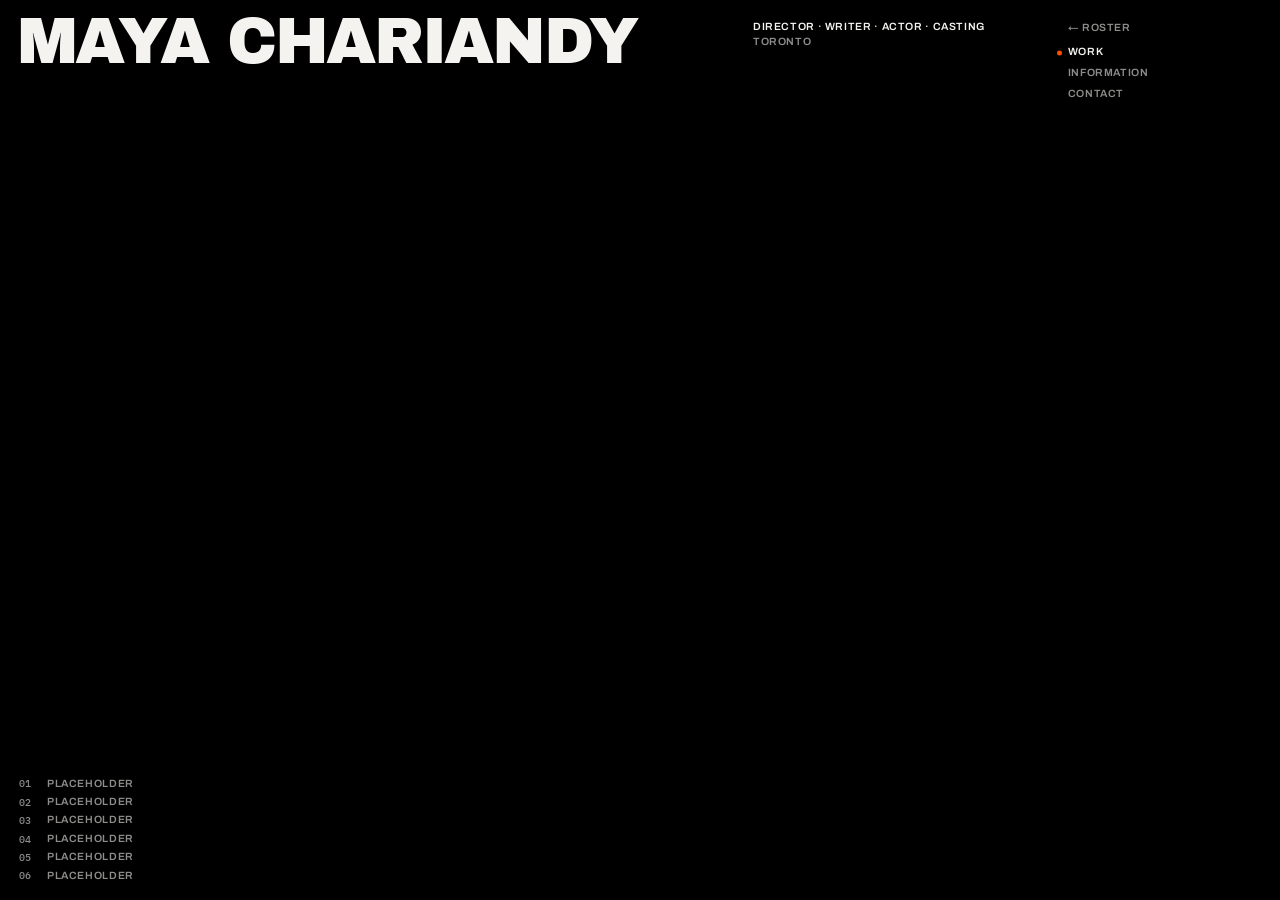
<file: roster/maya-chariandy.html>
<!DOCTYPE html>
<html lang="en" class="js">
<head>
  <meta charset="UTF-8">
  <meta name="viewport" content="width=device-width, initial-scale=1.0, viewport-fit=cover">
  <title>Maya Chariandy — PYLON PICTURES</title>
  <meta name="description" content="Maya Chariandy — Director · Writer · Actor · Casting at Pylon Pictures, Toronto.">
  <meta name="theme-color" content="#000000">
  <link rel="preconnect" href="https://fonts.googleapis.com">
  <link rel="preconnect" href="https://fonts.gstatic.com" crossorigin>
  <link href="https://fonts.googleapis.com/css2?family=Archivo+Black&family=Archivo:wght@400;600;800&family=IBM+Plex+Mono:wght@500&display=swap" rel="stylesheet">
  <link rel="stylesheet" href="../css/portfolio.css">
</head>
<body class="page-portfolio is-opening" data-view="home">

  <!-- Full-bleed cinema screen: opening showreel loop & hovered project plates -->
  <div class="screen" id="screen" aria-hidden="true">
    <div class="plates" id="plates"></div>
    <div class="veil" id="veil"></div>
    <div class="shade" id="shade"></div>
  </div>

  <!-- Custom cursor over live cinema screen -->
  <p class="pointer" id="pointer" aria-hidden="true">Watch film</p>

  <!-- 12-Column Pylon Artist Masthead -->
  <header class="mast">
    <h1 class="mast-name">
      <a href="#/">
        <span class="mast-name__clip">
          <span class="mast-name__word" id="artistNameWord">Maya Chariandy</span>
        </span>
      </a>
    </h1>

    <p class="mast-role">
      <span id="artistRoleTitle">Director · Writer · Actor · Casting</span>
      <span class="mast-role__loc" id="artistRoleLoc">Toronto</span>
    </p>

    <nav class="mast-nav" aria-label="Portfolio navigation">
      <a href="../index.html?skip#roster" class="mast-nav__back">&larr; Roster</a>
      <a href="#/" data-nav="work" class="is-on">Work</a>
      <a href="#/information" data-nav="information">Information</a>
      <a href="#/contact" data-nav="contact">Contact</a>
    </nav>
  </header>

  <!-- HOME VIEW: Bottom-left numbered programme list + sliding horizontal cue bar -->
  <main class="programme" id="programme">
    <ol class="programme-list" id="programmeList" aria-label="Selected credits"></ol>

    <div class="cue is-off" id="cue">
      <span class="cue__line"><i id="cueBar"></i></span>
      <p class="cue__kind" id="cueKind"></p>
      <p class="cue__roles" id="cueRoles"></p>
      <a class="cue__watch" id="cueWatch" href="#/">Watch film</a>
    </div>
  </main>

  <!-- FILM VIEW: Click-into project player & bottom credit strip -->
  <section class="film" id="filmView" aria-label="Film player">
    <div class="film__frame" id="filmFrame"></div>
    <div class="film-strip">
      <p class="film-strip__title"><i id="filmNo"></i><span id="filmTitle"></span></p>
      <p class="film-strip__kind" id="filmKind"></p>
      <p class="film-strip__roles" id="filmRoles"></p>
      <p class="film-strip__nav">
        <a href="#/" id="filmPrev">Prev</a>
        <a href="#/" id="filmNext">Next film</a>
        <a href="#/" id="filmClose">Close</a>
      </p>
    </div>
  </section>

  <!-- INFORMATION VIEW: Biography, disciplines, lanes & index -->
  <section class="info" id="infoView" aria-label="Information" tabindex="-1">
    <div class="info__inner">

      <div class="band band--bio">
        <h2 class="band__label">Biography</h2>
        <div class="bio">
          <p class="bio__sub" id="bioSub">Director, Writer &amp; Operations Lead · Pylon Pictures</p>
          <div id="bioBody"></div>
        </div>
      </div>

      <div class="band band--facts" id="factsGrid"></div>

      <div class="band band--index">
        <h2 class="band__label">Selected Credits Index</h2>
        <ol class="index-list" id="indexList"></ol>
      </div>

      <div class="band band--foot">
        <p>&copy; 2026 Pylon Pictures &middot; Toronto, ON</p>
        <button type="button" id="toTopBtn">Back to top &uarr;</button>
      </div>

    </div>
  </section>

  <!-- CONTACT VIEW: In-site inquiry form (no mailto popup) -->
  <section class="contact-view" id="contactView" aria-label="Contact" tabindex="-1">
    <div class="contact-view__inner contact-grid">

      <div class="contact-meta">
        <p class="contact-meta__label">Direct Inquiry</p>
        <h2 class="contact-meta__heading" id="contactArtistHeading">Work with Maya</h2>
        <p class="contact-meta__detail">
          Commercial production, music videos, narrative projects, or direct craft inquiries for Maya Chariandy. Sends directly from this page.
        </p>
        <button type="button" class="copy-email-btn" id="copyEmailBtn" title="Copy email address">
          <span id="copyEmailLabel">maya@pylonpictures.com</span>
          <span>&middot; Copy</span>
        </button>
      </div>

      <div class="contact-form-wrap">
        <form class="contact-form" id="portfolioContactForm" novalidate>
          <input type="text" name="_gotcha" tabindex="-1" autocomplete="off" hidden>
          <input type="hidden" name="scopes" id="contactScopesInput" value="">

          <div class="field">
            <label for="cfName">Your Name *</label>
            <input type="text" id="cfName" name="name" required placeholder="Jane Doe">
          </div>

          <div class="field">
            <label for="cfEmail">Your Email *</label>
            <input type="email" id="cfEmail" name="email" required placeholder="jane@agency.com">
          </div>

          <div class="field">
            <label for="cfProject">Project / Production</label>
            <input type="text" id="cfProject" name="project" placeholder="Brand Campaign, Music Video, Narrative...">
          </div>

          <div class="field">
            <label for="cfTimeline">Target Timeline / Dates</label>
            <input type="text" id="cfTimeline" name="timeline" placeholder="e.g. Q1 2027">
          </div>

          <div class="field field--full">
            <label>Disciplines Needed</label>
            <div class="scope-pills" id="scopePills"></div>
          </div>

          <div class="field field--full">
            <label for="cfMessage">Project Brief &amp; Notes *</label>
            <textarea id="cfMessage" name="message" required placeholder="Share links, deliverables, treatment notes, or schedule details..."></textarea>
          </div>

          <div class="contact-actions">
            <button type="submit" class="contact-submit" id="contactSubmitBtn">Send Inquiry</button>
            <p class="contact-status" id="contactStatus" role="status" aria-live="polite"></p>
          </div>
        </form>
      </div>

    </div>
  </section>

  <!-- Artist Data Configuration -->
  <script>
    window.PYLON_PORTFOLIO = {
      "slug": "maya-chariandy",
      "name": "Maya Chariandy",
      "roleLine": "Director · Writer · Actor · Casting",
      "location": "Toronto",
      "email": "maya@pylonpictures.com",
      "formEndpoint": "https://formspree.io/f/xrpzyngg",
      "contactScopes": [
            "Directing",
            "Screenwriting",
            "Casting",
            "Acting / Performance",
            "1st AD",
            "Documentary DP"
      ],
      "landing": {
            "focus": 0.35,
            "shade": [
                  0.54,
                  0.66
            ]
      },
      "info": {
            "subtitle": "Director, Writer & Operations Lead · Pylon Pictures",
            "paragraphs": [
                  "Maya Chariandy is a Toronto-based filmmaker and core ensemble member at Pylon Pictures, specializing in directing, screenwriting, acting, casting.",
                  "Artist biography, full selected filmography, and custom showreel loop — placeholder copy for V1 review while final credits are synced through Pylon Backstage."
            ],
            "facts": [
                  {
                        "heading": "Primary Craft",
                        "items": [
                              {
                                    "label": "Directing"
                              },
                              {
                                    "label": "Screenwriting"
                              },
                              {
                                    "label": "Acting"
                              },
                              {
                                    "label": "Casting"
                              }
                        ]
                  },
                  {
                        "heading": "Additional Lanes",
                        "items": [
                              {
                                    "label": "Documentary DP"
                              },
                              {
                                    "label": "Colour Grading"
                              },
                              {
                                    "label": "1st AD"
                              },
                              {
                                    "label": "Producing & Editorial"
                              }
                        ]
                  },
                  {
                        "heading": "Studio Lanes",
                        "items": [
                              {
                                    "label": "Operations Lead"
                              },
                              {
                                    "label": "Brand & Seasonal Originals"
                              },
                              {
                                    "label": "Reel & Credits — Updating V1"
                              }
                        ]
                  },
                  {
                        "heading": "Direct",
                        "items": [
                              {
                                    "label": "Send Direct Inquiry →",
                                    "href": "#/contact"
                              },
                              {
                                    "label": "Pylon Roster ↗",
                                    "href": "../index.html?skip#roster"
                              }
                        ]
                  }
            ]
      },
      "projects": [
            {
                  "slug": "project-01",
                  "title": "Placeholder",
                  "kind": "Placeholder",
                  "roles": "Writer & Director",
                  "year": "2026",
                  "placeholder": true,
                  "placeholderNote": "Selected Reel & Full Project Cut — Coming Soon",
                  "focus": 0.45,
                  "shade": [
                        0.54,
                        0.64
                  ]
            },
            {
                  "slug": "project-02",
                  "title": "Placeholder",
                  "kind": "Placeholder",
                  "roles": "Director & DP",
                  "year": "2026",
                  "placeholder": true,
                  "placeholderNote": "Selected Reel & Full Project Cut — Coming Soon",
                  "focus": 0.45,
                  "shade": [
                        0.54,
                        0.64
                  ]
            },
            {
                  "slug": "project-03",
                  "title": "Placeholder",
                  "kind": "Placeholder",
                  "roles": "Director & Casting",
                  "year": "2026",
                  "placeholder": true,
                  "placeholderNote": "Selected Reel & Full Project Cut — Coming Soon",
                  "focus": 0.45,
                  "shade": [
                        0.54,
                        0.64
                  ]
            },
            {
                  "slug": "project-04",
                  "title": "Placeholder",
                  "kind": "Placeholder",
                  "roles": "Lead Actor & Co-Writer",
                  "year": "2026",
                  "placeholder": true,
                  "placeholderNote": "Selected Reel & Full Project Cut — Coming Soon",
                  "focus": 0.45,
                  "shade": [
                        0.54,
                        0.64
                  ]
            },
            {
                  "slug": "project-05",
                  "title": "Placeholder",
                  "kind": "Placeholder",
                  "roles": "1st AD & Casting",
                  "year": "2026",
                  "placeholder": true,
                  "placeholderNote": "Selected Reel & Full Project Cut — Coming Soon",
                  "focus": 0.45,
                  "shade": [
                        0.54,
                        0.64
                  ]
            },
            {
                  "slug": "project-06",
                  "title": "Placeholder",
                  "kind": "Placeholder",
                  "roles": "Director, Writer & Actor",
                  "year": "2026",
                  "placeholder": true,
                  "placeholderNote": "Selected Reel & Full Project Cut — Coming Soon",
                  "focus": 0.45,
                  "shade": [
                        0.54,
                        0.64
                  ]
            }
      ]
};
  </script>
  <script src="../js/analytics.js"></script>
  <script src="../js/portfolio.js"></script>
  <!-- Cloudflare Web Analytics --><script type='module' src='https://static.cloudflareinsights.com/beacon.min.js' data-cf-beacon='{"token": "98823fa98d0c4355a6c3892e8f8ccb8b"}'></script><!-- End Cloudflare Web Analytics -->
</body>
</html>
</file>
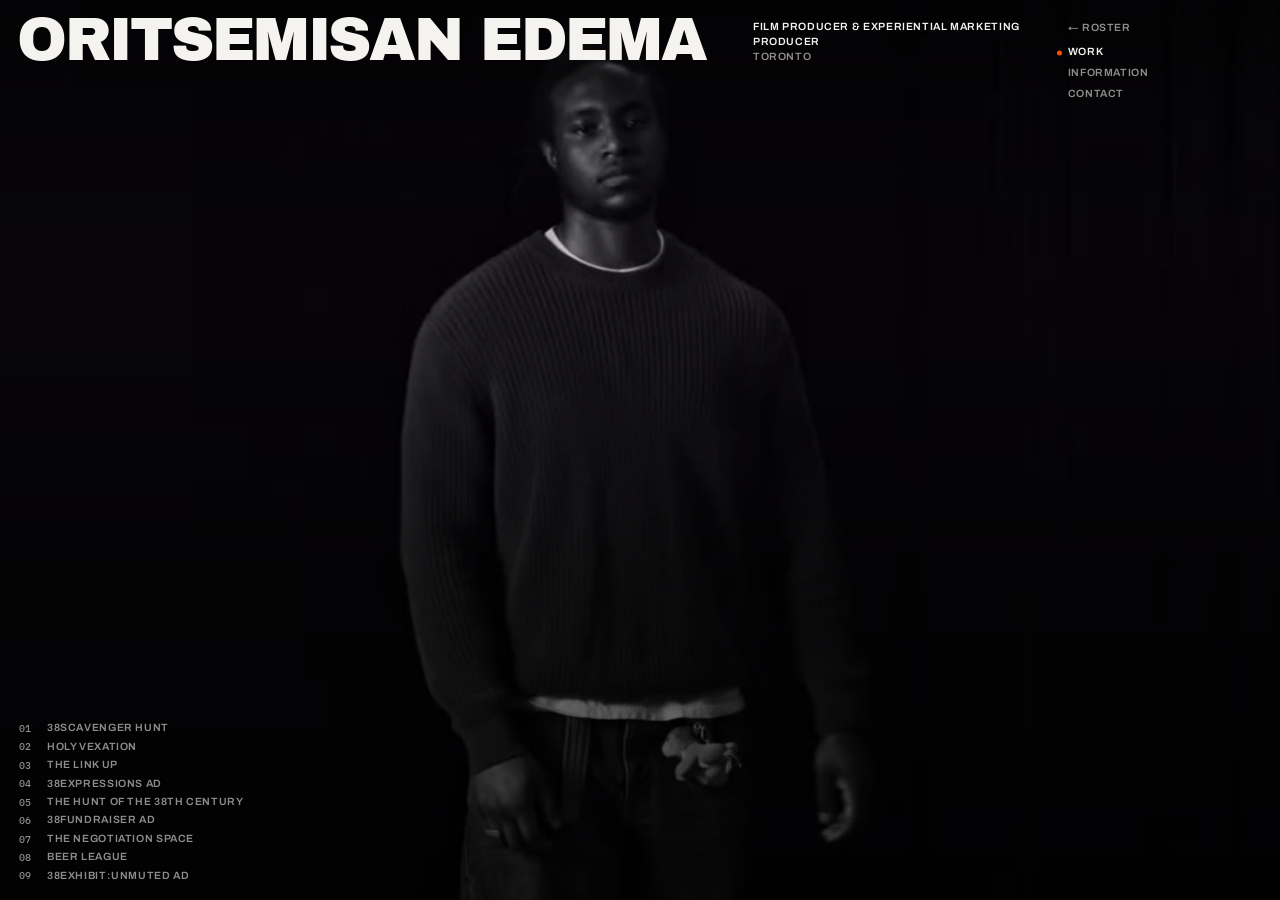
<file: roster/misan-edema.html>
<!DOCTYPE html>
<html lang="en" class="js">
<head>
  <meta charset="UTF-8">
  <meta name="viewport" content="width=device-width, initial-scale=1.0, viewport-fit=cover">
  <title>Oritsemisan Edema — PYLON PICTURES</title>
  <meta name="description" content="Oritsemisan Edema — Film Producer &amp; Experiential Marketing Producer at Pylon Pictures, Toronto.">
  <meta name="theme-color" content="#000000">
  <link rel="preconnect" href="https://fonts.googleapis.com">
  <link rel="preconnect" href="https://fonts.gstatic.com" crossorigin>
  <link href="https://fonts.googleapis.com/css2?family=Archivo+Black&family=Archivo:wght@400;600;800&family=IBM+Plex+Mono:wght@500&display=swap" rel="stylesheet">
  <link rel="stylesheet" href="../css/portfolio.css">
</head>
<body class="page-portfolio is-opening" data-view="home">

  <!-- Full-bleed cinema screen: opening showreel loop & hovered project plates -->
  <div class="screen" id="screen" aria-hidden="true">
    <div class="plates" id="plates"></div>
    <div class="veil" id="veil"></div>
    <div class="shade" id="shade"></div>
  </div>

  <!-- Custom cursor over live cinema screen -->
  <p class="pointer" id="pointer" aria-hidden="true">Watch film</p>

  <!-- 12-Column Pylon Artist Masthead -->
  <header class="mast">
    <h1 class="mast-name">
      <a href="#/">
        <span class="mast-name__clip">
          <span class="mast-name__word" id="artistNameWord">Oritsemisan Edema</span>
        </span>
      </a>
    </h1>

    <p class="mast-role">
      <span id="artistRoleTitle">Film Producer &amp; Experiential Marketing Producer</span>
      <span class="mast-role__loc" id="artistRoleLoc">Toronto</span>
    </p>

    <nav class="mast-nav" aria-label="Portfolio navigation">
      <a href="../index.html?skip#roster" class="mast-nav__back">&larr; Roster</a>
      <a href="#/" data-nav="work" class="is-on">Work</a>
      <a href="#/information" data-nav="information">Information</a>
      <a href="#/contact" data-nav="contact">Contact</a>
    </nav>
  </header>

  <!-- HOME VIEW: Bottom-left numbered programme list + sliding horizontal cue bar -->
  <main class="programme" id="programme">
    <ol class="programme-list" id="programmeList" aria-label="Selected credits"></ol>

    <div class="cue is-off" id="cue">
      <span class="cue__line"><i id="cueBar"></i></span>
      <p class="cue__kind" id="cueKind"></p>
      <p class="cue__roles" id="cueRoles"></p>
      <a class="cue__watch" id="cueWatch" href="#/">Watch film</a>
    </div>
  </main>

  <!-- FILM VIEW: Click-into project player & bottom credit strip -->
  <section class="film" id="filmView" aria-label="Film player">
    <div class="film__frame" id="filmFrame"></div>
    <div class="film-strip">
      <p class="film-strip__title"><i id="filmNo"></i><span id="filmTitle"></span></p>
      <p class="film-strip__kind" id="filmKind"></p>
      <p class="film-strip__roles" id="filmRoles"></p>
      <p class="film-strip__nav">
        <a href="#/" id="filmPrev">Prev</a>
        <a href="#/" id="filmNext">Next film</a>
        <a href="#/" id="filmClose">Close</a>
      </p>
    </div>
  </section>

  <!-- INFORMATION VIEW: Biography, disciplines, lanes & index -->
  <section class="info" id="infoView" aria-label="Information" tabindex="-1">
    <div class="info__inner">

      <div class="band band--bio">
        <h2 class="band__label">Biography</h2>
        <div class="bio">
          <p class="bio__sub" id="bioSub">Film &amp; Video Production | Marketing Strategy &amp; Management · Pylon Pictures</p>
          <div id="bioBody"></div>
        </div>
      </div>

      <div class="band band--facts" id="factsGrid"></div>

      <div class="band band--index">
        <h2 class="band__label">Selected Credits Index</h2>
        <ol class="index-list" id="indexList"></ol>
      </div>

      <div class="band band--foot">
        <p>&copy; 2026 Pylon Pictures &middot; Toronto, ON</p>
        <button type="button" id="toTopBtn">Back to top &uarr;</button>
      </div>

    </div>
  </section>

  <!-- CONTACT VIEW: In-site inquiry form (no mailto popup) -->
  <section class="contact-view" id="contactView" aria-label="Contact" tabindex="-1">
    <div class="contact-view__inner contact-grid">

      <div class="contact-meta">
        <p class="contact-meta__label">Direct Inquiry</p>
        <h2 class="contact-meta__heading" id="contactArtistHeading">Work with Oritsemisan</h2>
        <p class="contact-meta__detail">
          Commercial production, music videos, narrative projects, or direct craft inquiries for Oritsemisan Edema. Sends directly from this page.
        </p>
        <button type="button" class="copy-email-btn" id="copyEmailBtn" title="Copy email address">
          <span id="copyEmailLabel">misan@pylonpictures.com</span>
          <span>&middot; Copy</span>
        </button>
      </div>

      <div class="contact-form-wrap">
        <form class="contact-form" id="portfolioContactForm" novalidate>
          <input type="text" name="_gotcha" tabindex="-1" autocomplete="off" hidden>
          <input type="hidden" name="scopes" id="contactScopesInput" value="">

          <div class="field">
            <label for="cfName">Your Name *</label>
            <input type="text" id="cfName" name="name" required placeholder="Jane Doe">
          </div>

          <div class="field">
            <label for="cfEmail">Your Email *</label>
            <input type="email" id="cfEmail" name="email" required placeholder="jane@agency.com">
          </div>

          <div class="field">
            <label for="cfProject">Project / Production</label>
            <input type="text" id="cfProject" name="project" placeholder="Brand Campaign, Music Video, Narrative...">
          </div>

          <div class="field">
            <label for="cfTimeline">Target Timeline / Dates</label>
            <input type="text" id="cfTimeline" name="timeline" placeholder="e.g. Q1 2027">
          </div>

          <div class="field field--full">
            <label>Disciplines Needed</label>
            <div class="scope-pills" id="scopePills"></div>
          </div>

          <div class="field field--full">
            <label for="cfMessage">Project Brief &amp; Notes *</label>
            <textarea id="cfMessage" name="message" required placeholder="Share links, deliverables, treatment notes, or schedule details..."></textarea>
          </div>

          <div class="contact-actions">
            <button type="submit" class="contact-submit" id="contactSubmitBtn">Send Inquiry</button>
            <p class="contact-status" id="contactStatus" role="status" aria-live="polite"></p>
          </div>
        </form>
      </div>

    </div>
  </section>

  <!-- Artist Data Configuration -->
  <script>
    window.PYLON_PORTFOLIO = {
      "slug": "misan-edema",
      "name": "Oritsemisan Edema",
      "roleLine": "Film Producer & Experiential Marketing Producer",
      "location": "Toronto",
      "email": "misan@pylonpictures.com",
      "formEndpoint": "https://formspree.io/f/xrpzyngg",
      "contactScopes": [
        "Short Films",
        "Music Videos",
        "Commercials",
        "Docuseries",
        "Documentaries",
        "Brand Activations",
        "Live Events",
        "Exhibitions"
      ],
      "landing": {
        "previewMp4": "../assets/videos/misan-reel-loop.mp4",
        "still": "../assets/images/misan/opening-poster.jpg",
        "focus": 0.38,
        "shade": [0.54, 0.66]
      },
      "info": {
        "subtitle": "Film & Video Production | Marketing Strategy & Management · Pylon Pictures",
        "paragraphs": [
          "Oritsemisan Edema is a Toronto producer and filmmaker working where film and live experiences meet.",
          "As a producer and director, he takes projects from pitch to premiere. He directed and co-produced The Negotiation Space, a docuseries on Black Christian creatives, building a creator interview series and a launch campaign that grew its audience before premiering at The Royal Theatre. He has also produced music videos and ads, keeping each project on budget.",
          "As a Production Manager, Line Producer & 1st AD, he keeps shoots and sets coordinated and on schedule with clear call sheets, task assignments, and timelines.",
          "His experiential work turns ideas into live moments, from 38Exhibit, which sold out, to 38Expressions and city-wide scavenger hunts.",
          "He also sources funding through grants and sponsorship partners, securing the resources and crews each project needs."
        ],
        "facts": [
          {
            "heading": "Primary Craft",
            "span": 4,
            "items": [
              { "label": "Film Producer" },
              { "label": "Marketing Strategist" }
            ]
          },
          {
            "heading": "Additional Lanes",
            "span": 4,
            "items": [
              { "label": "Experiential Marketing Producer" },
              { "label": "Production Manager" },
              { "label": "Line Producer & Assistant Director" }
            ]
          },
          {
            "heading": "Elsewhere",
            "span": 4,
            "items": [
              { "label": "Send Direct Inquiry →", "href": "#/contact" },
              { "label": "38. ↗", "href": "https://www.thirty8.xyz/", "external": true },
              { "label": "Instagram ↗", "href": "https://www.instagram.com/misanedema_38/", "external": true },
              { "label": "YouTube ↗", "href": "https://youtube.com/@thirty8_xyz", "external": true },
              { "label": "LinkedIn ↗", "href": "https://www.linkedin.com/in/oritsemisan-edema-4b01b7236", "external": true },
              { "label": "Behance ↗", "href": "https://www.behance.net/misanedema", "external": true },
              { "label": "Pylon Roster ↗", "href": "../index.html?skip#roster" }
            ]
          }
        ]
      },
      "projects": [
        {
          "slug": "38-scavenger-hunt",
          "title": "38Scavenger Hunt",
          "kind": "Live Performance · 38.",
          "roles": "Producer & Event Coordinator",
          "year": "2023",
          "still": "../assets/images/misan/38-scavenger-hunt.jpg",
          "youtube": "M8qcXyZkGtY",
          "focus": 0.42,
          "shade": [0.54, 0.64]
        },
        {
          "slug": "holy-vexation",
          "title": "Holy Vexation",
          "kind": "Narrative Short",
          "roles": "Writer & Creative Director",
          "year": "2024",
          "still": "../assets/images/misan/holy-vexation.jpg",
          "youtube": "aK497RxkBic",
          "focus": 0.45,
          "shade": [0.60, 0.70]
        },
        {
          "slug": "the-link-up",
          "title": "The Link Up",
          "kind": "Commercial / Spec · 38.",
          "roles": "Producer & Director",
          "year": "2025",
          "still": "../assets/images/misan/the-link-up.jpg",
          "youtube": "9_H9IR-DysM",
          "focus": 0.42,
          "shade": [0.54, 0.64]
        },
        {
          "slug": "38-expressions-ad",
          "title": "38Expressions AD",
          "kind": "Commercial / Spec · 38.",
          "roles": "Director",
          "year": "2025",
          "still": "../assets/images/misan/38-expressions-ad.jpg",
          "vimeo": "1248872704",
          "focus": 0.42,
          "shade": [0.54, 0.64]
        },
        {
          "slug": "hunt-of-the-38th-century",
          "title": "The Hunt of the 38th Century",
          "kind": "Live Performance · 38.",
          "roles": "Event Coordinator",
          "year": "2025",
          "still": "../assets/images/misan/hunt-of-the-38th-century.jpg",
          "youtube": "3FWQUSXgMKw",
          "focus": 0.42,
          "shade": [0.54, 0.64]
        },
        {
          "slug": "38-fundraiser-ad",
          "title": "38Fundraiser AD",
          "kind": "Commercial / Spec · 38.",
          "roles": "Co-Director",
          "year": "2026",
          "still": "../assets/images/misan/38-fundraiser-ad.jpg",
          "vimeo": "1248872705",
          "focus": 0.42,
          "shade": [0.54, 0.64]
        },
        {
          "slug": "the-negotiation-space",
          "title": "The Negotiation Space",
          "kind": "Documentary",
          "roles": "Director & Co-Producer",
          "year": "2026",
          "still": "../assets/images/misan/the-negotiation-space.jpg",
          "youtube": "GvY5eMq-Bqk",
          "focus": 0.40,
          "shade": [0.54, 0.66]
        },
        {
          "slug": "beer-league",
          "title": "Beer League",
          "kind": "Music Video · Lady Marge",
          "roles": "Co-Producer",
          "year": "2026",
          "still": "../assets/images/jackson/beer-league.jpg",
          "youtube": "zOgTcW_rOoQ",
          "focus": 0.45,
          "shade": [0.48, 0.56]
        },
        {
          "slug": "38-exhibit-unmuted",
          "title": "38Exhibit:Unmuted AD",
          "kind": "Commercial / Spec · 38.",
          "roles": "Producer",
          "year": "2026",
          "still": "../assets/images/misan/38-exhibit-unmuted.jpg",
          "vimeo": "1248872706",
          "focus": 0.42,
          "shade": [0.54, 0.64]
        }
      ]
    };
  </script>
  <script src="../js/analytics.js"></script>
  <script src="../js/portfolio.js"></script>
  <!-- Cloudflare Web Analytics --><script type='module' src='https://static.cloudflareinsights.com/beacon.min.js' data-cf-beacon='{"token": "98823fa98d0c4355a6c3892e8f8ccb8b"}'></script><!-- End Cloudflare Web Analytics -->
</body>
</html>
</file>
<file: css/styles.css>
/* ==========================================================================
   PYLON — Rebuild v2
   Step 1: Intro loader (Paragon-style logo flash)
   ========================================================================== */

:root {
  --ink: #0d0d0e;
  --paper: #f4f3ef;
  --orange: #ff4d00;
  --white: #ffffff;
}

* { box-sizing: border-box; margin: 0; padding: 0; }

html { scroll-behavior: smooth; overflow-x: clip; }
html, body { min-height: 100%; max-width: 100%; }

body {
  background: var(--ink);
  color: var(--ink);
  font-family: "Archivo", system-ui, sans-serif;
  -webkit-font-smoothing: antialiased;
  overflow-x: clip;
}

body.is-loading { overflow: hidden; }

/* --------------------------------------------------------------------------
   INTRO
   -------------------------------------------------------------------------- */

#intro {
  position: fixed;
  inset: 0;
  z-index: 100;
  background: var(--ink);
  pointer-events: auto; /* catches the tap-to-skip (no visual cue, by design) */
  -webkit-tap-highlight-color: transparent;
  overflow: hidden;
}

#intro.is-done { display: none; }

.intro-stage {
  position: absolute;
  inset: 0;
  display: grid;
  place-items: center;
  background: var(--ink);
  transition: background-color 0s;
}

.intro-stage .logo {
  display: grid;
  place-items: center;
  color: var(--white);
  user-select: none;
}

/* First logo fades in; everything after hard-cuts */
.intro-stage .logo.fade-in { animation: logoFadeIn 260ms ease-out both; }
@keyframes logoFadeIn { from { opacity: 0; } to { opacity: 1; } }

/* Black curtain that wipes up from the bottom */
.intro-curtain {
  position: absolute;
  left: 0; right: 0; bottom: 0;
  height: 100%;
  background: var(--ink);
  transform: translateY(100%);
}
.intro-curtain.is-up {
  transform: translateY(0);
  transition: transform 520ms cubic-bezier(0.76, 0, 0.24, 1);
}

/* --------------------------------------------------------------------------
   INTRO VECTOR MARKS (18 approved team sketches + final totem)
   -------------------------------------------------------------------------- */

.intro-vec {
  width: clamp(128px, 19vw, 184px);
  height: clamp(128px, 19vw, 184px);
  object-fit: contain;
  display: block;
  pointer-events: none;
  user-select: none;
}

.intro-vec--wide {
  width: clamp(170px, 28vw, 256px);
  height: clamp(110px, 16vw, 156px);
}

/* FINAL MARK (placeholder) */
.final-mark { display: block; overflow: visible; }
.final-body { fill: var(--white); transition: fill 0s; }
.final-orb  { fill: var(--orange); }

/* Background ramp: black → grey → white, mark inverts to ink */
.intro-stage.ramp-1 { background: #2a2a2b; }
.intro-stage.ramp-2 { background: #5d5d5e; }
.intro-stage.ramp-3 { background: #a3a3a3; }
.intro-stage.ramp-3 .final-body { fill: #4a4a4b; }
.intro-stage.ramp-4 { background: var(--paper); }
.intro-stage.ramp-4 .final-body { fill: var(--ink); }

/* --------------------------------------------------------------------------
   SITE (placeholder landing)
   -------------------------------------------------------------------------- */

#site {
  min-height: 100vh;
  background: var(--paper);
  opacity: 0;
}
#site.is-in {
  opacity: 1;
  transition: opacity 900ms ease;
}

.nav {
  position: fixed;
  top: 0; left: 0; right: 0;
  z-index: 10;
  display: flex;
  justify-content: space-between;
  padding: 16px 20px;
}
.nav a {
  font-size: 12px;
  font-weight: 600;
  text-transform: uppercase;
  letter-spacing: 0.04em;
  color: var(--ink);
  text-decoration: none;
  background: var(--white);
  padding: 7px 10px;
  margin-right: 4px;
}
.nav a.nav-cta { background: var(--orange); color: var(--white); margin: 0; }
.nav a { box-shadow: 0 0 0 1px rgba(13, 13, 14, 0.08); }
.nav a.is-active:not(.nav-cta) { background: var(--ink); color: var(--white); box-shadow: inset 0 0 0 1px var(--white); }

.sr-only {
  position: absolute; width: 1px; height: 1px;
  overflow: hidden; clip: rect(0 0 0 0); white-space: nowrap;
}

.hero {
  position: relative;
  height: 100vh;
  min-height: 560px;
  overflow: hidden;
  background: var(--ink);
}
.hero-video {
  position: absolute; inset: 0;
  width: 100%; height: 100%;
  object-fit: cover;
  z-index: 0;
}
.hero-video-placeholder {
  position: absolute;
  inset: 0;
  z-index: 0;
  display: flex;
  align-items: flex-end;
  justify-content: center;
  padding: 20px;
}
.hero-video-placeholder span {
  display: grid;
  place-items: center;
  width: 100%;
  height: calc(100vh - 320px);
  min-height: 220px;
  border: 1px dashed rgba(255, 255, 255, 0.28);
  font-size: 12px;
  font-weight: 600;
  text-transform: uppercase;
  letter-spacing: 0.08em;
  color: rgba(255, 255, 255, 0.5);
  text-align: center;
  padding: 20px;
}
.hero-navstrip {
  position: relative;
  z-index: 1;
  height: 64px;
  background: var(--paper);
}
.hero-knockout {
  position: relative;
  z-index: 1;
  display: block;
  width: 100%;
  height: auto;
  margin-top: -1px; /* kill hairline seam between strip and band */
}

.replay {
  position: fixed;
  right: 20px; bottom: 20px;
  z-index: 20;
  font: 600 11px/1 "Archivo", sans-serif;
  text-transform: uppercase;
  letter-spacing: 0.08em;
  background: var(--ink);
  color: var(--white);
  border: 0;
  padding: 10px 14px;
  cursor: pointer;
}

@media (prefers-reduced-motion: reduce) {
  .intro-curtain.is-up { transition: none; }
  #site.is-in { transition: none; }
}

/* --------------------------------------------------------------------------
   ROSTER PAGE — black, giant white names, row inverts on hover
   -------------------------------------------------------------------------- */

body.page-roster { background: var(--ink); color: var(--white); }


.roster {
  background: var(--ink);
  color: var(--white);
  padding: 110px 0 120px;
}

.roster-head {
  display: flex;
  justify-content: space-between;
  align-items: flex-end;
  gap: 20px;
  padding: 0 20px 14px;
  font-size: 12px;
  font-weight: 600;
  text-transform: uppercase;
  letter-spacing: 0.08em;
  color: rgba(255, 255, 255, 0.5);
}

.roster-filters {
  display: flex;
  flex-wrap: wrap;
  gap: 4px;
}
.roster-filters button {
  font: 600 12px/1 "Archivo", sans-serif;
  text-transform: uppercase;
  letter-spacing: 0.04em;
  color: var(--white);
  background: transparent;
  border: 0;
  box-shadow: inset 0 0 0 1px rgba(255, 255, 255, 0.35);
  padding: 8px 10px;
  cursor: pointer;
}
.roster-filters button:hover { box-shadow: inset 0 0 0 1px var(--white); }
.roster-filters button.is-active {
  background: var(--white);
  color: var(--ink);
  box-shadow: none;
}
.roster-filters button[hidden] { display: none; }
.roster-row[hidden] { display: none; }

.roster-count { flex-shrink: 0; padding-bottom: 8px; }

.roster-list {
  list-style: none;
  border-top: 1px solid rgba(255, 255, 255, 0.18);
}

.roster-row {
  position: relative;
  display: flex;
  align-items: center;
  padding: 0.06em 20px 0;
  border-bottom: 1px solid rgba(255, 255, 255, 0.18);
  font-family: "Archivo Black", sans-serif;
  /* Sized so the longest name + its craft line always fit on one row.
     ~11.4em = widest current name; 380px = gutters + gap + craft column.
     --roster-fit is a JS safety net (roster.js) for any future longer name. */
  font-size: calc(clamp(36px, (100vw - 380px) / 11.4, 150px) * var(--roster-fit, 1));
  line-height: 0.92;
  letter-spacing: -0.035em;
  text-transform: uppercase;
  color: var(--white);
  background: var(--ink);
  cursor: default;
}

.roster-name { white-space: nowrap; min-width: 0; }

/* Whole row is the click target */
.roster-row { padding: 0; }
.roster-link {
  display: flex;
  align-items: baseline;
  justify-content: space-between;
  gap: 24px;
  width: 100%;
  padding: 0.06em 20px 0;
  color: inherit;
  text-decoration: none;
  cursor: pointer;
}
.roster-craft {
  font-family: "Archivo", sans-serif;
  font-size: 12px;
  font-weight: 600;
  letter-spacing: 0.08em;
  text-transform: uppercase;
  color: rgba(255, 255, 255, 0.48);
  white-space: nowrap;
  flex-shrink: 0;
}
.roster-row:hover .roster-craft,
.roster-row:active .roster-craft,
.roster-row:focus-within .roster-craft {
  color: var(--ink);
}
.roster-link:focus-visible { outline: 2px solid var(--orange); outline-offset: -2px; }
.roster-row:focus-within {
  background: var(--white);
  color: var(--ink);
}

/* --------------------------------------------------------------------------
   PERSON PAGE (standardized member profile)
   -------------------------------------------------------------------------- */

.person { padding: 120px 20px 80px; min-height: 100vh; }

.person-back {
  display: inline-block;
  font-size: 12px;
  font-weight: 600;
  text-transform: uppercase;
  letter-spacing: 0.08em;
  color: rgba(255, 255, 255, 0.5);
  text-decoration: none;
  margin-bottom: 18px;
}
.person-back:hover { color: var(--white); }

.person-hero {
  display: flex;
  justify-content: space-between;
  align-items: flex-end;
  gap: 32px;
}

.person-hero-text {
  min-width: 0;
  flex: 1;
}

.person-portrait-slot {
  width: 210px;
  height: 264px;
  flex-shrink: 0;
  border: 1px dashed rgba(255, 255, 255, 0.28);
  background: rgba(255, 255, 255, 0.02);
  display: grid;
  place-items: center;
  text-align: center;
  padding: 16px;
  font-size: 11px;
  font-weight: 600;
  text-transform: uppercase;
  letter-spacing: 0.1em;
  line-height: 1.5;
  color: rgba(255, 255, 255, 0.38);
}

.person-name {
  font-family: "Archivo Black", sans-serif;
  font-weight: 400;
  font-size: clamp(56px, 11vw, 200px);
  line-height: 0.88;
  letter-spacing: -0.035em;
  text-transform: uppercase;
}

.person-roles {
  margin-top: 20px;
  font-size: 13px;
  font-weight: 600;
  text-transform: uppercase;
  letter-spacing: 0.08em;
  color: var(--orange);
}

.person-meta {
  display: grid;
  grid-template-columns: repeat(4, minmax(0, 1fr));
  gap: 24px;
  margin-top: 44px;
  padding: 24px 0;
  border-top: 1px solid rgba(255, 255, 255, 0.18);
  border-bottom: 1px solid rgba(255, 255, 255, 0.18);
}

.person-meta-block h2 {
  font-size: 11px;
  font-weight: 600;
  text-transform: uppercase;
  letter-spacing: 0.1em;
  color: rgba(255, 255, 255, 0.45);
  margin-bottom: 8px;
}

.person-meta-block p,
.person-meta-block a {
  font-size: 15px;
  font-weight: 600;
  line-height: 1.45;
  color: var(--white);
  text-decoration: none;
}

.person-meta-block a:hover {
  color: var(--orange);
}

.person-meta-block .ext-link {
  display: inline-block;
  margin-top: 4px;
  font-size: 12px;
  text-transform: uppercase;
  letter-spacing: 0.08em;
  color: rgba(255, 255, 255, 0.6);
}

.person-placeholder {
  margin-top: 48px;
  height: 44vh;
  display: grid;
  place-items: center;
  border: 1px dashed rgba(255, 255, 255, 0.25);
  font-size: 12px;
  font-weight: 600;
  text-transform: uppercase;
  letter-spacing: 0.08em;
  color: rgba(255, 255, 255, 0.4);
}

/* Hard invert — no fade, Paragon-style snap */
.roster-row:hover,
.roster-row:active {
  background: var(--white);
  color: var(--ink);
  border-bottom-color: var(--white);
}

@media (max-width: 980px) {
  /* Tablet: stack the craft line under the name so it's never squeezed out */
  .roster-row { font-size: calc(clamp(32px, (100vw - 48px) / 11.4, 80px) * var(--roster-fit, 1)); }
  .roster-link {
    flex-direction: column;
    align-items: flex-start;
    gap: 8px;
    padding: 16px 20px 14px;
  }
  .roster-craft { white-space: normal; }
  .person-meta { grid-template-columns: repeat(2, minmax(0, 1fr)); }
}

@media (max-width: 760px) {
  .nav { padding: 12px 16px; gap: 8px; }
  .nav a { font-size: 11px; padding: 6px 8px; margin-right: 2px; }
  .roster { padding: 84px 0 88px; }
  .roster-head {
    padding: 0 18px 14px;
    align-items: center;
  }
  .roster-filters {
    flex-wrap: nowrap;
    overflow-x: auto;
    scrollbar-width: none;
    -webkit-overflow-scrolling: touch;
    padding-bottom: 4px;
  }
  .roster-filters::-webkit-scrollbar { display: none; }
  .roster-filters button { flex-shrink: 0; font-size: 11px; padding: 7px 10px; }
  .roster-count { padding-bottom: 4px; }
  .roster-row { font-size: clamp(28px, 7.6vw, 52px); line-height: 0.96; }
  .roster-name { white-space: normal; }
  .roster-link {
    flex-direction: column;
    align-items: flex-start;
    gap: 6px;
    padding: 14px 18px 13px;
  }
  .roster-craft {
    display: block;
    font-size: 10.5px;
    white-space: normal;
  }
  .person-hero { flex-direction: column; align-items: flex-start; gap: 24px; }
  .person-portrait-slot { width: 160px; height: 200px; }
  .person-meta { grid-template-columns: 1fr; gap: 18px; }
}

/* --------------------------------------------------------------------------
   SHARED SECTION HEAD
   -------------------------------------------------------------------------- */

.section-head {
  display: flex;
  justify-content: space-between;
  padding-bottom: 14px;
  margin-bottom: 40px;
  border-bottom: 1px solid currentColor;
  font-size: 12px;
  font-weight: 600;
  text-transform: uppercase;
  letter-spacing: 0.08em;
}

/* --------------------------------------------------------------------------
   WHO WE ARE
   -------------------------------------------------------------------------- */

.who {
  background: var(--paper);
  color: var(--ink);
  padding: 80px 20px 120px;
}

.who-statement {
  font-family: "Archivo Black", sans-serif;
  font-weight: 400;
  font-size: clamp(36px, 5.6vw, 104px);
  line-height: 0.95;
  letter-spacing: -0.03em;
  text-transform: uppercase;
  max-width: none;
}
.who-statement .hl { color: var(--orange); }

.who-grid {
  display: grid;
  grid-template-columns: 1fr 1fr;
  gap: 40px;
  margin-top: 80px;
}

.who-copy p {
  font-size: clamp(17px, 1.5vw, 22px);
  line-height: 1.4;
  max-width: 34ch;
}
.who-copy p + p { margin-top: 1em; }

.who-caps {
  list-style: none;
  border-top: 1px solid var(--ink);
}
.who-caps li {
  display: flex;
  align-items: baseline;
  gap: 18px;
  padding: 14px 0 12px;
  border-bottom: 1px solid var(--ink);
  font-family: "Archivo Black", sans-serif;
  font-size: clamp(20px, 2.2vw, 34px);
  line-height: 1;
  letter-spacing: -0.02em;
  text-transform: uppercase;
}
.who-caps li span {
  font-family: "Archivo", sans-serif;
  font-size: 12px;
  font-weight: 600;
  letter-spacing: 0.08em;
  min-width: 2ch;
}

.who-stills {
  display: grid;
  grid-template-columns: 1.4fr 1fr 1fr;
  gap: 8px;
  margin-top: 90px;
}
.who-stills img {
  width: 100%;
  height: 34vw;
  max-height: 520px;
  object-fit: cover;
  display: block;
}
.still-placeholder {
  width: 100%;
  height: 34vw;
  max-height: 520px;
  min-height: 220px;
  display: grid;
  place-items: center;
  padding: 20px;
  text-align: center;
  border: 1px dashed rgba(13, 13, 14, 0.3);
  font-size: 12px;
  font-weight: 600;
  text-transform: uppercase;
  letter-spacing: 0.08em;
  color: rgba(13, 13, 14, 0.5);
}

.who-laurels {
  display: flex;
  justify-content: center;
  gap: 24px;
  flex-wrap: wrap;
  margin-top: 70px;
}
.who-laurels img {
  height: 64px;
  width: auto;
  filter: invert(1);   /* source laurels are white */
}
.laurel-placeholder {
  min-width: 220px;
  height: 64px;
  padding: 12px 20px;
  display: grid;
  place-items: center;
  text-align: center;
  border: 1px dashed rgba(13, 13, 14, 0.3);
  font-size: 11px;
  font-weight: 600;
  text-transform: uppercase;
  letter-spacing: 0.08em;
  color: rgba(13, 13, 14, 0.5);
}

/* --------------------------------------------------------------------------
   WORK (placeholder)
   -------------------------------------------------------------------------- */

.work {
  background: var(--paper);
  color: var(--ink);
  padding: 110px 20px 40px;
}
.work-placeholder {
  height: 50vh;
  display: grid;
  place-items: center;
  border: 1px dashed rgba(13, 13, 14, 0.3);
  font-size: 12px;
  font-weight: 600;
  text-transform: uppercase;
  letter-spacing: 0.08em;
  color: rgba(13, 13, 14, 0.5);
}

/* --------------------------------------------------------------------------
   CONTACT
   -------------------------------------------------------------------------- */

.contact {
  background: var(--orange);
  color: var(--ink);
  padding: 110px 20px 24px;
}

/* ---- Step-by-step studio inquiry ---- */
.inquiry {
  display: grid;
  grid-template-columns: minmax(0, 5fr) minmax(0, 7fr);
  gap: 56px;
  align-items: start;
  scroll-margin-top: 72px; /* clear the fixed nav when steps auto-scroll */
}
.inquiry-title {
  font-family: "Archivo Black", sans-serif;
  font-weight: 400;
  font-size: clamp(44px, 6.4vw, 118px);
  line-height: 0.9;
  letter-spacing: -0.035em;
  text-transform: uppercase;
}
.inquiry-lede {
  margin-top: 22px;
  max-width: 30ch;
  font-size: clamp(17px, 1.4vw, 21px);
  line-height: 1.4;
}
.inquiry-progress {
  list-style: none;
  margin-top: 40px;
  border-top: 1px solid var(--ink);
}
.inquiry-progress li {
  display: flex;
  align-items: baseline;
  gap: 16px;
  padding: 12px 0 10px;
  border-bottom: 1px solid rgba(13, 13, 14, 0.35);
  font-family: "Archivo Black", sans-serif;
  font-size: clamp(18px, 1.7vw, 26px);
  line-height: 1;
  letter-spacing: -0.02em;
  text-transform: uppercase;
  opacity: 0.38;
  transition: opacity 160ms ease;
}
.inquiry-progress li span {
  font-family: "Archivo", sans-serif;
  font-size: 12px;
  font-weight: 600;
  letter-spacing: 0.08em;
  min-width: 2ch;
}
.inquiry-progress li.is-done { opacity: 0.62; }
.inquiry-progress li.is-current { opacity: 1; }
.inquiry-progress li.is-done span::after { content: " \2713"; }

.inquiry-form { min-width: 0; }
.inq-step { border: 0; min-width: 0; }
.inq-step[hidden], .inq-done[hidden], .inq-nav[hidden], .inq-btn[hidden] { display: none; }
.inq-step.is-active { animation: inqIn 220ms cubic-bezier(0.2, 0.7, 0.2, 1) both; }
@keyframes inqIn {
  from { opacity: 0; transform: translateY(8px); }
  to { opacity: 1; transform: none; }
}

.inq-q {
  display: block;
  padding: 0;
  font-family: "Archivo Black", sans-serif;
  font-size: clamp(26px, 2.6vw, 44px);
  line-height: 1;
  letter-spacing: -0.025em;
  text-transform: uppercase;
  outline: none;
}
.inq-hint {
  margin-top: 10px;
  font-size: 15px;
  line-height: 1.4;
}

.inq-options {
  display: flex;
  flex-wrap: wrap;
  gap: 8px;
  margin-top: 12px;
}
.inq-options--grid {
  display: grid;
  grid-template-columns: repeat(3, minmax(0, 1fr));
  margin-top: 24px;
}
.inq-opt {
  position: relative;
  display: flex;
  cursor: pointer;
}
.inq-opt input {
  position: absolute;
  opacity: 0;
  width: 1px;
  height: 1px;
  pointer-events: none;
}
.inq-opt span {
  display: flex;
  align-items: center;
  width: 100%;
  min-height: 64px;
  padding: 14px 16px;
  box-shadow: inset 0 0 0 1px var(--ink);
  font-size: 13px;
  font-weight: 800;
  line-height: 1.25;
  letter-spacing: 0.05em;
  text-transform: uppercase;
  transition: background-color 120ms ease, color 120ms ease;
}
.inq-opt--pill span { min-height: 44px; padding: 10px 14px; }
.inq-opt:hover span { background: rgba(13, 13, 14, 0.08); }
.inq-opt input:checked + span { background: var(--ink); color: var(--paper); }
.inq-opt input:focus-visible + span { outline: 2px solid var(--white); outline-offset: 2px; }
.inq-options.is-invalid .inq-opt span { box-shadow: inset 0 0 0 2px var(--white); }

.inq-field { margin-top: 26px; min-width: 0; }
.inq-field label,
.inq-label {
  display: block;
  font-size: 12px;
  font-weight: 600;
  letter-spacing: 0.08em;
  text-transform: uppercase;
}
.inq-field label em { font-style: normal; opacity: 0.6; }
.inq-field input,
.inq-field textarea,
.inq-field select {
  display: block;
  width: 100%;
  margin-top: 8px;
  padding: 10px 0 9px;
  background: transparent;
  border: 0;
  border-bottom: 1px solid var(--ink);
  border-radius: 0;
  color: var(--ink);
  font: 600 18px/1.35 "Archivo", sans-serif;
  outline: none;
  -webkit-appearance: none;
  appearance: none;
}
.inq-field textarea { resize: vertical; min-height: 128px; }
.inq-field select {
  cursor: pointer;
  padding-right: 28px;
  background-image: linear-gradient(45deg, transparent 50%, var(--ink) 50%), linear-gradient(135deg, var(--ink) 50%, transparent 50%);
  background-position: calc(100% - 12px) 55%, calc(100% - 6px) 55%;
  background-size: 6px 6px;
  background-repeat: no-repeat;
}
.inq-field input::placeholder,
.inq-field textarea::placeholder { color: rgba(13, 13, 14, 0.45); }
.inq-field input:focus,
.inq-field textarea:focus,
.inq-field select:focus { border-bottom: 2px solid var(--ink); padding-bottom: 8px; }
.inq-field.is-invalid input,
.inq-field.is-invalid textarea { border-bottom: 2px solid var(--white); padding-bottom: 8px; }
.inq-row {
  display: grid;
  grid-template-columns: 1fr 1fr;
  gap: 24px;
}

.inq-nav {
  display: flex;
  align-items: center;
  gap: 16px;
  margin-top: 40px;
  padding-top: 18px;
  border-top: 1px solid var(--ink);
}
.inq-count {
  margin-right: auto;
  font-size: 12px;
  font-weight: 600;
  letter-spacing: 0.08em;
  text-transform: uppercase;
}
.inq-btn + .inq-count { margin-left: 8px; }
.inq-btn {
  min-height: 48px;
  padding: 0 24px;
  background: var(--ink);
  color: var(--paper);
  border: 0;
  border-radius: 0;
  font: 800 13px/1 "Archivo", sans-serif;
  letter-spacing: 0.08em;
  text-transform: uppercase;
  cursor: pointer;
  transition: background-color 120ms ease, color 120ms ease;
}
.inq-btn:hover { background: var(--white); color: var(--ink); }
.inq-btn:focus-visible { outline: 2px solid var(--white); outline-offset: 2px; }
.inq-btn[disabled] { opacity: 0.55; cursor: progress; }
.inq-btn--ghost {
  background: transparent;
  color: var(--ink);
  box-shadow: inset 0 0 0 1px var(--ink);
}
.inq-btn--ghost:hover { background: var(--ink); color: var(--paper); }

.inq-status {
  min-height: 1.4em;
  margin-top: 14px;
  font-size: 14px;
  font-weight: 600;
  line-height: 1.4;
}
.inq-status.is-error { color: var(--white); }

.inq-done { outline: none; }
.inq-done .inq-btn { margin-top: 28px; }

@media (prefers-reduced-motion: reduce) {
  .inq-step.is-active { animation: none; }
}

@media (max-width: 980px) {
  .inquiry { grid-template-columns: 1fr; gap: 36px; }
  .inquiry-progress { display: flex; border-top: 0; gap: 6px; margin-top: 28px; }
  .inquiry-progress li {
    flex: 1;
    flex-direction: column;
    gap: 6px;
    padding: 10px 0 0;
    border-bottom: 0;
    border-top: 3px solid var(--ink);
    font-size: 13px;
  }
}
.contact-meta {
  display: flex;
  justify-content: space-between;
  margin-top: 120px;
  font-size: 12px;
  font-weight: 600;
  text-transform: uppercase;
  letter-spacing: 0.08em;
}

@media (max-width: 760px) {
  .work { padding: 72px 18px 36px; }
  .who { padding: 68px 18px 84px; }
  .who-statement {
    font-size: clamp(25px, 6.85vw, 40px);
    line-height: 0.98;
    overflow-wrap: break-word;
  }
  .who-grid { grid-template-columns: 1fr; gap: 32px; margin-top: 44px; }
  .who-caps li { font-size: clamp(17px, 4.8vw, 24px); padding: 13px 0 11px; gap: 14px; }
  .who-stills { grid-template-columns: 1fr; margin-top: 56px; gap: 12px; }
  .who-stills img, .still-placeholder { height: 58vw; }
  .who-laurels { gap: 12px; flex-wrap: wrap; margin-top: 48px; }
  .laurel-placeholder { width: 100%; min-width: 0; }
  .contact { padding: 72px 18px calc(28px + env(safe-area-inset-bottom)); }
  .inquiry-title { font-size: clamp(40px, 12vw, 64px); }
  .inq-options--grid { grid-template-columns: 1fr 1fr; margin-top: 18px; }
  .inq-opt span { min-height: 58px; padding: 12px; font-size: 12px; }
  .inq-opt--pill span { min-height: 44px; }
  .inq-row { grid-template-columns: 1fr; gap: 0; }
  .inq-nav { flex-wrap: wrap; gap: 10px; }
  .inq-count { order: -1; flex-basis: 100%; margin: 0 0 4px; }
  .inq-nav .inq-btn { flex: 1; }
  .contact-meta { flex-direction: column; gap: 8px; margin-top: 56px; }
}
</file>
<file: portal/styles.css>
/* ==========================================================================
   PYLON PICTURES — BACKSTAGE ROSTER BUILDER (/portal/)
   Cinema Programme Theme Builder · Archivo Black + Archivo + IBM Plex Mono
   ========================================================================== */

:root {
  --ink: #0d0d0e;
  --surface: #151619;
  --surface-2: #1c1e22;
  --paper: #f4f3ef;
  --orange: #ff4d00;
  --orange-soft: rgba(255, 77, 0, 0.14);
  --green: #2fbf71;
  --green-soft: rgba(47, 191, 113, 0.14);
  --white: #ffffff;
  --muted: rgba(255, 255, 255, 0.56);
  --faint: rgba(255, 255, 255, 0.34);
  --line: rgba(255, 255, 255, 0.14);
  --line-strong: rgba(255, 255, 255, 0.28);
  --ease-out: cubic-bezier(0.23, 1, 0.32, 1);
}

* { box-sizing: border-box; margin: 0; padding: 0; }

html, body {
  min-height: 100%;
  background: var(--ink);
  color: var(--white);
  font-family: "Archivo", system-ui, -apple-system, sans-serif;
  -webkit-font-smoothing: antialiased;
}

.mono {
  font-family: "IBM Plex Mono", ui-monospace, SFMono-Regular, Menlo, monospace;
  text-transform: uppercase;
  letter-spacing: 0.08em;
}

[hidden] { display: none !important; }

/* --------------------------------------------------------------------------
   LOGIN GATE — STUDIO CREW PASS / SLATE
   -------------------------------------------------------------------------- */

.gate {
  min-height: 100vh;
  display: grid;
  place-items: center;
  padding: 24px;
  background:
    radial-gradient(circle at 50% 0%, rgba(255, 77, 0, 0.11), transparent 52%),
    var(--ink);
}

.pass-card {
  width: 100%;
  max-width: 460px;
  background: var(--surface);
  border: 1px solid var(--line-strong);
  position: relative;
}

.pass-stripes {
  height: 10px;
  background: repeating-linear-gradient(
    -45deg,
    var(--white) 0 14px,
    var(--ink) 14px 28px
  );
  border-bottom: 1px solid var(--line-strong);
}

.pass-head {
  display: flex;
  justify-content: space-between;
  align-items: center;
  padding: 16px 24px;
  border-bottom: 1px solid var(--line);
  font-size: 11px;
  color: var(--muted);
}

.pass-badge {
  color: var(--orange);
  background: var(--orange-soft);
  border: 1px solid rgba(255, 77, 0, 0.45);
  padding: 3px 8px;
}

.pass-body {
  padding: 28px 24px 26px;
}

.pass-title {
  font-family: "Archivo Black", sans-serif;
  font-size: clamp(34px, 6vw, 46px);
  line-height: 0.92;
  letter-spacing: -0.03em;
  text-transform: uppercase;
}

.pass-sub {
  margin-top: 12px;
  font-size: 14px;
  line-height: 1.45;
  color: var(--muted);
}

.pass-form {
  margin-top: 24px;
  display: flex;
  flex-direction: column;
  gap: 16px;
}

.field {
  display: flex;
  flex-direction: column;
  gap: 7px;
}

.field label {
  font-family: "IBM Plex Mono", monospace;
  font-size: 11px;
  font-weight: 600;
  text-transform: uppercase;
  letter-spacing: 0.08em;
  color: var(--muted);
  display: flex;
  justify-content: space-between;
  align-items: baseline;
  gap: 8px;
}

.field label .hint-inline {
  font-family: "Archivo", sans-serif;
  text-transform: none;
  letter-spacing: 0;
  font-weight: 500;
  color: var(--faint);
}

.input,
.textarea,
.select {
  width: 100%;
  background: var(--ink);
  color: var(--white);
  border: 1px solid var(--line-strong);
  padding: 11px 13px;
  font-family: "Archivo", sans-serif;
  font-size: 15px;
  line-height: 1.4;
  transition: border-color 140ms var(--ease-out), background-color 140ms var(--ease-out);
}

.input:focus,
.textarea:focus,
.select:focus {
  outline: none;
  border-color: var(--orange);
  background: #111215;
}

.input::placeholder,
.textarea::placeholder {
  color: rgba(255, 255, 255, 0.28);
}

.textarea {
  min-height: 112px;
  resize: vertical;
}

.pw-wrap { position: relative; }
.pw-wrap .input { padding-right: 68px; }

.pw-toggle {
  position: absolute;
  right: 8px;
  top: 50%;
  transform: translateY(-50%);
  background: transparent;
  border: 1px solid var(--line);
  color: var(--muted);
  font-family: "IBM Plex Mono", monospace;
  font-size: 10px;
  text-transform: uppercase;
  letter-spacing: 0.06em;
  padding: 4px 8px;
  cursor: pointer;
}
.pw-toggle:hover { color: var(--white); border-color: var(--line-strong); }

.btn {
  display: inline-flex;
  align-items: center;
  justify-content: center;
  gap: 8px;
  border: 1px solid var(--line-strong);
  background: var(--surface-2);
  color: var(--white);
  font-family: "Archivo", sans-serif;
  font-size: 13px;
  font-weight: 700;
  text-transform: uppercase;
  letter-spacing: 0.06em;
  padding: 12px 18px;
  cursor: pointer;
  text-decoration: none;
  transition: transform 120ms var(--ease-out), background-color 140ms var(--ease-out), border-color 140ms var(--ease-out);
}

.btn:hover {
  border-color: var(--white);
  background: #25282e;
}

.btn:active { transform: scale(0.98); }

.btn-primary {
  background: var(--orange);
  border-color: var(--orange);
  color: var(--white);
}
.btn-primary:hover {
  background: #ff6221;
  border-color: #ff6221;
}

.btn-paper {
  background: var(--white);
  border-color: var(--white);
  color: var(--ink);
}
.btn-paper:hover { background: var(--paper); }

.btn-sm {
  padding: 7px 11px;
  font-size: 11px;
}

.gate-error {
  font-size: 13px;
  color: #ff6b57;
  background: rgba(255, 77, 0, 0.12);
  border: 1px solid rgba(255, 77, 0, 0.4);
  padding: 9px 12px;
}

.pass-foot {
  padding: 14px 24px;
  border-top: 1px solid var(--line);
  display: flex;
  justify-content: space-between;
  align-items: center;
  font-size: 11px;
  color: var(--faint);
}

.pass-foot a { color: var(--muted); text-decoration: none; }
.pass-foot a:hover { color: var(--white); }

/* --------------------------------------------------------------------------
   PORTAL APP SHELL
   -------------------------------------------------------------------------- */

.portal {
  min-height: 100vh;
  display: flex;
  flex-direction: column;
}

.topbar {
  position: sticky;
  top: 0;
  z-index: 30;
  background: rgba(13, 13, 14, 0.92);
  backdrop-filter: blur(10px);
  border-bottom: 1px solid var(--line);
  padding: 12px 24px;
  display: flex;
  align-items: center;
  justify-content: space-between;
  gap: 16px;
  flex-wrap: wrap;
}

.topbar-left {
  display: flex;
  align-items: center;
  gap: 14px;
  flex-wrap: wrap;
}

.brand-mark {
  font-family: "Archivo Black", sans-serif;
  font-size: 18px;
  letter-spacing: -0.03em;
  text-transform: uppercase;
  color: var(--white);
  text-decoration: none;
}
.brand-mark span { color: var(--orange); }

.crew-chip {
  font-size: 11px;
  padding: 4px 9px;
  background: var(--surface);
  border: 1px solid var(--line);
  color: var(--white);
}

.save-status {
  font-size: 11px;
  color: var(--muted);
  display: inline-flex;
  align-items: center;
  gap: 6px;
}

.status-dot {
  width: 7px;
  height: 7px;
  border-radius: 50%;
  background: var(--green);
}
.status-dot.syncing { background: var(--orange); }

.topbar-right {
  display: flex;
  align-items: center;
  gap: 8px;
  flex-wrap: wrap;
}

.admin-switcher {
  background: var(--surface);
  color: var(--orange);
  border: 1px solid rgba(255, 77, 0, 0.5);
  padding: 6px 10px;
  font-family: "IBM Plex Mono", monospace;
  font-size: 11px;
  text-transform: uppercase;
}

/* Layout Grid */
.workspace {
  flex: 1;
  display: grid;
  grid-template-columns: 240px minmax(0, 1fr);
  max-width: 1640px;
  width: 100%;
  margin: 0 auto;
}

.workspace.with-preview {
  grid-template-columns: 230px minmax(0, 1fr) 500px;
}

/* Step Rail */
.rail {
  border-right: 1px solid var(--line);
  padding: 26px 16px 40px;
  display: flex;
  flex-direction: column;
  gap: 22px;
}

.progress-box {
  background: var(--surface);
  border: 1px solid var(--line);
  padding: 14px;
}

.progress-top {
  display: flex;
  justify-content: space-between;
  font-size: 11px;
  color: var(--muted);
  margin-bottom: 9px;
}

.progress-top strong { color: var(--white); }

.progress-track {
  height: 6px;
  background: rgba(255, 255, 255, 0.08);
  overflow: hidden;
}

.progress-fill {
  height: 100%;
  width: 0%;
  background: var(--orange);
  transition: width 220ms var(--ease-out);
}

.step-nav {
  list-style: none;
  display: flex;
  flex-direction: column;
  gap: 4px;
}

.step-btn {
  width: 100%;
  text-align: left;
  background: transparent;
  border: 1px solid transparent;
  color: var(--muted);
  padding: 10px 11px;
  cursor: pointer;
  display: flex;
  align-items: center;
  justify-content: space-between;
  gap: 8px;
  transition: background-color 120ms var(--ease-out), color 120ms var(--ease-out);
}

.step-btn:hover { background: var(--surface); color: var(--white); }

.step-btn.is-active {
  background: var(--surface);
  border-color: var(--line-strong);
  color: var(--white);
}

.step-btn-left {
  display: flex;
  align-items: baseline;
  gap: 9px;
}

.step-num {
  font-family: "IBM Plex Mono", monospace;
  font-size: 11px;
  color: var(--faint);
}
.step-btn.is-active .step-num { color: var(--orange); }

.step-label {
  font-size: 12.5px;
  font-weight: 700;
  text-transform: uppercase;
  letter-spacing: 0.03em;
}

.step-check {
  font-family: "IBM Plex Mono", monospace;
  font-size: 10px;
  color: var(--green);
  opacity: 0;
}
.step-btn.is-done .step-check { opacity: 1; }

.rail-note {
  margin-top: auto;
  font-size: 12px;
  line-height: 1.5;
  color: var(--faint);
  border-top: 1px solid var(--line);
  padding-top: 16px;
}

/* Editor Stage */
.stage {
  padding: 34px clamp(20px, 3vw, 46px) 80px;
  max-width: 860px;
}

.step-header {
  padding-bottom: 20px;
  margin-bottom: 26px;
  border-bottom: 1px solid var(--line);
}

.step-kicker {
  font-size: 11px;
  color: var(--orange);
  margin-bottom: 8px;
}

.step-title {
  font-family: "Archivo Black", sans-serif;
  font-size: clamp(26px, 3.4vw, 40px);
  line-height: 0.96;
  letter-spacing: -0.025em;
  text-transform: uppercase;
}

.step-desc {
  margin-top: 10px;
  font-size: 14.5px;
  line-height: 1.5;
  color: var(--muted);
  max-width: 64ch;
}

.form-stack {
  display: flex;
  flex-direction: column;
  gap: 22px;
}

.grid-2 {
  display: grid;
  grid-template-columns: 1fr 1fr;
  gap: 16px;
}

.grid-3 {
  display: grid;
  grid-template-columns: 2fr 1.4fr 0.8fr;
  gap: 14px;
}

.helper {
  font-size: 12px;
  line-height: 1.45;
  color: var(--faint);
}

/* Theme Callout Banner */
.theme-banner {
  background: var(--surface);
  border-left: 3px solid var(--orange);
  border-top: 1px solid var(--line);
  border-right: 1px solid var(--line);
  border-bottom: 1px solid var(--line);
  padding: 14px 16px;
  font-size: 13px;
  line-height: 1.45;
  color: var(--muted);
}
.theme-banner strong { color: var(--white); }

/* Interactive Multi-Select Pills */
.pill-grid {
  display: flex;
  flex-wrap: wrap;
  gap: 8px;
}

.pill {
  background: var(--surface);
  border: 1px solid var(--line-strong);
  color: var(--muted);
  font-size: 12px;
  font-weight: 600;
  text-transform: uppercase;
  letter-spacing: 0.04em;
  padding: 8px 12px;
  cursor: pointer;
  user-select: none;
  transition: transform 100ms var(--ease-out), background-color 120ms var(--ease-out), color 120ms var(--ease-out), border-color 120ms var(--ease-out);
}
.pill:hover { color: var(--white); border-color: var(--white); }
.pill:active { transform: scale(0.97); }
.pill.is-on {
  background: var(--orange);
  border-color: var(--orange);
  color: var(--white);
}

/* CV Upload & Auto-Fill Box */
.cv-box {
  background: linear-gradient(180deg, rgba(255, 77, 0, 0.08), rgba(21, 22, 25, 0.95));
  border: 1px dashed rgba(255, 77, 0, 0.55);
  padding: 20px;
  display: flex;
  flex-direction: column;
  gap: 14px;
}
.cv-box.is-dragover {
  border-style: solid;
  border-color: var(--orange);
  background: rgba(255, 77, 0, 0.16);
}
.cv-top {
  display: flex;
  justify-content: space-between;
  align-items: center;
  gap: 16px;
  flex-wrap: wrap;
}
.cv-title {
  font-size: 14px;
  font-weight: 700;
  text-transform: uppercase;
  letter-spacing: 0.04em;
  color: var(--white);
}
.cv-sub {
  margin-top: 4px;
  font-size: 13px;
  color: var(--muted);
  line-height: 1.4;
}
.cv-actions { display: flex; gap: 8px; flex-wrap: wrap; }
.cv-badge {
  display: inline-flex;
  align-items: center;
  gap: 8px;
  font-size: 11px;
  color: var(--green);
  background: var(--green-soft);
  border: 1px solid rgba(47, 191, 113, 0.35);
  padding: 6px 10px;
}

/* Dynamic Project Credit Cards */
.projects-list {
  display: flex;
  flex-direction: column;
  gap: 18px;
}

.project-card {
  background: var(--surface);
  border: 1px solid var(--line-strong);
  padding: 20px;
  display: flex;
  flex-direction: column;
  gap: 14px;
}

.project-card-head {
  display: flex;
  justify-content: space-between;
  align-items: center;
  gap: 12px;
  padding-bottom: 12px;
  border-bottom: 1px solid var(--line);
  flex-wrap: wrap;
}

.project-index {
  font-size: 12px;
  color: var(--orange);
}

.project-actions {
  display: flex;
  align-items: center;
  gap: 6px;
}

.mini-icon-btn {
  background: transparent;
  border: 1px solid var(--line);
  color: var(--muted);
  font-family: "IBM Plex Mono", monospace;
  font-size: 11px;
  padding: 4px 8px;
  cursor: pointer;
}
.mini-icon-btn:hover { color: var(--white); border-color: var(--white); }

.star-btn {
  background: transparent;
  border: 1px solid var(--line);
  color: var(--muted);
  font-family: "IBM Plex Mono", monospace;
  font-size: 11px;
  text-transform: uppercase;
  padding: 5px 10px;
  cursor: pointer;
}
.star-btn.is-featured {
  color: var(--white);
  background: var(--orange);
  border-color: var(--orange);
  font-weight: 600;
}

.remove-btn {
  background: transparent;
  border: 1px solid var(--line);
  color: var(--faint);
  font-family: "IBM Plex Mono", monospace;
  font-size: 11px;
  text-transform: uppercase;
  padding: 5px 9px;
  cursor: pointer;
}
.remove-btn:hover { color: #ff6b57; border-color: #ff6b57; }

.still-upload-row {
  display: flex;
  align-items: center;
  gap: 8px;
  padding: 6px;
  border: 1px dashed rgba(244, 243, 239, 0.22);
  background: rgba(15, 16, 18, 0.65);
  transition: border-color 140ms ease, background-color 140ms ease;
}
.still-upload-row.is-dragover {
  border-style: solid;
  border-color: var(--orange);
  background: rgba(255, 77, 0, 0.14);
}
.still-upload-row .input { flex: 1; min-width: 0; }
.still-drop-hint {
  font-family: "IBM Plex Mono", monospace;
  font-size: 10px;
  color: var(--faint);
  letter-spacing: 0.04em;
  margin-top: 4px;
}

.still-thumb-pill {
  flex: 1;
  display: flex;
  align-items: center;
  gap: 10px;
  min-width: 0;
  padding: 5px 10px;
  background: var(--ink);
  border: 1px solid rgba(47, 191, 113, 0.45);
}
.still-thumb-pill.is-syncing {
  border-color: rgba(255, 77, 0, 0.6);
}
.still-thumb-pill.is-local {
  border-color: rgba(244, 243, 239, 0.3);
}
.still-thumb-img {
  width: 46px;
  height: 28px;
  object-fit: cover;
  border: 1px solid var(--line);
  background: #000;
  flex-shrink: 0;
}
.still-thumb-img.is-logo {
  object-fit: contain;
  padding: 2px;
}
.still-thumb-label {
  font-family: "IBM Plex Mono", monospace;
  font-size: 10.5px;
  color: var(--green);
  white-space: nowrap;
  overflow: hidden;
  text-overflow: ellipsis;
}
.still-thumb-pill.is-syncing .still-thumb-label { color: var(--orange); }
.still-thumb-pill.is-local .still-thumb-label { color: var(--muted); }
.still-clear-btn {
  margin-left: auto;
  background: transparent;
  border: 1px solid var(--line);
  color: var(--muted);
  font-family: "IBM Plex Mono", monospace;
  font-size: 10px;
  text-transform: uppercase;
  padding: 3px 7px;
  cursor: pointer;
  flex-shrink: 0;
}
.still-clear-btn:hover {
  color: #ff6b57;
  border-color: #ff6b57;
}

/* Sponsorships & Brand Ambassadors in Portal Live Preview */
.cs-sponsors-band {
  margin-top: calc(10px * var(--cs-scale, 1));
  padding-top: calc(8px * var(--cs-scale, 1));
  border-top: 1px solid rgba(244, 243, 239, 0.16);
}
.cs-sponsors-grid {
  display: grid;
  grid-template-columns: repeat(3, minmax(0, 1fr));
  gap: calc(6px * var(--cs-scale, 1));
  margin-top: calc(5px * var(--cs-scale, 1));
}
.cs-sponsor-tile {
  display: flex;
  flex-direction: column;
  gap: calc(4px * var(--cs-scale, 1));
  padding: calc(6px * var(--cs-scale, 1));
  background: rgba(255, 255, 255, 0.04);
  border: 1px solid rgba(244, 243, 239, 0.16);
  text-decoration: none;
  color: var(--paper);
  pointer-events: auto;
  cursor: pointer;
  transition: border-color 140ms ease, background-color 140ms ease;
}
.cs-sponsor-tile:hover {
  border-color: var(--orange);
  background: rgba(255, 77, 0, 0.1);
}
.cs-sponsor-tile img {
  height: calc(18px * var(--cs-scale, 1));
  width: auto;
  max-width: 100%;
  object-fit: contain;
  object-position: left center;
}
.cs-sponsor-rel {
  font-family: "IBM Plex Mono", monospace;
  font-size: calc(5.5px * var(--cs-scale, 1));
  color: var(--orange);
  text-transform: uppercase;
  letter-spacing: 0.06em;
}
.cs-sponsor-name {
  font-size: calc(7px * var(--cs-scale, 1));
  font-weight: 700;
  text-transform: uppercase;
}

/* Step Footer Bar */
.step-footer {
  margin-top: 36px;
  padding-top: 22px;
  border-top: 1px solid var(--line);
  display: flex;
  justify-content: space-between;
  align-items: center;
  gap: 12px;
  flex-wrap: wrap;
}

.step-footer-right {
  display: flex;
  gap: 10px;
  flex-wrap: wrap;
}

/* Toast Banner */
.toast {
  position: fixed;
  bottom: 20px;
  right: 20px;
  z-index: 90;
  background: var(--white);
  color: var(--ink);
  border-left: 5px solid var(--orange);
  padding: 12px 18px;
  font-size: 13px;
  font-weight: 700;
  text-transform: uppercase;
  letter-spacing: 0.04em;
  box-shadow: 0 12px 32px rgba(0, 0, 0, 0.5);
  transform: translateY(16px);
  opacity: 0;
  pointer-events: none;
  transition: transform 180ms var(--ease-out), opacity 180ms var(--ease-out);
}
.toast.is-shown { transform: translateY(0); opacity: 1; }

/* --------------------------------------------------------------------------
   RIGHT PANE — INTERACTIVE CINEMA PROGRAMME PREVIEW
   -------------------------------------------------------------------------- */

.preview-pane {
  border-left: 1px solid var(--line);
  background: #080809;
  padding: 20px 18px 48px;
  position: sticky;
  top: 57px;
  height: calc(100vh - 57px);
  overflow-y: auto;
  display: flex;
  flex-direction: column;
  gap: 14px;
}

.preview-head {
  display: flex;
  justify-content: space-between;
  align-items: center;
  padding-bottom: 10px;
  border-bottom: 1px solid var(--line);
  font-size: 10.5px;
  color: var(--muted);
}

.preview-head-actions {
  display: flex;
  align-items: center;
  gap: 10px;
}

.preview-ref-link {
  color: var(--muted);
  text-decoration: none;
  font-size: 10px;
}
.preview-ref-link:hover { color: var(--white); }

.preview-expand-chip {
  background: var(--surface);
  border: 1px solid var(--line-strong);
  color: var(--orange);
  font-size: 10px;
  padding: 3px 8px;
  cursor: pointer;
}
.preview-expand-chip:hover {
  border-color: var(--orange);
  background: var(--orange-soft);
}

.preview-tabs {
  display: grid;
  grid-template-columns: repeat(3, 1fr);
  gap: 4px;
}

.preview-tab {
  background: var(--surface);
  border: 1px solid var(--line);
  color: var(--muted);
  font-family: "IBM Plex Mono", monospace;
  font-size: 10px;
  text-transform: uppercase;
  letter-spacing: 0.06em;
  padding: 7px 6px;
  cursor: pointer;
  transition: all 120ms ease;
}
.preview-tab:hover { color: var(--white); border-color: var(--line-strong); }
.preview-tab.is-active {
  background: var(--white);
  border-color: var(--white);
  color: var(--ink);
  font-weight: 600;
}

/* 16:10 Cinema Stage Replica */
.cinema-stage-wrap {
  width: 100%;
}

.cinema-stage {
  --cs-scale: 1;
  position: relative;
  width: 100%;
  aspect-ratio: 16 / 10;
  background: #000000;
  border: 1px solid var(--line-strong);
  overflow: hidden;
  color: var(--paper);
  font-family: "Archivo", sans-serif;
  text-transform: uppercase;
  letter-spacing: 0.055em;
  user-select: none;
}

.cs-screen {
  position: absolute;
  inset: 0;
  z-index: 0;
  background: #000;
}

.cs-still,
.cs-video {
  position: absolute;
  inset: 0;
  width: 100%;
  height: 100%;
  object-fit: cover;
  transition: opacity 0.35s ease, transform 8s ease-out;
}

.cs-video { opacity: 1; }
.cs-video.is-hidden { opacity: 0; pointer-events: none; }

.cs-embed-loop {
  position: absolute;
  inset: 0;
  overflow: hidden;
  pointer-events: none;
  opacity: 1;
  transition: opacity 0.45s ease;
}
.cs-embed-loop.is-hidden {
  opacity: 0;
  visibility: hidden;
}
.cs-embed-loop iframe {
  position: absolute;
  top: 50%;
  left: 50%;
  width: 118%;
  height: 118%;
  min-width: 177.78%;
  min-height: 118%;
  transform: translate(-50%, -50%);
  border: 0;
  pointer-events: none;
}

.header-toggle-grid {
  display: flex;
  flex-wrap: wrap;
  gap: 8px;
}
.header-toggle {
  display: inline-flex;
  align-items: center;
  gap: 8px;
  padding: 8px 12px;
  background: var(--surface);
  border: 1px solid var(--line-strong);
  color: var(--muted);
  font-family: "IBM Plex Mono", monospace;
  font-size: 11px;
  text-transform: uppercase;
  letter-spacing: 0.06em;
  cursor: pointer;
  user-select: none;
  transition: border-color 140ms ease, color 140ms ease, background-color 140ms ease;
}
.header-toggle.is-on {
  border-color: var(--orange);
  background: var(--orange-soft);
  color: var(--white);
}
.header-toggle input {
  accent-color: var(--orange);
  cursor: pointer;
}

.cs-veil {
  position: absolute;
  inset: 0;
  background: #000;
  opacity: 0;
  transition: opacity 0.25s ease;
  pointer-events: none;
}

.cinema-stage[data-pview="information"] .cs-veil,
.cinema-stage[data-pview="contact"] .cs-veil {
  opacity: 0.86;
}

.cinema-stage[data-pview="film"] .cs-veil {
  opacity: 0.98;
}

.cs-shade {
  position: absolute;
  inset: 0;
  pointer-events: none;
  background:
    linear-gradient(to bottom, rgba(0,0,0,0.58) 0%, rgba(0,0,0,0.22) 18%, rgba(0,0,0,0) 40%),
    linear-gradient(to top, rgba(0,0,0,0.68) 0%, rgba(0,0,0,0.42) 36%, rgba(0,0,0,0) 72%);
}

/* Stage Masthead */
.cs-mast {
  position: absolute;
  top: 0;
  left: 0;
  right: 0;
  z-index: 5;
  padding: calc(10px * var(--cs-scale)) calc(12px * var(--cs-scale));
  display: grid;
  grid-template-columns: repeat(12, minmax(0, 1fr));
  gap: calc(6px * var(--cs-scale));
  align-items: start;
}

.cs-name {
  grid-column: 1 / span 6;
  font-family: "Archivo Black", sans-serif;
  font-size: calc(20px * var(--cs-scale));
  line-height: 0.86;
  letter-spacing: -0.035em;
  color: var(--paper);
  white-space: nowrap;
  overflow: hidden;
  text-overflow: ellipsis;
  cursor: pointer;
}

.cs-role {
  grid-column: 7 / span 4;
  padding-right: calc(10px * var(--cs-scale));
  font-size: calc(6.4px * var(--cs-scale));
  font-weight: 600;
  line-height: 1.38;
  color: var(--paper);
  overflow: hidden;
}

.cs-loc {
  display: block;
  color: rgba(244, 243, 239, 0.58);
}

.cs-nav {
  grid-column: 11 / span 2;
  display: flex;
  flex-direction: column;
  align-items: flex-start;
  gap: calc(1.5px * var(--cs-scale));
  font-size: calc(6.5px * var(--cs-scale));
}

.cs-nav-back {
  color: rgba(244, 243, 239, 0.52);
  margin-bottom: calc(2px * var(--cs-scale));
}

.cs-nav button {
  position: relative;
  background: none;
  border: 0;
  padding: 0;
  font: inherit;
  text-transform: uppercase;
  letter-spacing: inherit;
  color: rgba(244, 243, 239, 0.58);
  cursor: pointer;
  text-align: left;
}
.cs-nav button:hover,
.cs-nav button.is-on {
  color: var(--paper);
}
.cs-nav button.is-on::before {
  content: "";
  position: absolute;
  left: calc(-6px * var(--cs-scale));
  top: 50%;
  transform: translateY(-50%);
  width: calc(3.5px * var(--cs-scale));
  height: calc(3.5px * var(--cs-scale));
  border-radius: 50%;
  background: var(--orange);
}

/* Stage Home Programme & Hover Cue */
.cs-programme {
  position: absolute;
  left: calc(12px * var(--cs-scale));
  right: calc(12px * var(--cs-scale));
  bottom: calc(10px * var(--cs-scale));
  z-index: 4;
  display: none;
}

.cinema-stage[data-pview="home"] .cs-programme {
  display: block;
}

.cs-list {
  list-style: none;
  width: 34%;
  max-height: calc(185px * var(--cs-scale));
  overflow-y: auto;
  scrollbar-width: none;
}
.cs-list::-webkit-scrollbar { display: none; }

.cs-row {
  display: grid;
  grid-template-columns: 2.5em minmax(0, 1fr);
  align-items: center;
  height: calc(12.5px * var(--cs-scale));
  font-size: calc(6.6px * var(--cs-scale));
  font-weight: 600;
  color: rgba(244, 243, 239, 0.62);
  cursor: pointer;
  white-space: nowrap;
}
.cs-row i {
  font-style: normal;
  font-family: "IBM Plex Mono", monospace;
}
.cs-row span {
  overflow: hidden;
  text-overflow: ellipsis;
}
.cs-row:hover,
.cs-row.is-on {
  color: var(--paper);
}
.cs-row:hover i,
.cs-row.is-on i {
  color: var(--orange);
}

.cs-cue {
  position: absolute;
  left: 0;
  right: 0;
  top: 0;
  height: calc(12.5px * var(--cs-scale));
  display: grid;
  grid-template-columns: repeat(12, minmax(0, 1fr));
  gap: calc(6px * var(--cs-scale));
  align-items: center;
  font-size: calc(6.4px * var(--cs-scale));
  transform: translateY(calc(var(--csi, 0) * 12.5px * var(--cs-scale)));
  transition: transform 0.35s var(--ease-out), opacity 0.2s ease;
  pointer-events: none;
}
.cs-cue.is-off { opacity: 0; visibility: hidden; }

.cs-cue-kind {
  grid-column: 5 / span 3;
  color: rgba(244, 243, 239, 0.68);
  white-space: nowrap;
  overflow: hidden;
  text-overflow: ellipsis;
}
.cs-cue-roles {
  grid-column: 8 / span 3;
  color: var(--paper);
  white-space: nowrap;
  overflow: hidden;
  text-overflow: ellipsis;
}
.cs-cue-watch {
  grid-column: 11 / span 2;
  justify-self: start;
  pointer-events: auto;
  background: none;
  border: 0;
  font: inherit;
  text-transform: uppercase;
  letter-spacing: inherit;
  color: var(--paper);
  text-decoration: underline 1px var(--orange);
  text-underline-offset: 2px;
  cursor: pointer;
}
.cs-cue-line {
  position: absolute;
  left: 0;
  right: 0;
  bottom: 0;
  height: 1px;
  background: rgba(244, 243, 239, 0.25);
}

/* Stage Film View */
.cs-film {
  position: absolute;
  inset: 0;
  z-index: 4;
  padding: calc(44px * var(--cs-scale)) calc(12px * var(--cs-scale)) calc(10px * var(--cs-scale));
  display: none;
  grid-template-rows: minmax(0, 1fr) auto;
}
.cinema-stage[data-pview="film"] .cs-film {
  display: grid;
}

.cs-film-frame {
  width: 100%;
  height: 100%;
  background: #050506;
  border: 1px solid rgba(255,255,255,0.1);
  display: grid;
  place-items: center;
  overflow: hidden;
  position: relative;
}
.cs-film-frame iframe,
.cs-film-frame video,
.cs-film-frame img {
  width: 100%;
  height: 100%;
  object-fit: contain;
  border: 0;
}
.cs-film-placeholder {
  font-family: "IBM Plex Mono", monospace;
  font-size: calc(8px * var(--cs-scale));
  color: var(--muted);
  text-align: center;
  padding: 12px;
}

.cs-film-strip {
  margin-top: calc(7px * var(--cs-scale));
  padding-top: calc(6px * var(--cs-scale));
  border-top: 1px solid rgba(244, 243, 239, 0.22);
  display: grid;
  grid-template-columns: repeat(12, minmax(0, 1fr));
  gap: calc(6px * var(--cs-scale));
  font-size: calc(6.5px * var(--cs-scale));
  align-items: center;
}
.cs-film-title {
  grid-column: 1 / span 4;
  white-space: nowrap;
  overflow: hidden;
  text-overflow: ellipsis;
}
.cs-film-title i {
  font-style: normal;
  color: var(--orange);
  margin-right: 6px;
}
.cs-film-kind {
  grid-column: 5 / span 3;
  color: rgba(244,243,239,0.6);
  white-space: nowrap;
  overflow: hidden;
  text-overflow: ellipsis;
}
.cs-film-roles {
  grid-column: 8 / span 3;
  white-space: nowrap;
  overflow: hidden;
  text-overflow: ellipsis;
}
.cs-film-actions {
  grid-column: 11 / span 2;
  display: flex;
  justify-content: flex-end;
  gap: 8px;
}
.cs-film-actions button {
  background: none;
  border: 0;
  color: var(--paper);
  font: inherit;
  text-transform: uppercase;
  cursor: pointer;
}
.cs-film-actions button:hover { color: var(--orange); }

/* Stage Information Overlay */
.cs-info,
.cs-contact {
  position: absolute;
  inset: 0;
  z-index: 4;
  overflow-y: auto;
  scrollbar-width: none;
  display: none;
  padding: calc(56px * var(--cs-scale)) calc(12px * var(--cs-scale)) calc(14px * var(--cs-scale));
}
.cs-info::-webkit-scrollbar,
.cs-contact::-webkit-scrollbar { display: none; }

.cinema-stage[data-pview="information"] .cs-info { display: block; }
.cinema-stage[data-pview="contact"] .cs-contact { display: block; }

.cs-info-inner {
  display: flex;
  flex-direction: column;
  gap: calc(22px * var(--cs-scale));
}

.cs-info-bio-band {
  display: grid;
  grid-template-columns: repeat(12, minmax(0, 1fr));
  gap: calc(6px * var(--cs-scale));
}
.cs-band-label {
  grid-column: 1 / span 3;
  font-size: calc(6.5px * var(--cs-scale));
  color: rgba(244,243,239,0.56);
}
.cs-bio-content {
  grid-column: 4 / span 9;
}
.cs-bio-sub {
  font-size: calc(6.5px * var(--cs-scale));
  color: var(--orange);
  margin-bottom: calc(6px * var(--cs-scale));
}
.cs-bio-text {
  font-size: calc(10.5px * var(--cs-scale));
  line-height: 1.28;
  text-transform: none;
  letter-spacing: -0.01em;
  font-weight: 400;
  color: var(--paper);
  white-space: pre-line;
}

.cs-facts-grid {
  padding-top: calc(8px * var(--cs-scale));
  border-top: 1px solid rgba(244,243,239,0.2);
  display: grid;
  grid-template-columns: repeat(4, minmax(0, 1fr));
  gap: calc(8px * var(--cs-scale));
  font-size: calc(6.3px * var(--cs-scale));
}
.cs-facts-col h5 {
  font-size: inherit;
  color: rgba(244,243,239,0.52);
  margin-bottom: calc(5px * var(--cs-scale));
}
.cs-facts-col div {
  line-height: 1.45;
  color: var(--paper);
}

.cs-index-row {
  display: grid;
  grid-template-columns: 3.5fr 3fr 4fr 1.5fr;
  gap: 6px;
  padding: calc(4px * var(--cs-scale)) 0;
  border-top: 1px solid rgba(244,243,239,0.18);
  font-size: calc(6.3px * var(--cs-scale));
  cursor: pointer;
}
.cs-index-row:hover { color: var(--orange); }

/* Stage Contact Form View */
.cs-contact-inner {
  display: grid;
  grid-template-columns: repeat(12, minmax(0, 1fr));
  gap: calc(8px * var(--cs-scale));
  padding-top: calc(8px * var(--cs-scale));
}
.cs-contact-left {
  grid-column: 1 / span 4;
  display: flex;
  flex-direction: column;
  gap: calc(7px * var(--cs-scale));
}
.cs-contact-kicker {
  font-size: calc(6.5px * var(--cs-scale));
  color: var(--orange);
}
.cs-contact-heading {
  font-family: "Archivo Black", sans-serif;
  font-size: calc(13px * var(--cs-scale));
  line-height: 0.95;
}
.cs-contact-note {
  font-size: calc(6.2px * var(--cs-scale));
  line-height: 1.5;
  color: rgba(244,243,239,0.58);
}
.cs-copy-pill {
  display: inline-block;
  align-self: flex-start;
  padding: calc(3.5px * var(--cs-scale)) calc(6px * var(--cs-scale));
  border: 1px solid rgba(244,243,239,0.25);
  font-size: calc(6px * var(--cs-scale));
}

.cs-contact-right {
  grid-column: 5 / span 8;
  display: flex;
  flex-direction: column;
  gap: calc(9px * var(--cs-scale));
}
.cs-fake-row {
  display: grid;
  grid-template-columns: 1fr 1fr;
  gap: calc(8px * var(--cs-scale));
}
.cs-fake-field {
  border-bottom: 1px solid rgba(244,243,239,0.22);
  padding-bottom: calc(4px * var(--cs-scale));
  display: flex;
  flex-direction: column;
  gap: calc(3px * var(--cs-scale));
}
.cs-fake-field span,
.cs-fake-scopes > span {
  font-size: calc(5.8px * var(--cs-scale));
  color: rgba(244,243,239,0.55);
}
.cs-fake-field i {
  font-style: normal;
  text-transform: none;
  letter-spacing: 0;
  font-size: calc(7.5px * var(--cs-scale));
  color: rgba(244,243,239,0.34);
}
.cs-scope-chips {
  display: flex;
  flex-wrap: wrap;
  gap: calc(3.5px * var(--cs-scale));
  margin-top: calc(4px * var(--cs-scale));
}
.cs-scope-chip {
  font-size: calc(5.8px * var(--cs-scale));
  padding: calc(2.5px * var(--cs-scale)) calc(5px * var(--cs-scale));
  border: 1px solid rgba(244,243,239,0.24);
  color: rgba(244,243,239,0.75);
}
.cs-scope-chip:first-child {
  background: var(--orange);
  border-color: var(--orange);
  color: var(--white);
}
.cs-send-btn {
  display: inline-block;
  background: var(--paper);
  color: var(--ink);
  font-size: calc(6.5px * var(--cs-scale));
  font-weight: 800;
  padding: calc(5px * var(--cs-scale)) calc(11px * var(--cs-scale));
}

.preview-hint {
  font-size: 10px;
  line-height: 1.45;
  color: var(--faint);
}

/* Theme Readiness Checklist below Stage */
.theme-checklist {
  background: var(--surface);
  border: 1px solid var(--line);
  padding: 12px 14px;
  display: flex;
  flex-direction: column;
  gap: 8px;
}

.chk-row {
  display: flex;
  justify-content: space-between;
  align-items: center;
  font-size: 11.5px;
  gap: 8px;
}
.chk-row span:first-child { color: var(--muted); }
.chk-badge {
  font-family: "IBM Plex Mono", monospace;
  font-size: 10px;
  text-transform: uppercase;
  padding: 2px 6px;
  border: 1px solid var(--line);
  color: var(--faint);
}
.chk-badge.is-ok {
  color: var(--green);
  border-color: rgba(47, 191, 113, 0.4);
  background: var(--green-soft);
}

.preview-foot {
  margin-top: auto;
  padding-top: 12px;
  border-top: 1px solid var(--line);
  display: flex;
  justify-content: space-between;
  align-items: center;
  font-size: 10px;
  color: var(--faint);
}

/* --------------------------------------------------------------------------
   FULLSCREEN MODAL STAGE
   -------------------------------------------------------------------------- */

.fs-modal {
  position: fixed;
  inset: 0;
  z-index: 80;
  background: rgba(5, 5, 6, 0.94);
  backdrop-filter: blur(12px);
  display: flex;
  flex-direction: column;
  padding: 16px 24px 24px;
  gap: 14px;
}

.fs-modal-bar {
  display: flex;
  justify-content: space-between;
  align-items: center;
  gap: 16px;
  font-size: 11px;
  color: var(--muted);
  flex-wrap: wrap;
}

.fs-modal-actions {
  display: flex;
  align-items: center;
  gap: 14px;
}

.fs-stage-host {
  flex: 1;
  min-height: 0;
  display: grid;
  place-items: center;
}

.fs-stage-host .cinema-stage {
  --cs-scale: 2.25;
  width: min(100%, calc((100vh - 96px) * 1.6));
  max-height: 100%;
  box-shadow: 0 24px 80px rgba(0, 0, 0, 0.85);
}

@media (max-width: 1240px) {
  .workspace.with-preview {
    grid-template-columns: 220px minmax(0, 1fr);
  }
  .preview-pane {
    position: fixed;
    right: 0;
    top: 57px;
    bottom: 0;
    width: min(480px, 100vw);
    z-index: 40;
    box-shadow: -16px 0 40px rgba(0, 0, 0, 0.65);
  }
}

@media (max-width: 820px) {
  html, body {
    overflow-x: clip;
  }
  .topbar {
    padding: 12px 16px;
  }
  .workspace,
  .workspace.with-preview {
    grid-template-columns: minmax(0, 1fr);
  }
  .rail {
    min-width: 0;
    border-right: 0;
    border-bottom: 1px solid var(--line);
    padding: 14px 16px;
    gap: 12px;
  }
  .stage {
    min-width: 0;
    padding: 24px 16px 64px;
  }
  .step-nav {
    flex-direction: row;
    overflow-x: auto;
    max-width: 100%;
    scrollbar-width: none;
    padding-bottom: 4px;
  }
  .step-nav::-webkit-scrollbar { display: none; }
  .step-btn {
    width: auto;
    white-space: nowrap;
    padding: 8px 11px;
    flex-shrink: 0;
  }
  .rail-note { display: none; }
  .grid-2, .grid-3 { grid-template-columns: 1fr; }
  .input, .textarea, .select, .admin-switcher { font-size: 16px; }
  .fs-modal { padding: 12px; }
  .fs-stage-host .cinema-stage { --cs-scale: 1.1; width: 100%; }
}
</file>
<file: css/portfolio.css>
/* ==========================================================================
   PYLON PICTURES — Individual Artist Portfolio Template
   Full System: Cinema Screen, Masthead, Hover Cue, Film Player, Info & Contact
   ========================================================================== */

:root {
  --ink: #0d0d0e;
  --black: #000000;
  --paper: #f4f3ef;
  --orange: #ff4d00;
  --dim: rgba(244, 243, 239, 0.58);
  --line: rgba(244, 243, 239, 0.22);
  --surface: rgba(18, 18, 20, 0.72);

  --edge: clamp(16px, 1.45vw, 28px);
  --gap: clamp(10px, 1.25vw, 24px);
  --cap: clamp(10.5px, 0.7vw, 12.5px);
  --row: calc(var(--cap) * 1.76);
  --name-size: clamp(38px, 5.05vw, 96px);
  --mast-h: calc(var(--edge) * 2 + var(--name-size) * 0.86);

  --font-display: "Archivo Black", system-ui, sans-serif;
  --font-sans: "Archivo", system-ui, -apple-system, sans-serif;
  --font-mono: "IBM Plex Mono", ui-monospace, monospace;

  --ease-out: cubic-bezier(0.16, 1, 0.3, 1);
  --ease-inout: cubic-bezier(0.4, 0, 0.2, 1);

  --shade-top: 0.54;
  --shade-bot: 0.64;
}

*, *::before, *::after {
  box-sizing: border-box;
  margin: 0;
  padding: 0;
}

html, body {
  height: 100%;
  background: var(--black);
}

body.page-portfolio {
  overflow: hidden;
  overscroll-behavior: none;
  background: var(--black);
  color: var(--paper);
  font-family: var(--font-sans);
  font-size: var(--cap);
  font-weight: 600;
  line-height: 1.4;
  letter-spacing: 0.06em;
  text-transform: uppercase;
  font-variant-numeric: tabular-nums;
  -webkit-font-smoothing: antialiased;
  -moz-osx-font-smoothing: grayscale;
}

ol, ul { list-style: none; }
a { color: inherit; text-decoration: none; }
button {
  font: inherit;
  letter-spacing: inherit;
  text-transform: inherit;
  color: inherit;
  background: none;
  border: 0;
  padding: 0;
  cursor: pointer;
}
i { font-style: normal; }

:focus-visible {
  outline: 1px solid var(--orange);
  outline-offset: 4px;
}

::selection {
  background: var(--orange);
  color: var(--paper);
}

[hidden] { display: none !important; }

/* --------------------------------------------------------------------------
   SHARED 12-COLUMN GRID
   -------------------------------------------------------------------------- */

.mast,
.cue,
.film-strip,
.band,
.index-list a,
.contact-grid {
  display: grid;
  grid-template-columns: repeat(12, minmax(0, 1fr));
  column-gap: var(--gap);
}

/* --------------------------------------------------------------------------
   FULL-BLEED CINEMA SCREEN & PLATES
   -------------------------------------------------------------------------- */

.screen {
  position: fixed;
  inset: 0;
  z-index: 0;
  background: var(--black);
  overflow: hidden;
}

.fine [data-view="home"] .screen.is-live {
  cursor: none;
}

.plates {
  position: absolute;
  inset: 0;
}

.plate {
  position: absolute;
  inset: 0;
  opacity: 0;
  transform: scale(1);
  transition: opacity 0.45s var(--ease-inout), transform 6s var(--ease-out);
  will-change: transform, opacity;
}

.plate.is-on {
  opacity: 1;
}

.plate.is-opening-zoom {
  transform: scale(1.065);
}

.plate__soft {
  position: absolute;
  left: -6%;
  top: -6%;
  width: 112%;
  height: 112%;
  object-fit: cover;
  object-position: 50% calc(var(--fy, 0.45) * 100%);
  filter: blur(34px) brightness(0.72);
  pointer-events: none;
}

.plate__still {
  position: absolute;
  inset: 0;
  width: 100%;
  height: 100%;
  object-fit: cover;
  object-position: 50% calc(var(--fy, 0.45) * 100%);
  opacity: 0;
  transform: scale(1.005);
  transition: opacity 0.5s var(--ease-inout), transform 18s ease-out;
  pointer-events: none;
}

.plate.is-still .plate__still {
  opacity: 1;
  transform: scale(1.048);
}

.plate__video {
  position: absolute;
  inset: 0;
  width: 100%;
  height: 100%;
  object-fit: cover;
  object-position: 50% calc(var(--fy, 0.45) * 100%);
  opacity: 0;
  transition: opacity 0.85s var(--ease-inout);
  pointer-events: none;
}

.plate.is-playing .plate__video {
  opacity: 1;
}

.plate__embed {
  position: absolute;
  inset: 0;
  overflow: hidden;
  pointer-events: none;
  opacity: 0;
  transition: opacity 0.85s var(--ease-inout);
}

.plate.is-playing .plate__embed {
  opacity: 1;
}

.plate__embed iframe {
  position: absolute;
  top: 50%;
  left: 50%;
  width: max(100vw, 177.78vh);
  height: max(100vh, 56.25vw);
  transform: translate(-50%, -50%) scale(1.06);
  border: 0;
  pointer-events: none;
}

/* Black changeover curtain */
.veil {
  position: absolute;
  inset: 0;
  background: var(--black);
  opacity: 1;
  pointer-events: none;
  transition: opacity 0.55s var(--ease-inout);
}

.veil.is-fast {
  transition: opacity 0.16s ease-in;
}

.veil.is-open {
  opacity: 0;
}

.veil.is-opening-fade {
  transition: opacity 2.1s var(--ease-inout);
}

/* Overlay dim when viewing Information or Contact */
[data-view="information"] .veil,
[data-view="contact"] .veil {
  opacity: 0.88 !important;
  transition: opacity 0.45s var(--ease-inout);
}

[data-view="film"] .veil {
  opacity: 1 !important;
  transition: opacity 0.3s ease;
}

/* Smooth full-bleed top & bottom vignette (no localized box shadows) */
.shade {
  position: absolute;
  inset: 0;
  pointer-events: none;
  transition: opacity 0.4s ease;
  background:
    linear-gradient(
      to bottom,
      rgba(0, 0, 0, var(--shade-top)) 0%,
      rgba(0, 0, 0, calc(var(--shade-top) * 0.46)) 15%,
      rgba(0, 0, 0, 0) 34%
    ),
    linear-gradient(
      to top,
      rgba(0, 0, 0, var(--shade-bot)) 0%,
      rgba(0, 0, 0, calc(var(--shade-bot) * 0.72)) 35%,
      rgba(0, 0, 0, 0) 70%
    );
}

/* Crisp 1px micro-contrast for small body labels only — ZERO shadow on the display name */
[data-view="home"] .mast-role,
[data-view="home"] .mast-nav,
[data-view="home"] .programme,
[data-view="home"] .pointer {
  text-shadow: 0 1px 2px rgba(0, 0, 0, 0.55);
}

/* --------------------------------------------------------------------------
   CUSTOM FLOATING CURSOR ("WATCH FILM")
   -------------------------------------------------------------------------- */

.pointer {
  position: fixed;
  left: 0;
  top: 0;
  z-index: 11;
  pointer-events: none;
  white-space: nowrap;
  opacity: 0;
  transform: translate(-50%, -50%);
  transition: opacity 0.22s ease;
  will-change: left, top, opacity;
  display: inline-flex;
  align-items: center;
  gap: 7px;
  color: var(--paper);
}

.pointer::before {
  content: "";
  width: 6px;
  height: 6px;
  border-radius: 50%;
  background: var(--orange);
}

.pointer.is-on {
  opacity: 1;
}

/* --------------------------------------------------------------------------
   MASTHEAD (12-COLUMN TOP BAR)
   -------------------------------------------------------------------------- */

.mast {
  position: fixed;
  top: 0;
  left: 0;
  right: 0;
  z-index: 14;
  padding: var(--edge);
  align-items: start;
  pointer-events: none;
}

.mast > * {
  pointer-events: auto;
}

/* Cols 1-7: Larger Artist Display Name, zero background/shadow box */
.mast-name {
  grid-column: 1 / span 7;
  justify-self: stretch;
  font-family: var(--font-display);
  font-weight: 400;
  font-size: calc(var(--name-size) * var(--name-fit, 1));
  line-height: 0.84;
  letter-spacing: -0.036em;
  text-transform: uppercase;
  white-space: nowrap;
  margin-left: -0.03em;
  margin-top: -0.055em;
  text-shadow: none;
  background: transparent;
}

.mast-name a {
  display: block;
}

.mast-name__clip {
  display: block;
  overflow: visible;
}

body.is-opening .mast-name__clip {
  overflow: hidden;
  padding-bottom: 0.08em;
  margin-bottom: -0.08em;
}

.mast-name__word {
  display: block;
  transform: translateY(0);
  transition: transform 1.15s var(--ease-out);
}

/* Cols 8-10: Craft Roles & Location */
.mast-role {
  grid-column: 8 / span 3;
  color: var(--paper);
  line-height: 1.45;
  transition: opacity 0.9s var(--ease-out);
}

.mast-role__loc {
  display: block;
  color: var(--dim);
}

/* Cols 11-12: Minimal Stacked Pylon Navigation */
.mast-nav {
  grid-column: 11 / span 2;
  display: flex;
  flex-direction: column;
  align-items: flex-start;
  gap: 2px;
  transition: opacity 0.9s var(--ease-out);
}

.mast-nav a {
  position: relative;
  display: inline-flex;
  align-items: center;
  gap: 6px;
  padding: 2px 0;
  color: var(--dim);
  transition: color 0.2s ease;
}

.mast-nav a:hover {
  color: var(--paper);
}

.mast-nav a.is-on {
  color: var(--paper);
}

.mast-nav a.is-on::before {
  content: "";
  position: absolute;
  left: -11px;
  top: 50%;
  transform: translateY(-50%);
  width: 5px;
  height: 5px;
  border-radius: 50%;
  background: var(--orange);
}

.mast-nav a.mast-nav__back {
  color: var(--dim);
  margin-bottom: 4px;
}

.mast-nav a.mast-nav__back:hover {
  color: var(--orange);
}

/* --------------------------------------------------------------------------
   HOME VIEW: BOTTOM-LEFT PROGRAMME LIST & SLIDING CUE BAR
   -------------------------------------------------------------------------- */

.programme {
  position: fixed;
  left: var(--edge);
  right: var(--edge);
  bottom: calc(var(--edge) - 4px);
  z-index: 10;
  pointer-events: none;
  opacity: 0;
  visibility: hidden;
  transition: opacity 0.3s ease, visibility 0.3s ease;
}

[data-view="home"] .programme {
  opacity: 1;
  visibility: visible;
  transition: opacity 0.55s 0.15s ease, visibility 0s;
}

.programme-list {
  width: calc((100% - 11 * var(--gap)) / 4 + 2 * var(--gap));
  min-width: 260px;
  pointer-events: auto;
}

.programme-row {
  display: grid;
  grid-template-columns: 2.7em minmax(0, 1fr);
  align-items: center;
  height: var(--row);
  color: var(--dim);
  white-space: nowrap;
  transition: color 0.22s ease, opacity 0.7s var(--ease-out), transform 0.7s var(--ease-out);
}

.programme-row i {
  font-family: var(--font-mono);
  font-size: 0.92em;
  font-weight: 500;
  letter-spacing: 0.04em;
  color: inherit;
  transition: color 0.15s ease;
}

.programme-row span {
  overflow: hidden;
  text-overflow: ellipsis;
}

.programme-row:hover,
.programme-row.is-on {
  color: var(--paper);
  transition-duration: 0.08s;
}

.programme-row:hover i,
.programme-row.is-on i {
  color: var(--orange);
}

/* Sliding horizontal project cue bar aligned with active row */
.cue {
  position: absolute;
  left: 0;
  right: 0;
  top: 0;
  height: var(--row);
  align-items: center;
  white-space: nowrap;
  transform: translateY(calc(var(--i, 0) * var(--row)));
  transition: transform 0.58s var(--ease-out), opacity 0.35s ease;
  pointer-events: none;
}

.cue.is-off {
  opacity: 0;
  visibility: hidden;
}

.cue.is-instant {
  transition: opacity 0.35s ease;
}

.cue__kind {
  grid-column: 4 / span 3;
  color: var(--dim);
  overflow: hidden;
  text-overflow: ellipsis;
}

.cue__roles {
  grid-column: 7 / span 4;
  color: var(--paper);
  overflow: hidden;
  text-overflow: ellipsis;
}

.cue__watch {
  grid-column: 11 / span 2;
  justify-self: start;
  pointer-events: auto;
  color: var(--paper);
  text-decoration: underline;
  text-decoration-thickness: 1px;
  text-underline-offset: 4px;
  text-decoration-color: var(--orange);
  transition: color 0.2s ease, text-decoration-color 0.2s ease;
}

.cue__watch:hover {
  color: var(--orange);
  text-decoration-color: transparent;
}

.cue__line {
  position: absolute;
  left: 0;
  right: 0;
  bottom: -1px;
  height: 1px;
  background: var(--line);
  overflow: hidden;
}

.cue__line i {
  position: absolute;
  inset: 0;
  background: var(--orange);
  transform-origin: 0 50%;
  transform: scaleX(0);
}

/* --------------------------------------------------------------------------
   FILM VIEW (#/<project-slug>)
   -------------------------------------------------------------------------- */

.film {
  position: fixed;
  inset: 0;
  z-index: 11;
  display: grid;
  grid-template-rows: minmax(0, 1fr) auto;
  padding: calc(var(--mast-h) + 8px) var(--edge) var(--edge);
  opacity: 0;
  visibility: hidden;
  pointer-events: none;
  transition: opacity 0.3s ease, visibility 0.3s ease;
}

[data-view="film"] .film {
  opacity: 1;
  visibility: visible;
  pointer-events: auto;
  transition: opacity 0.65s 0.2s var(--ease-out), visibility 0s;
}

.film__frame {
  position: relative;
  min-height: 0;
  width: 100%;
  height: 100%;
  display: grid;
  place-items: center;
  container-type: size;
}

.film__frame iframe,
.film__frame video,
.film__placeholder,
.film__gallery {
  width: min(100cqw, 177.78cqh);
  height: min(100cqh, 56.25cqw);
  border: 0;
  background: var(--black);
  outline: none;
}

.film__gallery {
  width: 100%;
  height: 100%;
  min-height: 0;
  max-height: 100%;
  overflow: hidden;
  display: grid;
  grid-template-rows: minmax(0, 1fr) auto;
  gap: 12px;
}

.film__gallery-stage {
  position: relative;
  min-height: 0;
  width: 100%;
  height: 100%;
  cursor: pointer;
}

.film__gallery-stage img {
  position: absolute;
  inset: 0;
  width: 100%;
  height: 100%;
  object-fit: contain;
  display: block;
  transition: opacity 0.22s ease;
}

.film__gallery-bar {
  display: flex;
  align-items: center;
  justify-content: center;
  gap: 12px;
  font-family: var(--font-mono);
  font-size: var(--cap);
  color: var(--dim);
  white-space: nowrap;
  max-width: 100%;
  overflow: hidden;
}

.film__gallery-bar button {
  color: var(--paper);
  padding: 4px 6px;
  flex-shrink: 0;
  transition: color 0.18s ease;
}

.film__gallery-bar button:hover {
  color: var(--orange);
}

.film__gallery-thumbs {
  display: flex;
  align-items: center;
  gap: 6px;
  overflow-x: auto;
  max-width: min(46vw, 480px);
  scrollbar-width: none;
}

.film__gallery-thumbs::-webkit-scrollbar {
  display: none;
}

.film__gallery-thumb {
  width: 38px;
  height: 26px;
  object-fit: cover;
  opacity: 0.38;
  border: 1px solid transparent;
  cursor: pointer;
  flex-shrink: 0;
  transition: opacity 0.18s ease, border-color 0.18s ease;
}

.film__gallery-thumb:hover,
.film__gallery-thumb.is-active {
  opacity: 1;
  border-color: var(--orange);
}

.film__placeholder {
  position: relative;
  display: grid;
  place-items: center;
  border: 1px dashed rgba(244, 243, 239, 0.28);
  overflow: hidden;
}

.film__placeholder img {
  position: absolute;
  inset: 0;
  width: 100%;
  height: 100%;
  object-fit: cover;
  opacity: 0.26;
  filter: saturate(0.85);
  pointer-events: none;
}

.film__placeholder-copy {
  position: relative;
  z-index: 1;
  text-align: center;
  padding: 24px;
  display: flex;
  flex-direction: column;
  gap: 8px;
}

.film__placeholder-copy strong {
  color: var(--paper);
  font-family: var(--font-mono);
  font-weight: 500;
  letter-spacing: 0.1em;
}

.film__placeholder-copy span {
  color: var(--dim);
}

.film-strip {
  align-items: start;
  margin-top: 16px;
  padding-top: 12px;
  border-top: 1px solid var(--line);
}

.film-strip__title {
  grid-column: 1 / span 3;
  display: grid;
  grid-template-columns: 2.7em minmax(0, 1fr);
  color: var(--paper);
}

.film-strip__title i {
  font-family: var(--font-mono);
  color: var(--orange);
}

.film-strip__kind {
  grid-column: 4 / span 3;
  color: var(--dim);
}

.film-strip__roles {
  grid-column: 7 / span 4;
  color: var(--paper);
}

.film-strip__nav {
  grid-column: 11 / span 2;
  display: flex;
  justify-content: space-between;
  gap: 16px;
  white-space: nowrap;
}

.film-strip__nav a {
  color: var(--dim);
  transition: color 0.2s ease;
}

.film-strip__nav a:hover {
  color: var(--orange);
}

/* --------------------------------------------------------------------------
   INFORMATION OVERLAY (#/information)
   -------------------------------------------------------------------------- */

.info,
.contact-view {
  position: fixed;
  inset: 0;
  z-index: 11;
  overflow-y: auto;
  overscroll-behavior: contain;
  scrollbar-width: none;
  opacity: 0;
  visibility: hidden;
  pointer-events: none;
  transition: opacity 0.3s ease, visibility 0.3s ease;
  -webkit-mask-image: linear-gradient(
    to bottom,
    rgba(0, 0, 0, 0) calc(var(--mast-h) - 10px),
    #000 calc(var(--mast-h) + 52px)
  );
  mask-image: linear-gradient(
    to bottom,
    rgba(0, 0, 0, 0) calc(var(--mast-h) - 10px),
    #000 calc(var(--mast-h) + 52px)
  );
}

.info::-webkit-scrollbar,
.contact-view::-webkit-scrollbar {
  display: none;
}

[data-view="information"] .info {
  opacity: 1;
  visibility: visible;
  pointer-events: auto;
  transition: opacity 0.55s 0.15s ease, visibility 0s;
}

[data-view="contact"] .contact-view {
  opacity: 1;
  visibility: visible;
  pointer-events: auto;
  transition: opacity 0.55s 0.15s ease, visibility 0s;
}

.info__inner {
  padding: clamp(200px, 34vh, 380px) var(--edge) calc(var(--edge) * 1.5);
}

.band {
  align-items: start;
}

.band + .band {
  margin-top: clamp(80px, 13vh, 150px);
}

.band__label {
  grid-column: 1 / span 3;
  color: var(--dim);
}

.bio {
  grid-column: 4 / span 8;
}

.bio__sub {
  color: var(--orange);
  margin-bottom: 2em;
}

.bio p:not(.bio__sub) {
  font-size: clamp(20px, 1.95vw, 31px);
  font-weight: 400;
  line-height: 1.24;
  letter-spacing: -0.015em;
  text-transform: none;
  color: var(--paper);
  text-wrap: pretty;
}

.bio p:not(.bio__sub) + p {
  margin-top: 0.9em;
  text-indent: 2.2em;
}

.bio a {
  text-decoration: underline 1px var(--orange);
  text-underline-offset: 4px;
  transition: color 0.2s ease;
}

.bio a:hover {
  color: var(--orange);
}

/* 4-Column Facts Band */
.band--facts {
  padding-top: 16px;
  border-top: 1px solid var(--line);
}

.facts {
  grid-column: span var(--facts-span, 3);
}

.facts--wide {
  grid-column: span 6;
}

.facts h2 {
  color: var(--dim);
  margin-bottom: 1.3em;
}

.facts li + li {
  margin-top: 5px;
}

.facts a {
  text-decoration: underline 1px transparent;
  text-underline-offset: 4px;
  transition: color 0.2s ease, text-decoration-color 0.2s ease;
}

.facts a:hover {
  color: var(--orange);
  text-decoration-color: var(--orange);
}

/* Sponsorships & Brand Ambassadors Band */
.band--sponsors {
  padding-top: 16px;
  border-top: 1px solid var(--line);
}

.sponsors-grid {
  grid-column: 4 / span 9;
  display: grid;
  grid-template-columns: repeat(auto-fill, minmax(220px, 1fr));
  gap: 16px;
}

.sponsor-card {
  display: flex;
  flex-direction: column;
  justify-content: space-between;
  gap: 16px;
  padding: 20px;
  background: rgba(255, 255, 255, 0.03);
  border: 1px solid var(--line);
  transition: border-color 0.22s ease, background-color 0.22s ease, transform 0.22s var(--ease-out);
}

.sponsor-card:hover {
  border-color: var(--orange);
  background: rgba(255, 255, 255, 0.06);
  transform: translateY(-2px);
}

.sponsor-card__logo-wrap {
  height: 64px;
  display: flex;
  align-items: center;
  justify-content: flex-start;
  background: rgba(0, 0, 0, 0.45);
  border: 1px solid rgba(244, 243, 239, 0.08);
  padding: 10px 14px;
}

.sponsor-card__logo {
  max-width: 100%;
  max-height: 44px;
  width: auto;
  height: auto;
  object-fit: contain;
  display: block;
}

.sponsor-card__meta {
  display: flex;
  flex-direction: column;
  gap: 6px;
}

.sponsor-card__rel {
  font-family: var(--font-mono);
  font-size: calc(var(--cap) * 0.88);
  color: var(--orange);
  letter-spacing: 0.08em;
}

.sponsor-card__name {
  display: flex;
  align-items: center;
  justify-content: space-between;
  gap: 8px;
  color: var(--paper);
  font-size: calc(var(--cap) * 1.15);
  font-weight: 800;
  letter-spacing: 0.04em;
}

.sponsor-card__arrow {
  color: var(--dim);
  transition: color 0.2s ease, transform 0.2s var(--ease-out);
}

.sponsor-card:hover .sponsor-card__arrow {
  color: var(--orange);
  transform: translate(2px, -2px);
}

.sponsor-card__note {
  color: var(--dim);
  text-transform: none;
  font-weight: 400;
  font-size: 13px;
  line-height: 1.4;
  letter-spacing: 0;
}

/* Full Clickable Credits Index Table */
.band--index .band__label {
  grid-column: 1 / -1;
  margin-bottom: 12px;
}

.index-list {
  grid-column: 1 / -1;
}

.index-list a {
  align-items: baseline;
  padding: 10px 0;
  border-top: 1px solid var(--line);
  transition: color 0.2s ease;
}

.index-list li:last-child a {
  border-bottom: 1px solid var(--line);
}

.index-list__title {
  grid-column: 1 / span 3;
  display: grid;
  grid-template-columns: 2.7em minmax(0, 1fr);
}

.index-list__title i {
  font-family: var(--font-mono);
  color: var(--orange);
}

.index-list__kind {
  grid-column: 4 / span 3;
  color: var(--dim);
}

.index-list__roles {
  grid-column: 7 / span 4;
}

.index-list__watch {
  grid-column: 11 / span 2;
  color: var(--dim);
  transition: color 0.2s ease;
}

@media (hover: hover) {
  .index-list:hover a {
    color: var(--dim);
  }
  .index-list a:hover {
    color: var(--paper);
  }
  .index-list a:hover .index-list__watch {
    color: var(--orange);
  }
}

.band--foot {
  color: var(--dim);
  padding-top: 16px;
}

.band--foot p {
  grid-column: 1 / span 6;
}

.band--foot button {
  grid-column: 11 / span 2;
  justify-self: start;
  color: var(--dim);
  transition: color 0.2s ease;
}

.band--foot button:hover {
  color: var(--orange);
}

/* --------------------------------------------------------------------------
   IN-SITE CONTACT FORM VIEW (#/contact)
   -------------------------------------------------------------------------- */

.contact-view__inner {
  padding: clamp(165px, 24vh, 250px) var(--edge) calc(var(--edge) * 2);
}

.contact-meta {
  grid-column: 1 / span 3;
  display: flex;
  flex-direction: column;
  gap: 24px;
}

.contact-meta__label {
  color: var(--orange);
}

.contact-meta__heading {
  font-family: var(--font-display);
  font-weight: 400;
  font-size: clamp(24px, 2.5vw, 40px);
  line-height: 0.96;
  letter-spacing: -0.03em;
  color: var(--paper);
}

.contact-meta__detail {
  color: var(--dim);
  line-height: 1.6;
}

.copy-email-btn {
  display: inline-flex;
  align-items: center;
  gap: 8px;
  align-self: flex-start;
  padding: 8px 12px;
  border: 1px solid var(--line);
  color: var(--paper);
  transition: border-color 0.2s ease, color 0.2s ease;
}

.copy-email-btn:hover {
  border-color: var(--orange);
  color: var(--orange);
}

.contact-form-wrap {
  grid-column: 5 / span 7;
}

.contact-form {
  display: grid;
  grid-template-columns: 1fr 1fr;
  gap: 28px var(--gap);
}

.field {
  display: flex;
  flex-direction: column;
  gap: 8px;
}

.field--full {
  grid-column: 1 / -1;
}

.field label {
  color: var(--dim);
  font-size: var(--cap);
}

.field input,
.field textarea {
  width: 100%;
  background: transparent;
  border: 0;
  border-bottom: 1px solid var(--line);
  padding: 10px 0 12px;
  font-family: var(--font-sans);
  font-size: max(16px, 1.2vw);
  font-weight: 400;
  letter-spacing: -0.01em;
  text-transform: none;
  color: var(--paper);
  border-radius: 0;
  transition: border-color 0.2s ease;
}

.field input::placeholder,
.field textarea::placeholder {
  color: rgba(244, 243, 239, 0.28);
}

.field input:focus,
.field textarea:focus {
  outline: none;
  border-bottom-color: var(--orange);
}

.field textarea {
  resize: vertical;
  min-height: 110px;
  line-height: 1.45;
}

/* Interactive Discipline Scope Pills */
.scope-pills {
  display: flex;
  flex-wrap: wrap;
  gap: 8px;
  padding-top: 4px;
}

.scope-pill {
  padding: 7px 12px;
  border: 1px solid var(--line);
  color: var(--dim);
  transition: background-color 0.18s ease, border-color 0.18s ease, color 0.18s ease;
}

.scope-pill:hover {
  border-color: var(--paper);
  color: var(--paper);
}

.scope-pill.is-selected {
  background: var(--orange);
  border-color: var(--orange);
  color: var(--paper);
}

.contact-actions {
  grid-column: 1 / -1;
  display: flex;
  align-items: center;
  justify-content: space-between;
  gap: 20px;
  padding-top: 8px;
}

.contact-submit {
  display: inline-flex;
  align-items: center;
  gap: 12px;
  padding: 13px 26px;
  background: var(--paper);
  color: var(--ink);
  font-weight: 800;
  letter-spacing: 0.08em;
  transition: background-color 0.2s ease, color 0.2s ease;
}

.contact-submit:hover {
  background: var(--orange);
  color: var(--paper);
}

.contact-submit[disabled] {
  opacity: 0.5;
  pointer-events: none;
}

.contact-status {
  color: var(--dim);
  text-transform: none;
  font-size: 13px;
  letter-spacing: 0.01em;
}

.contact-status.is-success {
  color: #34d399;
}

.contact-status.is-error {
  color: var(--orange);
}

/* --------------------------------------------------------------------------
   OPENING ANIMATION INITIAL STATES (.is-opening)
   -------------------------------------------------------------------------- */

.js body.is-opening .mast-name__word {
  transform: translateY(118%);
}

.js body.is-opening .mast-role,
.js body.is-opening .mast-nav {
  opacity: 0;
}

.js body.is-opening .programme-row {
  opacity: 0;
  transform: translateY(10px);
}

/* --------------------------------------------------------------------------
   MEDIUM DESKTOP (961px - 1260px)
   -------------------------------------------------------------------------- */

@media (min-width: 961px) and (max-width: 1260px) {
  :root {
    --name-size: clamp(34px, 4.7vw, 68px);
  }
  .cue {
    grid-template-columns: calc((100% - 11 * var(--gap)) / 4 + 2 * var(--gap)) max-content minmax(0, 1fr) max-content;
  }
  .cue__kind { grid-column: 2; padding-right: 1.4em; }
  .cue__roles { grid-column: 3; }
  .cue__watch { grid-column: 4; }
}

/* --------------------------------------------------------------------------
   TABLET & MOBILE (<= 960px)
   -------------------------------------------------------------------------- */

@media (max-width: 960px) {
  :root {
    --edge: clamp(20px, 5vw, 28px);
    --cap: 11px;
    --row: 29px;
    --name-size: clamp(32px, 8.4vw, 62px);
    --mast-h: 172px;
  }

  .mast {
    row-gap: 14px;
  }

  .mast-name {
    grid-column: 1 / -1;
    white-space: normal;
    line-height: 0.9;
  }

  .mast-role {
    grid-column: 1 / span 7;
    line-height: 1.5;
  }

  .mast-nav {
    grid-column: 8 / span 5;
    align-items: flex-end;
    text-align: right;
    gap: 3px;
  }

  .mast-nav a {
    padding: 3px 0;
  }

  .mast-nav a.is-on::before {
    position: static;
    transform: none;
  }

  .programme {
    display: flex;
    flex-direction: column-reverse;
    bottom: max(18px, env(safe-area-inset-bottom, 18px));
  }

  .programme-list {
    width: 100%;
    max-height: min(33dvh, 232px);
    overflow-y: auto;
    scrollbar-width: none;
    -webkit-overflow-scrolling: touch;
    padding-bottom: 4px;
    -webkit-mask-image: linear-gradient(to bottom, #000 84%, rgba(0, 0, 0, 0.25) 100%);
    mask-image: linear-gradient(to bottom, #000 84%, rgba(0, 0, 0, 0.25) 100%);
  }

  .programme-list::-webkit-scrollbar {
    display: none;
  }

  .cue {
    position: relative;
    height: auto;
    transform: none !important;
    white-space: normal;
    row-gap: 4px;
    padding-bottom: 12px;
    margin-bottom: 8px;
  }

  .cue__kind {
    grid-area: 1 / 1 / auto / span 8;
  }

  .cue__roles {
    grid-area: 2 / 1 / auto / span 8;
  }

  .cue__watch {
    grid-area: 1 / 9 / span 2 / span 4;
    place-self: center end;
    padding: 8px 0;
  }

  .film {
    padding: calc(var(--mast-h) + 16px) var(--edge) max(22px, env(safe-area-inset-bottom, 22px));
  }

  .film__gallery-thumbs {
    max-width: 34vw;
  }

  .film-strip {
    row-gap: 6px;
  }

  .film-strip__title {
    grid-column: 1 / span 7;
  }

  .film-strip__nav {
    grid-area: 1 / 8 / auto / span 5;
    justify-content: flex-end;
    gap: 12px;
  }

  .film-strip__kind,
  .film-strip__roles {
    grid-column: 1 / -1;
  }

  .info,
  .contact-view {
    -webkit-mask-image: linear-gradient(
      to bottom,
      rgba(0, 0, 0, 0) 148px,
      #000 196px
    );
    mask-image: linear-gradient(
      to bottom,
      rgba(0, 0, 0, 0) 148px,
      #000 196px
    );
  }

  .info__inner,
  .contact-view__inner {
    padding: 210px var(--edge) max(48px, env(safe-area-inset-bottom, 48px));
  }

  .band + .band {
    margin-top: 64px;
  }

  .band__label,
  .bio,
  .contact-meta,
  .contact-form-wrap {
    grid-column: 1 / -1;
  }

  .band__label {
    margin-bottom: 14px;
  }

  .bio p:not(.bio__sub) {
    font-size: clamp(18px, 4.9vw, 24px);
    line-height: 1.32;
  }

  .bio p:not(.bio__sub) + p {
    text-indent: 1.4em;
  }

  .band--facts {
    row-gap: 28px;
  }

  .facts {
    grid-column: span 6;
  }

  .facts--wide {
    grid-column: 1 / -1;
  }

  .sponsors-grid {
    grid-column: 1 / -1;
    grid-template-columns: 1fr;
    gap: 12px;
  }

  .sponsor-card {
    padding: 16px;
  }

  .index-list a {
    row-gap: 4px;
    padding: 12px 0;
  }

  .index-list__title {
    grid-column: 1 / span 9;
  }

  .index-list__watch {
    grid-area: 1 / 10 / auto / span 3;
    justify-self: end;
  }

  .index-list__kind {
    grid-column: 1 / -1;
    padding-left: 2.7em;
  }

  .index-list__roles {
    display: none;
  }

  .contact-form {
    grid-template-columns: 1fr;
    gap: 24px;
    margin-top: 32px;
  }

  .contact-actions {
    flex-direction: column;
    align-items: flex-start;
  }

  .contact-submit {
    width: 100%;
    justify-content: center;
  }
}

@media (prefers-reduced-motion: reduce) {
  .plate,
  .plate__still,
  .plate__video,
  .veil,
  .cue,
  .mast-name__word,
  .mast-role,
  .mast-nav,
  .programme-row {
    transition: none !important;
  }
}
</file>
